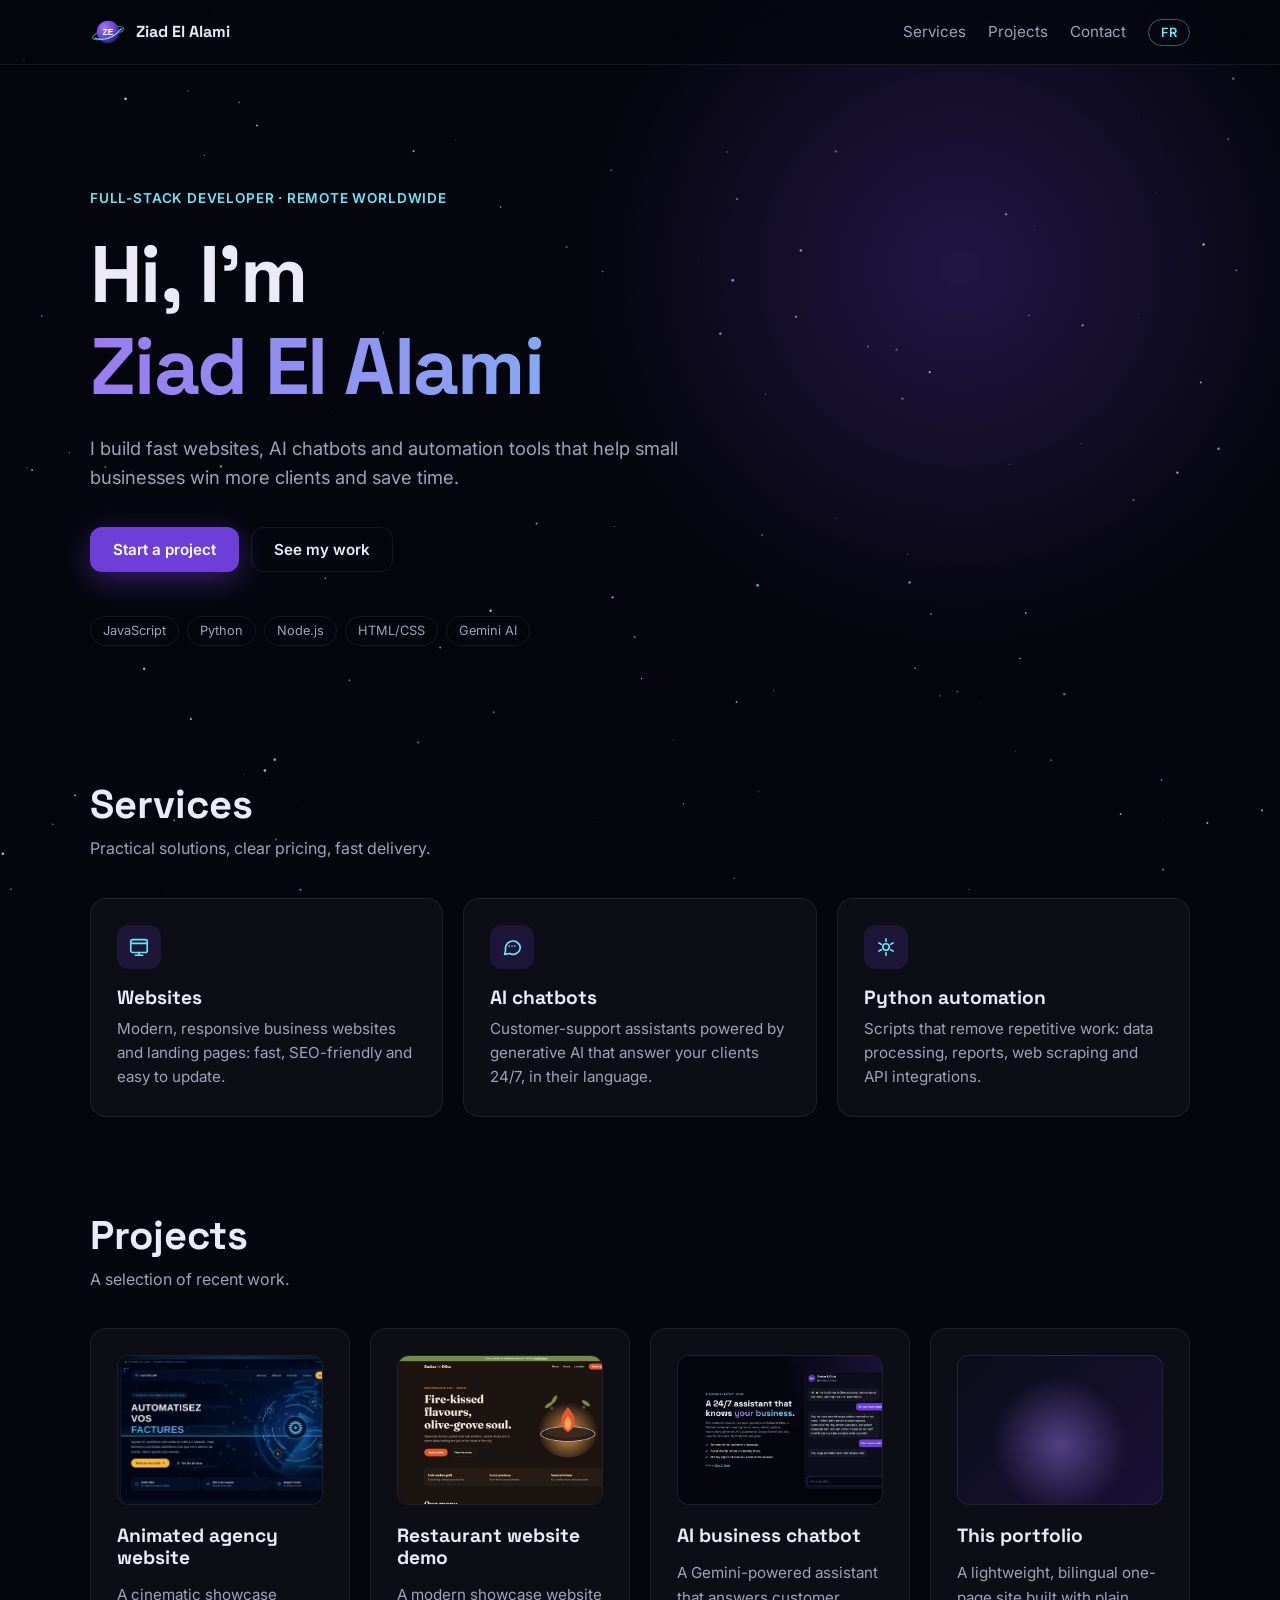
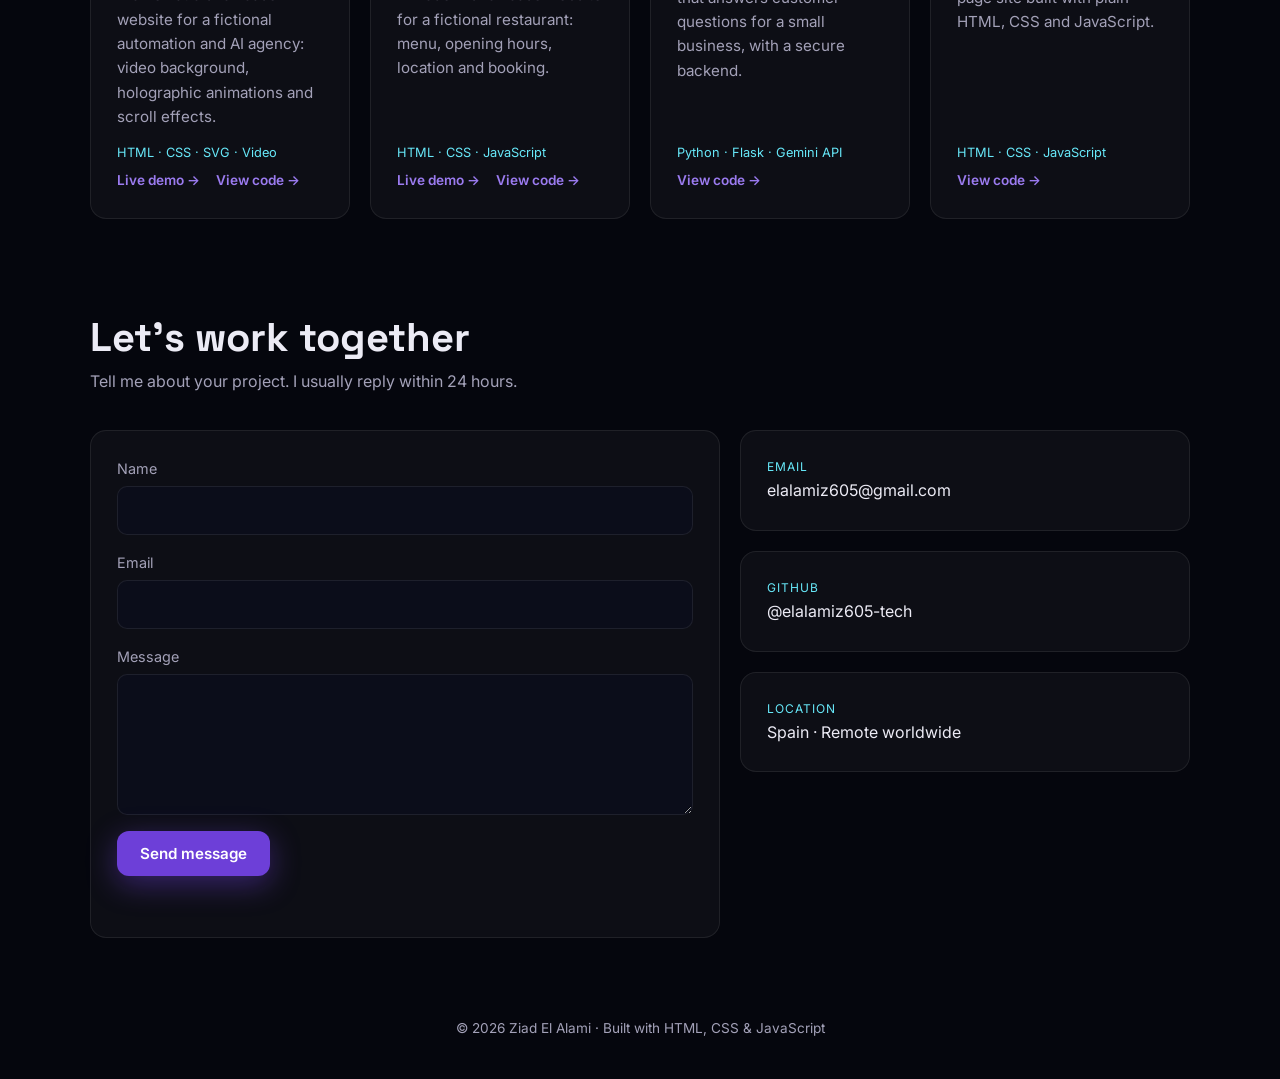
<file: index.html>
<!DOCTYPE html>
<html lang="en">
<head>
  <meta charset="UTF-8" />
  <meta name="viewport" content="width=device-width, initial-scale=1" />
  <title>Ziad El Alami · Full-Stack Developer</title>
  <meta name="description" content="Ziad El Alami, full-stack developer working remotely with clients worldwide. Websites, AI chatbots and Python automation for small businesses." />
  <meta name="theme-color" content="#05060D" />
  <meta property="og:title" content="Ziad El Alami · Full-Stack Developer" />
  <meta property="og:description" content="Websites, AI chatbots and Python automation for small businesses." />
  <meta property="og:url" content="https://elalamiz605-tech.github.io" />
  <link rel="icon" href="assets/logo.svg" type="image/svg+xml" />
  <link rel="preconnect" href="https://fonts.googleapis.com" />
  <link rel="preconnect" href="https://fonts.gstatic.com" crossorigin />
  <link href="https://fonts.googleapis.com/css2?family=Inter:wght@400;500;600&family=Space+Grotesk:wght@500;700&display=swap" rel="stylesheet" />
  <link rel="stylesheet" href="style.css" />
</head>
<body>
  <!-- Animated starfield background (drawn by script.js) -->
  <canvas id="stars" aria-hidden="true"></canvas>

  <header class="nav">
    <a href="#top" class="brand" aria-label="Home">
      <img src="assets/logo.svg" alt="" width="36" height="36" />
      <span>Ziad El Alami</span>
    </a>
    <nav>
      <a href="#services" data-i18n="nav.services">Services</a>
      <a href="#projects" data-i18n="nav.projects">Projects</a>
      <a href="#contact" data-i18n="nav.contact">Contact</a>
      <button id="lang-toggle" class="lang" type="button" aria-label="Switch language">FR</button>
    </nav>
  </header>

  <main id="top">
    <!-- HERO -->
    <section class="hero">
      <p class="eyebrow" data-i18n="hero.eyebrow">Full-Stack Developer · Remote worldwide</p>
      <h1>
        <span data-i18n="hero.hello">Hi, I'm</span>
        <span class="gradient">Ziad El Alami</span>
      </h1>
      <p class="lead" data-i18n="hero.tagline">
        I build fast websites, AI chatbots and automation tools that help small businesses win more clients and save time.
      </p>
      <div class="cta">
        <a href="#contact" class="btn primary" data-i18n="hero.cta1">Start a project</a>
        <a href="#projects" class="btn ghost" data-i18n="hero.cta2">See my work</a>
      </div>
      <ul class="stack" aria-label="Tech stack">
        <li>JavaScript</li><li>Python</li><li>Node.js</li><li>HTML/CSS</li><li>Gemini AI</li>
      </ul>
    </section>

    <!-- SERVICES -->
    <section id="services" class="section">
      <h2 data-i18n="services.title">Services</h2>
      <p class="sub" data-i18n="services.sub">Practical solutions, clear pricing, fast delivery.</p>
      <div class="grid three">
        <article class="card reveal">
          <div class="icon" aria-hidden="true">
            <svg viewBox="0 0 24 24"><rect x="3" y="4" width="18" height="14" rx="2"/><path d="M3 8h18M8 21h8M12 18v3"/></svg>
          </div>
          <h3 data-i18n="services.web.title">Websites</h3>
          <p data-i18n="services.web.text">Modern, responsive business websites and landing pages: fast, SEO-friendly and easy to update.</p>
        </article>
        <article class="card reveal">
          <div class="icon" aria-hidden="true">
            <svg viewBox="0 0 24 24"><path d="M21 12a8 8 0 0 1-11.6 7.1L4 20l1-4.6A8 8 0 1 1 21 12Z"/><path d="M9 11h.01M12 11h.01M15 11h.01"/></svg>
          </div>
          <h3 data-i18n="services.bot.title">AI chatbots</h3>
          <p data-i18n="services.bot.text">Customer-support assistants powered by generative AI that answer your clients 24/7, in their language.</p>
        </article>
        <article class="card reveal">
          <div class="icon" aria-hidden="true">
            <svg viewBox="0 0 24 24"><path d="M12 3v3M12 18v3M4.2 7.5l2.6 1.5M17.2 15l2.6 1.5M4.2 16.5 6.8 15M17.2 9l2.6-1.5"/><circle cx="12" cy="12" r="3.5"/></svg>
          </div>
          <h3 data-i18n="services.auto.title">Python automation</h3>
          <p data-i18n="services.auto.text">Scripts that remove repetitive work: data processing, reports, web scraping and API integrations.</p>
        </article>
      </div>
    </section>

    <!-- PROJECTS -->
    <section id="projects" class="section">
      <h2 data-i18n="projects.title">Projects</h2>
      <p class="sub" data-i18n="projects.sub">A selection of recent work.</p>
      <div class="grid three">
        <article class="card project reveal">
          <img class="thumb shot" src="assets/automation-agency.png" alt="Screenshot of the AutoFlow animated website with a holographic video background" loading="lazy" />
          <h3 data-i18n="projects.p4.title">Animated agency website</h3>
          <p data-i18n="projects.p4.text">A cinematic showcase website for a fictional automation and AI agency: video background, holographic animations and scroll effects.</p>
          <p class="tags">HTML · CSS · SVG · Video</p>
          <p class="links">
            <a class="link" href="https://elalamiz605-tech.github.io/automation-agency-demo/" target="_blank" rel="noopener" data-i18n="projects.demo">Live demo →</a>
            <a class="link" href="https://github.com/elalamiz605-tech/elalamiz605-tech.github.io/tree/main/automation-agency-demo" target="_blank" rel="noopener" data-i18n="projects.code">View code →</a>
          </p>
        </article>
        <article class="card project reveal">
          <img class="thumb shot" src="assets/restaurant.png" alt="Screenshot of the Ember &amp; Olive restaurant website" loading="lazy" />
          <h3 data-i18n="projects.p1.title">Restaurant website demo</h3>
          <p data-i18n="projects.p1.text">A modern showcase website for a fictional restaurant: menu, opening hours, location and booking.</p>
          <p class="tags">HTML · CSS · JavaScript</p>
          <p class="links">
            <a class="link" href="https://elalamiz605-tech.github.io/restaurant-website-demo/" target="_blank" rel="noopener" data-i18n="projects.demo">Live demo →</a>
            <a class="link" href="https://github.com/elalamiz605-tech/restaurant-website-demo" target="_blank" rel="noopener" data-i18n="projects.code">View code →</a>
          </p>
        </article>
        <article class="card project reveal">
          <img class="thumb shot" src="assets/chatbot.png" alt="Screenshot of the AI chatbot answering customer questions" loading="lazy" />
          <h3 data-i18n="projects.p2.title">AI business chatbot</h3>
          <p data-i18n="projects.p2.text">A Gemini-powered assistant that answers customer questions for a small business, with a secure backend.</p>
          <p class="tags">Python · Flask · Gemini API</p>
          <p class="links">
            <a class="link" href="https://github.com/elalamiz605-tech/ai-business-chatbot" target="_blank" rel="noopener" data-i18n="projects.code">View code →</a>
          </p>
        </article>
        <article class="card project reveal">
          <div class="thumb t3" aria-hidden="true"></div>
          <h3 data-i18n="projects.p3.title">This portfolio</h3>
          <p data-i18n="projects.p3.text">A lightweight, bilingual one-page site built with plain HTML, CSS and JavaScript.</p>
          <p class="tags">HTML · CSS · JavaScript</p>
          <a class="link" href="https://github.com/elalamiz605-tech/elalamiz605-tech.github.io" target="_blank" rel="noopener" data-i18n="projects.code">View code →</a>
        </article>
      </div>
    </section>

    <!-- CONTACT -->
    <section id="contact" class="section">
      <h2 data-i18n="contact.title">Let's work together</h2>
      <p class="sub" data-i18n="contact.sub">Tell me about your project. I usually reply within 24 hours.</p>
      <div class="contact-wrap">
        <!-- Simple form: opens the visitor's email app with the message pre-filled (no server, no data stored) -->
        <form id="contact-form" class="card form" novalidate>
          <label>
            <span data-i18n="contact.name">Name</span>
            <input type="text" name="name" required autocomplete="name" />
          </label>
          <label>
            <span data-i18n="contact.email">Email</span>
            <input type="email" name="email" required autocomplete="email" />
          </label>
          <label>
            <span data-i18n="contact.message">Message</span>
            <textarea name="message" rows="5" required></textarea>
          </label>
          <button type="submit" class="btn primary" data-i18n="contact.send">Send message</button>
          <p class="form-note" id="form-note" role="status"></p>
        </form>
        <div class="contact-info">
          <a class="card info" href="mailto:elalamiz605@gmail.com">
            <span class="label">Email</span>
            <span>elalamiz605@gmail.com</span>
          </a>
          <a class="card info" href="https://github.com/elalamiz605-tech" target="_blank" rel="noopener">
            <span class="label">GitHub</span>
            <span>@elalamiz605-tech</span>
          </a>
          <div class="card info">
            <span class="label" data-i18n="contact.location">Location</span>
            <span data-i18n="contact.city">Spain · Remote worldwide</span>
          </div>
        </div>
      </div>
    </section>
  </main>

  <footer class="footer">
    <p>© <span id="year"></span> Ziad El Alami · <span data-i18n="footer.made">Built with HTML, CSS & JavaScript</span></p>
  </footer>

  <script src="script.js"></script>
</body>
</html>
</file>
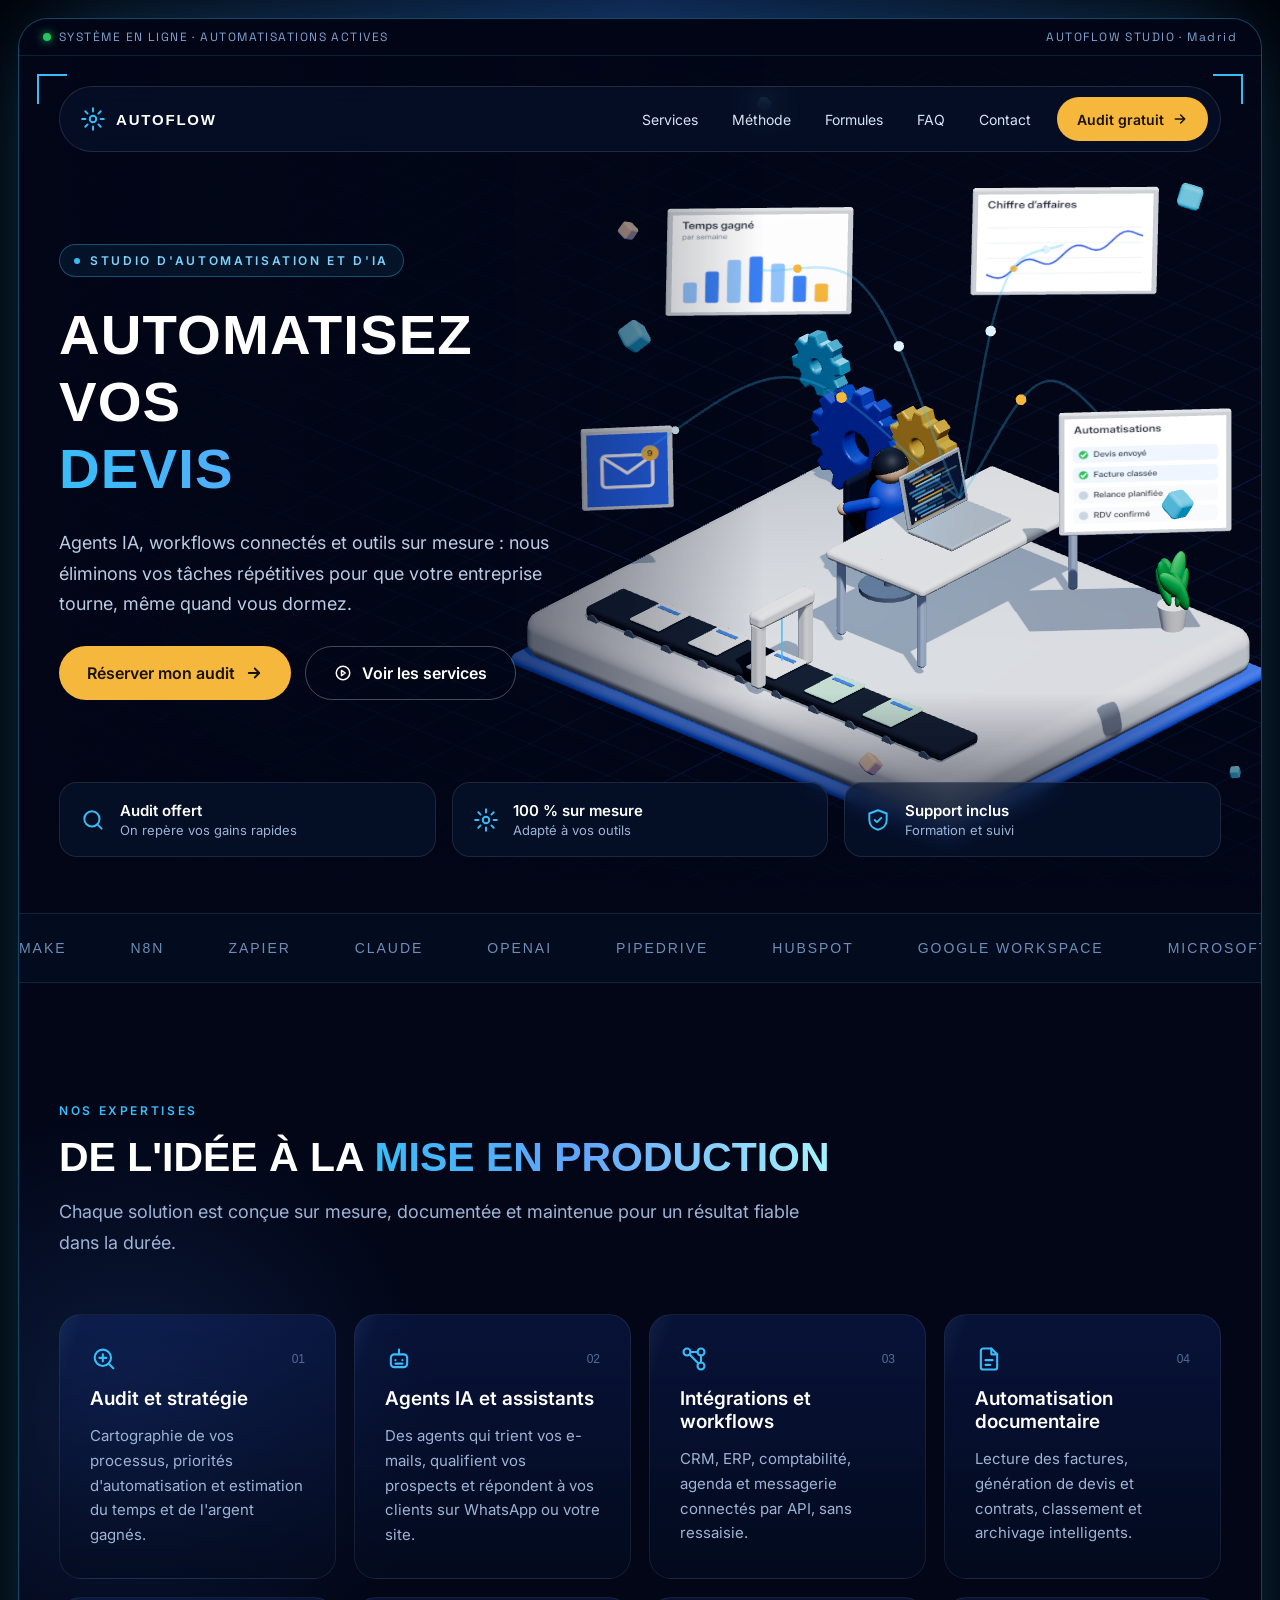
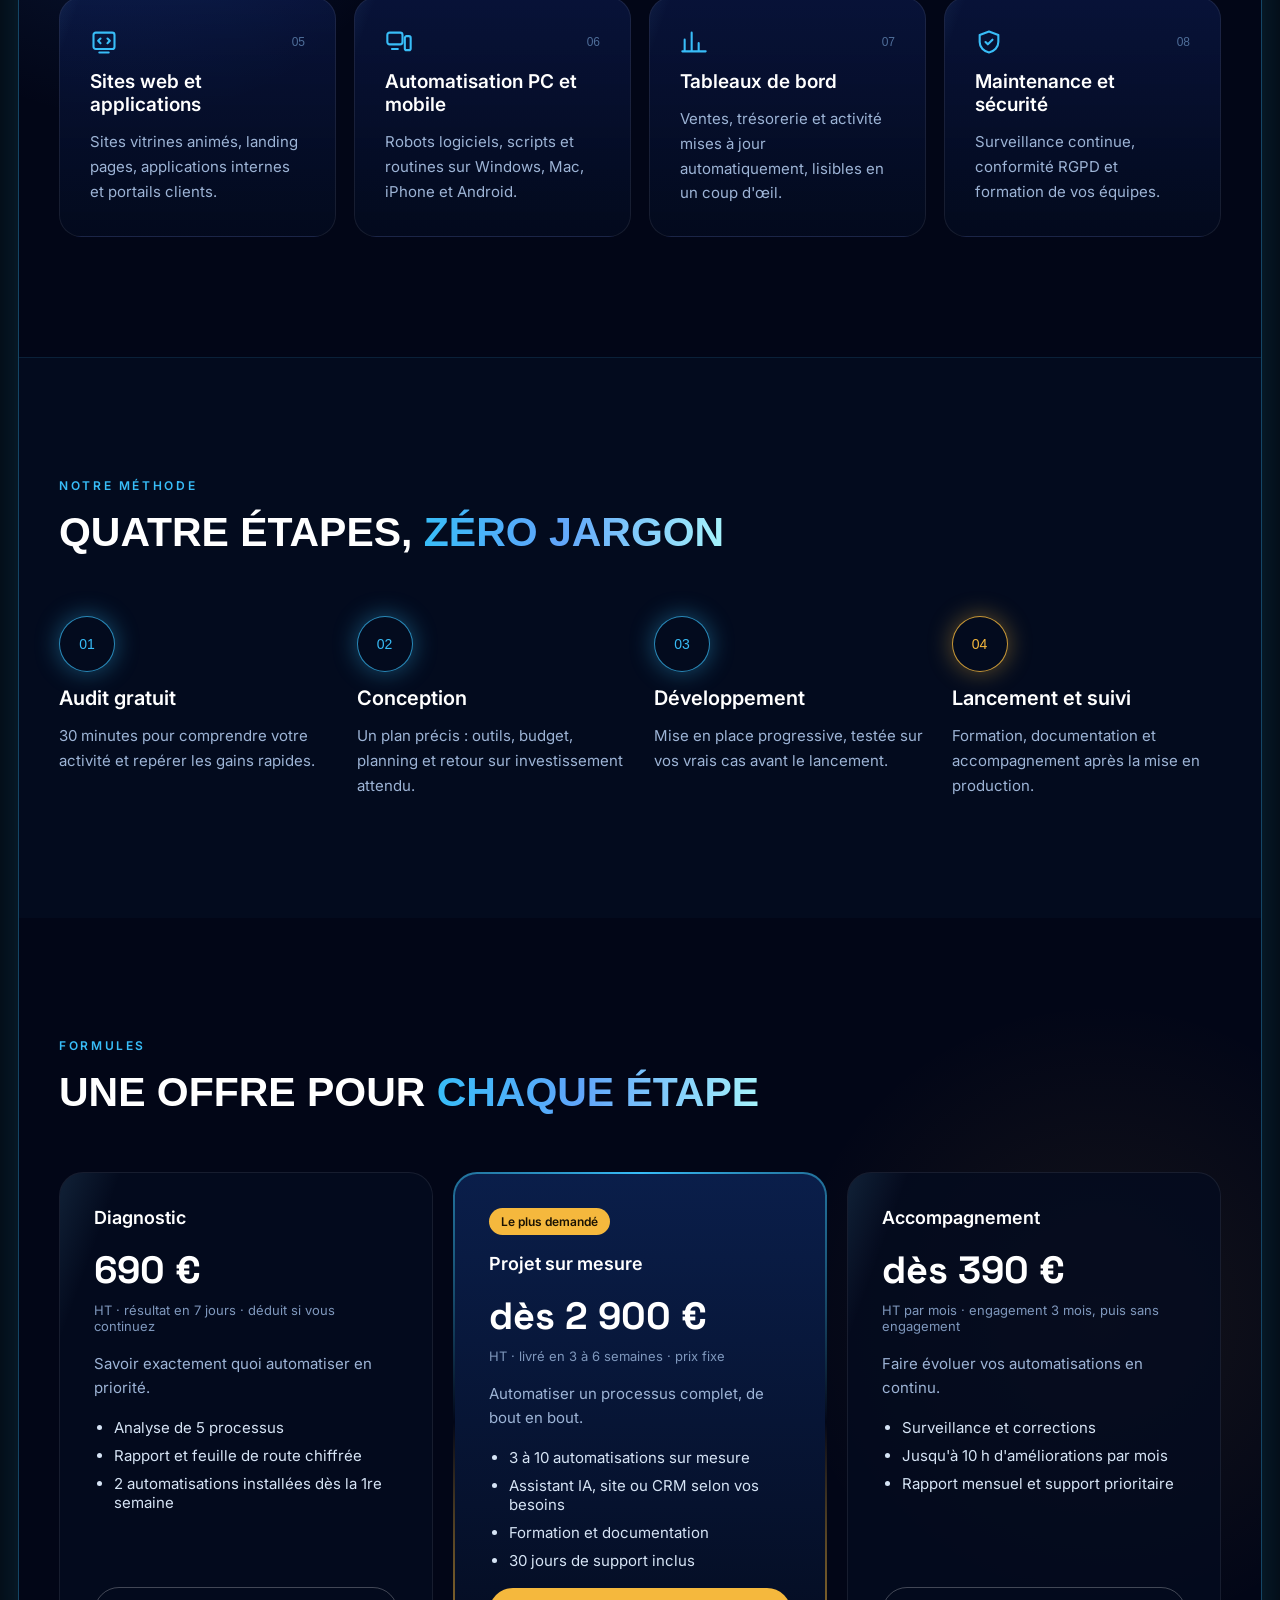
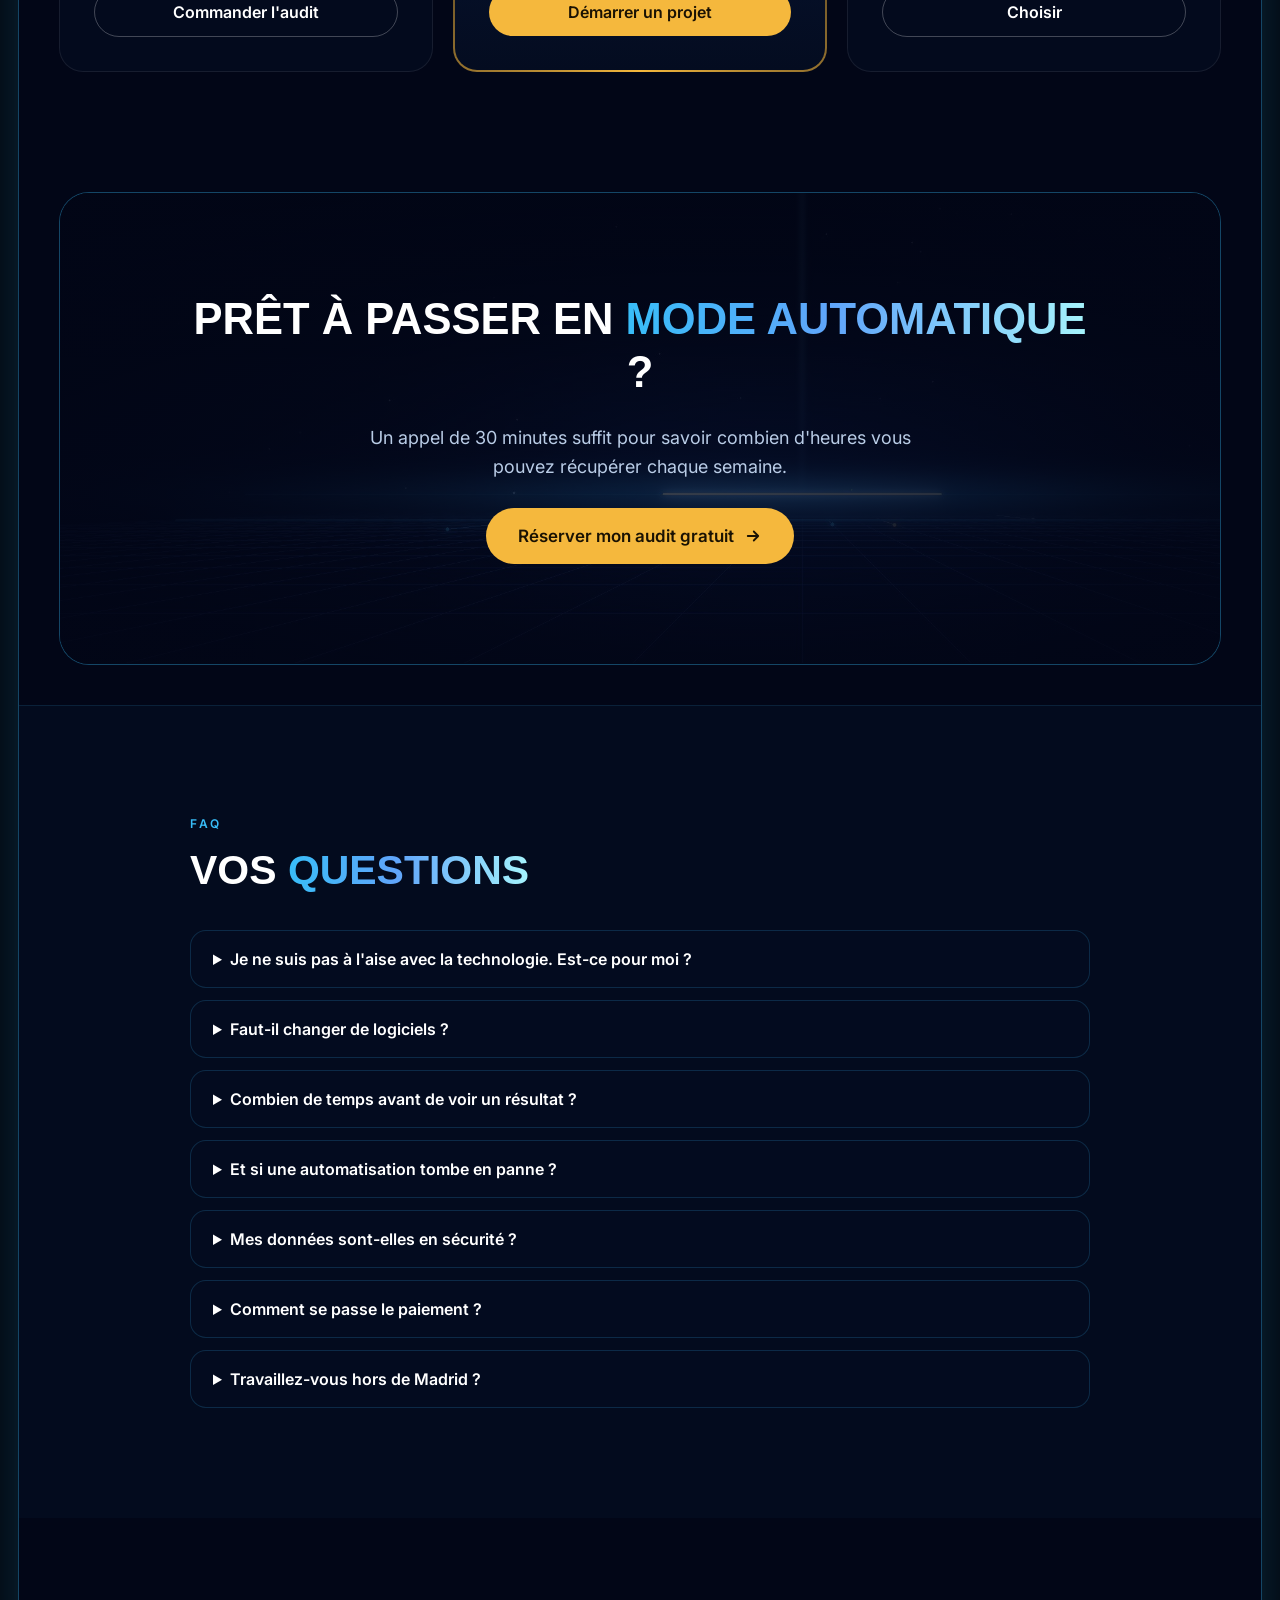
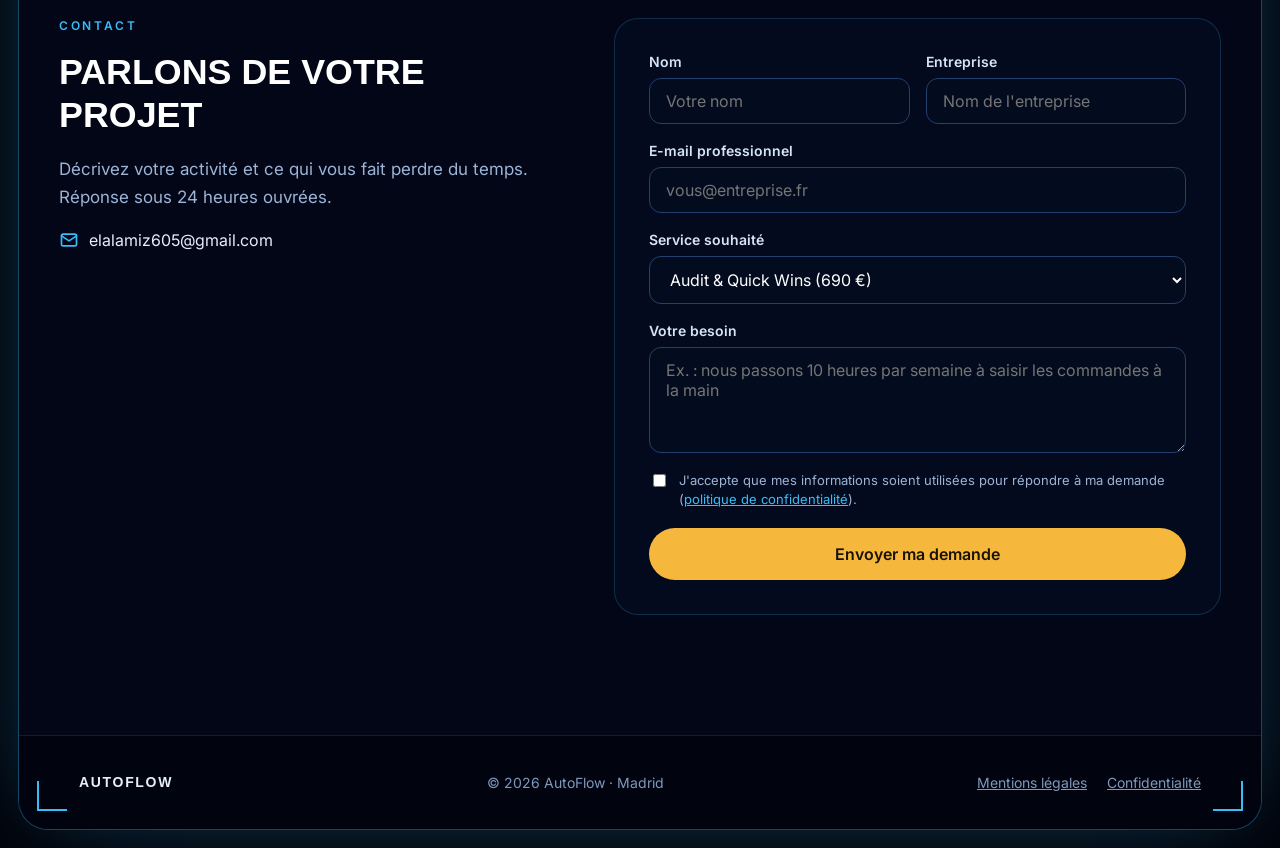
<file: automation-agency-demo/index.html>
<!doctype html>
<html lang="fr">
<head>
<meta charset="utf-8">
<meta name="viewport" content="width=device-width, initial-scale=1">
<title>AutoFlow – automatisation et IA pour entreprises (démo)</title>
<meta name="description" content="Démo de site vitrine animé pour une agence d'automatisation et d'IA fictive, réalisée par Ziad El Alami.">
<link rel="icon" href="../assets/logo.svg" type="image/svg+xml">
<link rel="preconnect" href="https://fonts.googleapis.com">
<link href="https://fonts.googleapis.com/css2?family=Inter:wght@400;500;600&amp;family=Syncopate:wght@400;700&amp;family=Space+Grotesk:wght@500;600;700&amp;display=swap" rel="stylesheet">
<style>
body{margin:0;background:#01030A}
a{color:#7DD3FC}a:hover{color:#BAE6FD}
@keyframes aj-up{from{opacity:0;transform:translateY(28px)}to{opacity:1;transform:none}}
@keyframes aj-spin{to{transform:rotate(360deg)}}
@keyframes aj-spinr{to{transform:rotate(-360deg)}}
@keyframes aj-glow{0%,100%{opacity:.45}50%{opacity:1}}
@keyframes aj-flow{to{stroke-dashoffset:-200}}
@keyframes aj-drift{from{transform:translateX(0)}to{transform:translateX(-50%)}}
@keyframes aj-scan{0%{transform:translateY(-10%);opacity:0}10%{opacity:1}90%{opacity:1}100%{transform:translateY(1100%);opacity:0}}
@keyframes aj-blink{0%,100%{opacity:1}50%{opacity:.25}}
@keyframes aj-words{0%,20%{transform:translateY(0)}25%,45%{transform:translateY(-1.15em)}50%,70%{transform:translateY(-2.3em)}75%,95%{transform:translateY(-3.45em)}100%{transform:translateY(-4.6em)}}
@keyframes aj-float{0%,100%{transform:translateY(0)}50%{transform:translateY(-14px)}}
@keyframes aj-line{from{transform:scaleX(0)}to{transform:scaleX(1)}}
@keyframes aj-shine{from{transform:translateX(-120%) skewX(-20deg)}to{transform:translateX(220%) skewX(-20deg)}}
.aj-in{opacity:0;animation:aj-up .9s cubic-bezier(.2,.7,.2,1) forwards}
.aj-rot{transform-box:fill-box;transform-origin:center;animation:aj-spin 20s linear infinite}
.aj-rotr{transform-box:fill-box;transform-origin:center;animation:aj-spinr 14s linear infinite}
.aj-glow{animation:aj-glow 3.5s ease-in-out infinite}
.aj-pulse{stroke-dasharray:4 16;animation:aj-flow 2.4s linear infinite}
.aj-marq{animation:aj-drift 34s linear infinite}
.aj-scan{animation:aj-scan 7s linear infinite}
.aj-blink{animation:aj-blink 1.6s ease-in-out infinite}
.aj-words{animation:aj-words 10s cubic-bezier(.7,0,.3,1) infinite}
.aj-float{animation:aj-float 6s ease-in-out infinite}
.aj-grad{background:linear-gradient(90deg,#38BDF8 0%,#60A5FA 45%,#A5F3FC 100%);-webkit-background-clip:text;background-clip:text;color:transparent}
.aj-card{position:relative;overflow:hidden;transition:transform .35s cubic-bezier(.2,.7,.2,1),border-color .35s,box-shadow .35s}
.aj-card::after{content:"";position:absolute;top:0;bottom:0;left:0;width:40%;background:linear-gradient(90deg,transparent,rgba(125,211,252,.14),transparent);transform:translateX(-120%) skewX(-20deg);pointer-events:none}
.aj-card:hover{transform:translateY(-6px);border-color:rgba(56,189,248,.6);box-shadow:0 24px 60px -24px rgba(56,189,248,.55)}
.aj-card:hover::after{animation:aj-shine .9s ease}
.aj-btn{transition:transform .25s,box-shadow .25s}
.aj-btn:hover{transform:translateY(-2px);box-shadow:0 0 34px rgba(245,184,61,.6)}
.aj-ghost{transition:background .25s,border-color .25s}
.aj-ghost:hover{background:rgba(56,189,248,.12);border-color:rgba(56,189,248,.7)}
@media (max-width: 900px){.aj-hide-sm{display:none !important}}
@media (max-width: 640px){.aj-hide-xs{display:none !important}}
@media (prefers-reduced-motion: reduce){.aj-in,.aj-rev,.aj-draw{opacity:1 !important;transform:none !important;animation:none !important}.aj-rot,.aj-rotr,.aj-glow,.aj-pulse,.aj-marq,.aj-scan,.aj-blink,.aj-words,.aj-float{animation:none !important}}
</style>
<script>document.documentElement.classList.add("js")</script>
<link rel="stylesheet" href="pro.css">
<style>.aj-in{width:100%}</style>
</head>
<body>
<div id="preloader" aria-hidden="true"><span class="pre-logo">AUTOFLOW</span><span id="pre-num">000</span><span class="pre-bar"><span></span></span><span class="pre-label">INITIALISATION DU SYSTÈME</span></div>
<div id="cursor-ring" aria-hidden="true"></div><div id="cursor-dot" aria-hidden="true"></div>
<div style="font-family: Inter, system-ui, sans-serif; color: #E6EEFA; background: radial-gradient(ellipse 80% 50% at 50% 0%, #0B1E46 0%, #01030A 60%); width: 100%; padding: 18px; box-sizing: border-box">

<div style="position: relative; border-radius: 30px; border: 1px solid rgba(56,189,248,.35); box-shadow: 0 0 0 1px rgba(255,255,255,.03) inset, 0 0 90px -30px rgba(56,189,248,.45); overflow: hidden; background: #020617">

<div style="position: relative; z-index: 4; display: flex; flex-wrap: wrap; justify-content: space-between; gap: 8px; padding: 10px 24px; font-family: 'Space Grotesk', sans-serif; font-size: 12px; letter-spacing: .12em; color: #7FA3CF; border-bottom: 1px solid rgba(56,189,248,.15); background: rgba(2,6,23,.75)">
<span style="display: flex; align-items: center; gap: 8px"><span class="aj-blink" style="width: 8px; height: 8px; border-radius: 50%; background: #22C55E; box-shadow: 0 0 10px #22C55E"></span>SYSTÈME EN LIGNE · AUTOMATISATIONS ACTIVES</span>
<span class="aj-hide-sm">AUTOFLOW STUDIO · Madrid</span>
</div>

<section id="accueil" style="position: relative; overflow: hidden; min-height: 820px; background: #020617">
<video id="hero-video" aria-hidden="true" src="hero.mp4" poster="poster.jpg" autoplay muted loop playsinline style="position: absolute; inset: 0; width: 100%; height: 100%; object-fit: cover; opacity: .9"></video>
<canvas id="scene3d" aria-hidden="true"></canvas>
<div aria-hidden="true" style="position: absolute; inset: 0; background: linear-gradient(90deg, rgba(2,6,23,.95) 0%, rgba(2,6,23,.6) 36%, rgba(2,6,23,0) 60%)" class="hero-shade"></div>
<div aria-hidden="true" style="position: absolute; left: 0; right: 0; bottom: 0; height: 220px; background: linear-gradient(180deg, rgba(2,6,23,0) 0%, #020617 100%)"></div>

<div aria-hidden="true" style="position: absolute; top: 18px; left: 18px; width: 28px; height: 28px; border-top: 2px solid #38BDF8; border-left: 2px solid #38BDF8"></div>
<div aria-hidden="true" style="position: absolute; top: 18px; right: 18px; width: 28px; height: 28px; border-top: 2px solid #38BDF8; border-right: 2px solid #38BDF8"></div>

<div style="position: relative; z-index: 3; max-width: 1280px; margin: 0 auto; padding: 30px 40px 0">
<header data-intro="nav" style="animation-delay: .05s; display: flex; flex-wrap: wrap; align-items: center; justify-content: space-between; gap: 16px; padding: 10px 12px 10px 20px; border-radius: 999px; background: rgba(8,20,48,.55); border: 1px solid rgba(255,255,255,.12); backdrop-filter: blur(14px)">
<a href="#accueil" style="display: flex; align-items: center; gap: 10px; text-decoration: none; color: #FFFFFF">
<svg aria-hidden="true" width="26" height="26" viewBox="0 0 24 24" fill="none" stroke="#38BDF8" stroke-width="1.8" stroke-linecap="round" stroke-linejoin="round"><circle cx="12" cy="12" r="3"></circle><path d="M12 2v3M12 19v3M2 12h3M19 12h3M4.9 4.9l2.1 2.1M17 17l2.1 2.1M4.9 19.1L7 17M17 7l2.1-2.1"></path></svg>
<span style="font-family: Syncopate, sans-serif; font-weight: 700; font-size: 15px; letter-spacing: .12em">AUTOFLOW</span>
</a>
<nav aria-label="Navigation principale" style="display: flex; flex-wrap: wrap; align-items: center; gap: 6px; font-size: 14px">
<a href="#services" class="aj-hide-xs" style="color: #D6E4F5; text-decoration: none; padding: 10px 14px">Services</a>
<a href="#methode" class="aj-hide-xs" style="color: #D6E4F5; text-decoration: none; padding: 10px 14px">Méthode</a>
<a href="#formules" class="aj-hide-xs" style="color: #D6E4F5; text-decoration: none; padding: 10px 14px">Formules</a>
<a href="#faq" class="aj-hide-xs" style="color: #D6E4F5; text-decoration: none; padding: 10px 14px">FAQ</a>
<a href="#contact" class="aj-hide-xs" style="color: #D6E4F5; text-decoration: none; padding: 10px 14px">Contact</a>
<a href="#contact" class="aj-btn" style="margin-left: 6px; background: #F5B83D; color: #1A1203; text-decoration: none; padding: 12px 20px; border-radius: 999px; font-weight: 600; min-height: 44px; box-sizing: border-box; display: inline-flex; align-items: center; gap: 8px">Audit gratuit <svg aria-hidden="true" width="16" height="16" viewBox="0 0 24 24" fill="none" stroke="#1A1203" stroke-width="2.4" stroke-linecap="round" stroke-linejoin="round"><path d="M5 12h14M13 6l6 6-6 6"></path></svg></a>
</nav>
</header>
</div>

<div style="position: relative; z-index: 2; max-width: 1280px; margin: 0 auto; padding: 50px 40px 40px; display: flex; flex-wrap: wrap; align-items: center; gap: 30px">

<div style="flex: 1 1 540px; display: flex; flex-direction: column; gap: 26px">
<span data-intro style="animation-delay: .15s; display: inline-flex; align-self: flex-start; align-items: center; gap: 10px; font-size: 12px; font-weight: 600; letter-spacing: .22em; color: #7DD3FC; padding: 8px 14px; border: 1px solid rgba(56,189,248,.35); border-radius: 999px; background: rgba(56,189,248,.08)"><span class="aj-blink" style="width: 6px; height: 6px; border-radius: 50%; background: #38BDF8"></span>STUDIO D'AUTOMATISATION ET D'IA</span>
<h1 aria-label="Automatisez vos devis, factures, relances et agendas" style="margin: 0; font-family: Syncopate, sans-serif; font-weight: 700; font-size: clamp(28px, 4.4vw, 58px); line-height: 1.15; letter-spacing: .02em; color: #FFFFFF">
<span aria-hidden="true" class="line"><span class="line-inner">AUTOMATISEZ</span></span>
<span aria-hidden="true" class="line"><span class="line-inner">VOS</span></span>
<span aria-hidden="true" class="line" style="height: 1.15em; padding-bottom: 0"><span class="line-inner">
<span class="aj-words aj-grad" style="display: flex; flex-direction: column; line-height: 1.15em"><span>DEVIS</span><span>FACTURES</span><span>RELANCES</span><span>AGENDAS</span><span>DEVIS</span></span>
</span></span>
</h1>
<p data-intro style="animation-delay: .65s; margin: 0; font-size: 18px; line-height: 1.7; color: #B9CCE6; max-width: 540px">Agents IA, workflows connectés et outils sur mesure : nous éliminons vos tâches répétitives pour que votre entreprise tourne, même quand vous dormez.</p>
<div data-intro style="animation-delay: .78s; display: flex; flex-wrap: wrap; gap: 14px">
<a href="#contact" class="aj-btn" style="background: #F5B83D; color: #1A1203; text-decoration: none; padding: 16px 28px; border-radius: 999px; font-weight: 600; font-size: 16px; min-height: 44px; box-sizing: border-box; display: inline-flex; align-items: center; gap: 10px">Réserver mon audit <svg aria-hidden="true" width="18" height="18" viewBox="0 0 24 24" fill="none" stroke="#1A1203" stroke-width="2.4" stroke-linecap="round" stroke-linejoin="round"><path d="M5 12h14M13 6l6 6-6 6"></path></svg></a>
<a href="#services" class="aj-ghost" style="color: #FFFFFF; text-decoration: none; padding: 16px 28px; border-radius: 999px; font-weight: 600; font-size: 16px; border: 1px solid rgba(255,255,255,.28); min-height: 44px; box-sizing: border-box; display: inline-flex; align-items: center; gap: 10px"><svg aria-hidden="true" width="18" height="18" viewBox="0 0 24 24" fill="none" stroke="#FFFFFF" stroke-width="2" stroke-linecap="round" stroke-linejoin="round"><circle cx="12" cy="12" r="9"></circle><path d="M10 8.5l5 3.5-5 3.5z"></path></svg>Voir les services</a>
</div>
</div>

<div id="hero-visual" data-intro-visual style="pointer-events: none; position: relative; flex: 1 1 420px; display: flex; justify-content: center; align-items: center; min-height: 540px">
<svg id="hud-fallback" class="aj-float" role="img" aria-label="Interface holographique animée d'automatisation" viewBox="0 0 520 520" style="width: 100%; max-width: 500px; height: auto; overflow: visible">
<defs>
<radialGradient id="ajCore" cx="50%" cy="50%" r="50%"><stop offset="0%" stop-color="#E0F7FF"></stop><stop offset="35%" stop-color="#38BDF8" stop-opacity=".9"></stop><stop offset="100%" stop-color="#1D4ED8" stop-opacity="0"></stop></radialGradient>
<radialGradient id="ajHalo" cx="50%" cy="50%" r="50%"><stop offset="0%" stop-color="#3B82F6" stop-opacity=".35"></stop><stop offset="100%" stop-color="#3B82F6" stop-opacity="0"></stop></radialGradient>
<linearGradient id="ajSweep" x1="0" y1="0" x2="1" y2="0"><stop offset="0%" stop-color="#38BDF8" stop-opacity="0"></stop><stop offset="100%" stop-color="#38BDF8" stop-opacity=".45"></stop></linearGradient>
</defs>
<circle class="aj-glow" cx="260" cy="260" r="255" fill="url(#ajHalo)"></circle>
<circle class="aj-rot" style="animation-duration: 60s" cx="260" cy="260" r="244" fill="none" stroke="#7DD3FC" stroke-opacity=".55" stroke-width="10" stroke-dasharray="1.2 11.6"></circle>
<circle cx="260" cy="260" r="232" fill="none" stroke="#38BDF8" stroke-opacity=".25" stroke-width="1"></circle>
<circle class="aj-rot" style="animation-duration: 16s" cx="260" cy="260" r="210" fill="none" stroke="#38BDF8" stroke-width="3" stroke-linecap="round" stroke-dasharray="160 60 70 50 40 80"></circle>
<circle class="aj-rotr" style="animation-duration: 24s" cx="260" cy="260" r="178" fill="none" stroke="#60A5FA" stroke-opacity=".7" stroke-width="1.5" stroke-dasharray="6 10"></circle>
<circle class="aj-rot" style="animation-duration: 9s" cx="260" cy="260" r="146" fill="none" stroke="#F5B83D" stroke-width="3" stroke-linecap="round" stroke-dasharray="70 850"></circle>
<circle class="aj-rotr" style="animation-duration: 12s" cx="260" cy="260" r="146" fill="none" stroke="#38BDF8" stroke-width="3" stroke-linecap="round" stroke-dasharray="120 160"></circle>
<g class="aj-rot" style="animation-duration: 5s"><path d="M260 260 L400 260 A140 140 0 0 0 381 190 Z" fill="url(#ajSweep)"></path></g>
<g class="aj-rot" style="animation-duration: 30s">
<g fill="none" stroke="#7DD3FC" stroke-width="1.5"><line class="aj-pulse" x1="260" y1="260" x2="260" y2="60"></line><line class="aj-pulse" x1="260" y1="260" x2="460" y2="260"></line><line class="aj-pulse" x1="260" y1="260" x2="260" y2="460"></line><line class="aj-pulse" x1="260" y1="260" x2="60" y2="260"></line></g>
<g class="aj-rotr" style="animation-duration: 30s"><circle cx="260" cy="60" r="26" fill="#071A3D" stroke="#38BDF8" stroke-width="1.5"></circle><path d="M248 66v-8M256 66v-14M264 66v-10M272 66v-17" stroke="#7DD3FC" stroke-width="3" stroke-linecap="round" fill="none"></path></g>
<g class="aj-rotr" style="animation-duration: 30s"><circle cx="460" cy="260" r="26" fill="#071A3D" stroke="#38BDF8" stroke-width="1.5"></circle><rect x="447" y="250" width="26" height="19" rx="3" fill="none" stroke="#7DD3FC" stroke-width="2"></rect><path d="M447 252l13 9 13-9" fill="none" stroke="#7DD3FC" stroke-width="2"></path></g>
<g class="aj-rotr" style="animation-duration: 30s"><circle cx="260" cy="460" r="26" fill="#071A3D" stroke="#F5B83D" stroke-width="1.5"></circle><path d="M263 446l-10 16h8l-2 12 10-16h-8z" fill="#F5B83D"></path></g>
<g class="aj-rotr" style="animation-duration: 30s"><circle cx="60" cy="260" r="26" fill="#071A3D" stroke="#38BDF8" stroke-width="1.5"></circle><rect x="48" y="252" width="24" height="18" rx="3" fill="none" stroke="#7DD3FC" stroke-width="2"></rect><path d="M53 250v-4h14v4" fill="none" stroke="#7DD3FC" stroke-width="2"></path></g>
</g>
<circle class="aj-glow" cx="260" cy="260" r="92" fill="url(#ajCore)"></circle>
<circle cx="260" cy="260" r="70" fill="#041431" stroke="#38BDF8" stroke-width="1.5"></circle>
<g class="aj-rot" style="animation-duration: 8s">
<circle cx="260" cy="260" r="36" fill="none" stroke="#7DD3FC" stroke-width="12" stroke-dasharray="8 6.14"></circle>
<circle cx="260" cy="260" r="28" fill="#041431" stroke="#7DD3FC" stroke-width="4"></circle>
<circle cx="260" cy="260" r="9" fill="#38BDF8"></circle>
</g>
</svg>
</div>
</div>

<div style="position: relative; z-index: 2; max-width: 1280px; margin: 0 auto; padding: 0 40px 56px">
<div data-intro style="animation-delay: .95s; display: grid; grid-template-columns: repeat(auto-fit, minmax(230px, 1fr)); gap: 16px">
<div style="display: flex; align-items: center; gap: 14px; padding: 18px 20px; border-radius: 18px; background: rgba(8,20,48,.6); border: 1px solid rgba(255,255,255,.1); backdrop-filter: blur(10px)">
<svg aria-hidden="true" width="26" height="26" viewBox="0 0 24 24" fill="none" stroke="#38BDF8" stroke-width="1.8" stroke-linecap="round" stroke-linejoin="round"><circle cx="11" cy="11" r="7"></circle><path d="M20 20l-4-4"></path></svg>
<span style="display: flex; flex-direction: column; gap: 2px"><span style="font-size: 15px; font-weight: 600; color: #FFFFFF">Audit offert</span><span style="font-size: 13px; color: #9DB4D6">On repère vos gains rapides</span></span>
</div>
<div style="display: flex; align-items: center; gap: 14px; padding: 18px 20px; border-radius: 18px; background: rgba(8,20,48,.6); border: 1px solid rgba(255,255,255,.1); backdrop-filter: blur(10px)">
<svg aria-hidden="true" width="26" height="26" viewBox="0 0 24 24" fill="none" stroke="#38BDF8" stroke-width="1.8" stroke-linecap="round" stroke-linejoin="round"><circle cx="12" cy="12" r="3"></circle><path d="M12 2v3M12 19v3M2 12h3M19 12h3M4.9 4.9l2.1 2.1M17 17l2.1 2.1M4.9 19.1L7 17M17 7l2.1-2.1"></path></svg>
<span style="display: flex; flex-direction: column; gap: 2px"><span style="font-size: 15px; font-weight: 600; color: #FFFFFF">100 % sur mesure</span><span style="font-size: 13px; color: #9DB4D6">Adapté à vos outils</span></span>
</div>
<div style="display: flex; align-items: center; gap: 14px; padding: 18px 20px; border-radius: 18px; background: rgba(8,20,48,.6); border: 1px solid rgba(255,255,255,.1); backdrop-filter: blur(10px)">
<svg aria-hidden="true" width="26" height="26" viewBox="0 0 24 24" fill="none" stroke="#38BDF8" stroke-width="1.8" stroke-linecap="round" stroke-linejoin="round"><path d="M12 3l8 3v6c0 4.5-3.4 8-8 9-4.6-1-8-4.5-8-9V6z"></path><path d="M9 12l2 2 4-4"></path></svg>
<span style="display: flex; flex-direction: column; gap: 2px"><span style="font-size: 15px; font-weight: 600; color: #FFFFFF">Support inclus</span><span style="font-size: 13px; color: #9DB4D6">Formation et suivi</span></span>
</div>
</div>
</div>
</section>

<section aria-label="Technologies" style="border-top: 1px solid rgba(56,189,248,.15); border-bottom: 1px solid rgba(56,189,248,.15); background: #030B1E; overflow: hidden">
<div class="aj-marq" style="display: flex; width: max-content; gap: 64px; padding: 26px 0; font-family: Syncopate, sans-serif; font-size: 14px; letter-spacing: .14em; color: #6E8DB8; white-space: nowrap">
<span>MAKE</span><span>N8N</span><span>ZAPIER</span><span>CLAUDE</span><span>OPENAI</span><span>PIPEDRIVE</span><span>HUBSPOT</span><span>GOOGLE WORKSPACE</span><span>MICROSOFT 365</span><span>WHATSAPP BUSINESS</span><span>NEXT.JS</span><span>VERCEL</span>
<span>MAKE</span><span>N8N</span><span>ZAPIER</span><span>CLAUDE</span><span>OPENAI</span><span>PIPEDRIVE</span><span>HUBSPOT</span><span>GOOGLE WORKSPACE</span><span>MICROSOFT 365</span><span>WHATSAPP BUSINESS</span><span>NEXT.JS</span><span>VERCEL</span>
</div>
</section>

<section id="services" style="position: relative; background: #020617">
<div aria-hidden="true" class="aj-glow" style="position: absolute; left: -200px; top: 120px; width: 620px; height: 620px; border-radius: 50%; background: radial-gradient(circle, rgba(59,130,246,.16) 0%, rgba(59,130,246,0) 70%)"></div>
<div style="position: relative; max-width: 1280px; margin: 0 auto; padding: 120px 40px; display: flex; flex-direction: column; gap: 56px">
<div data-reveal style="display: flex; flex-direction: column; gap: 16px; max-width: 780px">
<span style="font-size: 12px; font-weight: 600; letter-spacing: .22em; color: #38BDF8">NOS EXPERTISES</span>
<h2 style="margin: 0; font-family: Syncopate, sans-serif; font-weight: 700; font-size: clamp(24px, 3.2vw, 42px); line-height: 1.15; color: #FFFFFF">DE L'IDÉE À LA <span class="aj-grad">MISE EN PRODUCTION</span></h2>
<p style="margin: 0; font-size: 18px; line-height: 1.7; color: #9DB4D6">Chaque solution est conçue sur mesure, documentée et maintenue pour un résultat fiable dans la durée.</p>
</div>
<div style="display: grid; grid-template-columns: repeat(auto-fit, minmax(270px, 1fr)); gap: 18px">

<div class="aj-card" data-reveal="card" style="border: 1px solid rgba(255,255,255,.08); border-radius: 22px; padding: 30px; display: flex; flex-direction: column; gap: 14px; background: linear-gradient(180deg, rgba(30,64,175,.22) 0%, rgba(4,12,32,.7) 100%)">
<div style="display: flex; justify-content: space-between; align-items: center"><svg aria-hidden="true" width="28" height="28" viewBox="0 0 24 24" fill="none" stroke="#38BDF8" stroke-width="1.8" stroke-linecap="round" stroke-linejoin="round"><circle cx="11" cy="11" r="7"></circle><path d="M20 20l-4-4M8 11h6M11 8v6"></path></svg><span style="font-family: Syncopate, sans-serif; font-size: 12px; color: #4F6E99">01</span></div>
<h3 style="margin: 0; font-size: 19px; font-weight: 600; color: #FFFFFF">Audit et stratégie</h3>
<p style="margin: 0; font-size: 15px; line-height: 1.65; color: #9DB4D6">Cartographie de vos processus, priorités d'automatisation et estimation du temps et de l'argent gagnés.</p>
</div>
<div class="aj-card" data-reveal="card" style="border: 1px solid rgba(255,255,255,.08); border-radius: 22px; padding: 30px; display: flex; flex-direction: column; gap: 14px; background: linear-gradient(180deg, rgba(30,64,175,.22) 0%, rgba(4,12,32,.7) 100%)">
<div style="display: flex; justify-content: space-between; align-items: center"><svg aria-hidden="true" width="28" height="28" viewBox="0 0 24 24" fill="none" stroke="#38BDF8" stroke-width="1.8" stroke-linecap="round" stroke-linejoin="round"><rect x="5" y="8" width="14" height="11" rx="3"></rect><path d="M12 4v4M9 13h.01M15 13h.01M9 16h6"></path></svg><span style="font-family: Syncopate, sans-serif; font-size: 12px; color: #4F6E99">02</span></div>
<h3 style="margin: 0; font-size: 19px; font-weight: 600; color: #FFFFFF">Agents IA et assistants</h3>
<p style="margin: 0; font-size: 15px; line-height: 1.65; color: #9DB4D6">Des agents qui trient vos e-mails, qualifient vos prospects et répondent à vos clients sur WhatsApp ou votre site.</p>
</div>
<div class="aj-card" data-reveal="card" style="border: 1px solid rgba(255,255,255,.08); border-radius: 22px; padding: 30px; display: flex; flex-direction: column; gap: 14px; background: linear-gradient(180deg, rgba(30,64,175,.22) 0%, rgba(4,12,32,.7) 100%)">
<div style="display: flex; justify-content: space-between; align-items: center"><svg aria-hidden="true" width="28" height="28" viewBox="0 0 24 24" fill="none" stroke="#38BDF8" stroke-width="1.8" stroke-linecap="round" stroke-linejoin="round"><circle cx="6" cy="6" r="3"></circle><circle cx="18" cy="18" r="3"></circle><circle cx="18" cy="6" r="3"></circle><path d="M9 6h6M18 9v6M8.2 8.2l7.6 7.6"></path></svg><span style="font-family: Syncopate, sans-serif; font-size: 12px; color: #4F6E99">03</span></div>
<h3 style="margin: 0; font-size: 19px; font-weight: 600; color: #FFFFFF">Intégrations et workflows</h3>
<p style="margin: 0; font-size: 15px; line-height: 1.65; color: #9DB4D6">CRM, ERP, comptabilité, agenda et messagerie connectés par API, sans ressaisie.</p>
</div>
<div class="aj-card" data-reveal="card" style="border: 1px solid rgba(255,255,255,.08); border-radius: 22px; padding: 30px; display: flex; flex-direction: column; gap: 14px; background: linear-gradient(180deg, rgba(30,64,175,.22) 0%, rgba(4,12,32,.7) 100%)">
<div style="display: flex; justify-content: space-between; align-items: center"><svg aria-hidden="true" width="28" height="28" viewBox="0 0 24 24" fill="none" stroke="#38BDF8" stroke-width="1.8" stroke-linecap="round" stroke-linejoin="round"><path d="M14 3H7a2 2 0 0 0-2 2v14a2 2 0 0 0 2 2h10a2 2 0 0 0 2-2V8z"></path><path d="M14 3v5h5M9 13h6M9 17h4"></path></svg><span style="font-family: Syncopate, sans-serif; font-size: 12px; color: #4F6E99">04</span></div>
<h3 style="margin: 0; font-size: 19px; font-weight: 600; color: #FFFFFF">Automatisation documentaire</h3>
<p style="margin: 0; font-size: 15px; line-height: 1.65; color: #9DB4D6">Lecture des factures, génération de devis et contrats, classement et archivage intelligents.</p>
</div>
<div class="aj-card" data-reveal="card" style="border: 1px solid rgba(255,255,255,.08); border-radius: 22px; padding: 30px; display: flex; flex-direction: column; gap: 14px; background: linear-gradient(180deg, rgba(30,64,175,.22) 0%, rgba(4,12,32,.7) 100%)">
<div style="display: flex; justify-content: space-between; align-items: center"><svg aria-hidden="true" width="28" height="28" viewBox="0 0 24 24" fill="none" stroke="#38BDF8" stroke-width="1.8" stroke-linecap="round" stroke-linejoin="round"><rect x="3" y="4" width="18" height="14" rx="2"></rect><path d="M8 21h8M9 9l-2 2 2 2M15 9l2 2-2 2"></path></svg><span style="font-family: Syncopate, sans-serif; font-size: 12px; color: #4F6E99">05</span></div>
<h3 style="margin: 0; font-size: 19px; font-weight: 600; color: #FFFFFF">Sites web et applications</h3>
<p style="margin: 0; font-size: 15px; line-height: 1.65; color: #9DB4D6">Sites vitrines animés, landing pages, applications internes et portails clients.</p>
</div>
<div class="aj-card" data-reveal="card" style="border: 1px solid rgba(255,255,255,.08); border-radius: 22px; padding: 30px; display: flex; flex-direction: column; gap: 14px; background: linear-gradient(180deg, rgba(30,64,175,.22) 0%, rgba(4,12,32,.7) 100%)">
<div style="display: flex; justify-content: space-between; align-items: center"><svg aria-hidden="true" width="28" height="28" viewBox="0 0 24 24" fill="none" stroke="#38BDF8" stroke-width="1.8" stroke-linecap="round" stroke-linejoin="round"><rect x="2" y="4" width="13" height="10" rx="2"></rect><path d="M6 18h5"></path><rect x="17" y="7" width="5" height="12" rx="1.5"></rect></svg><span style="font-family: Syncopate, sans-serif; font-size: 12px; color: #4F6E99">06</span></div>
<h3 style="margin: 0; font-size: 19px; font-weight: 600; color: #FFFFFF">Automatisation PC et mobile</h3>
<p style="margin: 0; font-size: 15px; line-height: 1.65; color: #9DB4D6">Robots logiciels, scripts et routines sur Windows, Mac, iPhone et Android.</p>
</div>
<div class="aj-card" data-reveal="card" style="border: 1px solid rgba(255,255,255,.08); border-radius: 22px; padding: 30px; display: flex; flex-direction: column; gap: 14px; background: linear-gradient(180deg, rgba(30,64,175,.22) 0%, rgba(4,12,32,.7) 100%)">
<div style="display: flex; justify-content: space-between; align-items: center"><svg aria-hidden="true" width="28" height="28" viewBox="0 0 24 24" fill="none" stroke="#38BDF8" stroke-width="1.8" stroke-linecap="round" stroke-linejoin="round"><path d="M4 20V10M10 20V4M16 20v-7M22 20H2"></path></svg><span style="font-family: Syncopate, sans-serif; font-size: 12px; color: #4F6E99">07</span></div>
<h3 style="margin: 0; font-size: 19px; font-weight: 600; color: #FFFFFF">Tableaux de bord</h3>
<p style="margin: 0; font-size: 15px; line-height: 1.65; color: #9DB4D6">Ventes, trésorerie et activité mises à jour automatiquement, lisibles en un coup d'œil.</p>
</div>
<div class="aj-card" data-reveal="card" style="border: 1px solid rgba(255,255,255,.08); border-radius: 22px; padding: 30px; display: flex; flex-direction: column; gap: 14px; background: linear-gradient(180deg, rgba(30,64,175,.22) 0%, rgba(4,12,32,.7) 100%)">
<div style="display: flex; justify-content: space-between; align-items: center"><svg aria-hidden="true" width="28" height="28" viewBox="0 0 24 24" fill="none" stroke="#38BDF8" stroke-width="1.8" stroke-linecap="round" stroke-linejoin="round"><path d="M12 3l8 3v6c0 4.5-3.4 8-8 9-4.6-1-8-4.5-8-9V6z"></path><path d="M9 12l2 2 4-4"></path></svg><span style="font-family: Syncopate, sans-serif; font-size: 12px; color: #4F6E99">08</span></div>
<h3 style="margin: 0; font-size: 19px; font-weight: 600; color: #FFFFFF">Maintenance et sécurité</h3>
<p style="margin: 0; font-size: 15px; line-height: 1.65; color: #9DB4D6">Surveillance continue, conformité RGPD et formation de vos équipes.</p>
</div>

</div>
</div>
</section>

<section id="methode" style="background: #030B1E; border-top: 1px solid rgba(56,189,248,.12)">
<div style="max-width: 1280px; margin: 0 auto; padding: 120px 40px; display: flex; flex-direction: column; gap: 60px">
<div data-reveal style="display: flex; flex-direction: column; gap: 16px; max-width: 780px">
<span style="font-size: 12px; font-weight: 600; letter-spacing: .22em; color: #38BDF8">NOTRE MÉTHODE</span>
<h2 style="margin: 0; font-family: Syncopate, sans-serif; font-weight: 700; font-size: clamp(24px, 3.2vw, 42px); line-height: 1.15; color: #FFFFFF">QUATRE ÉTAPES, <span class="aj-grad">ZÉRO JARGON</span></h2>
</div>
<div style="position: relative">
<div aria-hidden="true" class="aj-draw aj-hide-sm" style="position: absolute; left: 27px; right: 27px; top: 27px; height: 2px; background: linear-gradient(90deg, #38BDF8, #60A5FA 70%, #F5B83D)"></div>
<div style="position: relative; display: grid; grid-template-columns: repeat(auto-fit, minmax(230px, 1fr)); gap: 28px">
<div data-reveal style="display: flex; flex-direction: column; gap: 14px">
<span style="width: 54px; height: 54px; border-radius: 50%; border: 1px solid rgba(56,189,248,.7); background: #030B1E; box-shadow: 0 0 24px rgba(56,189,248,.4); display: flex; align-items: center; justify-content: center; font-family: Syncopate, sans-serif; font-size: 14px; color: #38BDF8">01</span>
<h3 style="margin: 0; font-size: 20px; font-weight: 600; color: #FFFFFF">Audit gratuit</h3>
<p style="margin: 0; font-size: 15px; line-height: 1.65; color: #9DB4D6">30 minutes pour comprendre votre activité et repérer les gains rapides.</p>
</div>
<div data-reveal style="display: flex; flex-direction: column; gap: 14px">
<span style="width: 54px; height: 54px; border-radius: 50%; border: 1px solid rgba(56,189,248,.7); background: #030B1E; box-shadow: 0 0 24px rgba(56,189,248,.4); display: flex; align-items: center; justify-content: center; font-family: Syncopate, sans-serif; font-size: 14px; color: #38BDF8">02</span>
<h3 style="margin: 0; font-size: 20px; font-weight: 600; color: #FFFFFF">Conception</h3>
<p style="margin: 0; font-size: 15px; line-height: 1.65; color: #9DB4D6">Un plan précis : outils, budget, planning et retour sur investissement attendu.</p>
</div>
<div data-reveal style="display: flex; flex-direction: column; gap: 14px">
<span style="width: 54px; height: 54px; border-radius: 50%; border: 1px solid rgba(56,189,248,.7); background: #030B1E; box-shadow: 0 0 24px rgba(56,189,248,.4); display: flex; align-items: center; justify-content: center; font-family: Syncopate, sans-serif; font-size: 14px; color: #38BDF8">03</span>
<h3 style="margin: 0; font-size: 20px; font-weight: 600; color: #FFFFFF">Développement</h3>
<p style="margin: 0; font-size: 15px; line-height: 1.65; color: #9DB4D6">Mise en place progressive, testée sur vos vrais cas avant le lancement.</p>
</div>
<div data-reveal style="display: flex; flex-direction: column; gap: 14px">
<span style="width: 54px; height: 54px; border-radius: 50%; border: 1px solid rgba(245,184,61,.8); background: #030B1E; box-shadow: 0 0 24px rgba(245,184,61,.4); display: flex; align-items: center; justify-content: center; font-family: Syncopate, sans-serif; font-size: 14px; color: #F5B83D">04</span>
<h3 style="margin: 0; font-size: 20px; font-weight: 600; color: #FFFFFF">Lancement et suivi</h3>
<p style="margin: 0; font-size: 15px; line-height: 1.65; color: #9DB4D6">Formation, documentation et accompagnement après la mise en production.</p>
</div>
</div>
</div>
</div>
</section>

<section id="formules" style="position: relative; background: #020617">
<div aria-hidden="true" class="aj-glow" style="position: absolute; right: -160px; top: 80px; width: 640px; height: 640px; border-radius: 50%; background: radial-gradient(circle, rgba(245,184,61,.08) 0%, rgba(245,184,61,0) 70%)"></div>
<div style="position: relative; max-width: 1280px; margin: 0 auto; padding: 120px 40px; display: flex; flex-direction: column; gap: 56px">
<div data-reveal style="display: flex; flex-direction: column; gap: 16px; max-width: 780px">
<span style="font-size: 12px; font-weight: 600; letter-spacing: .22em; color: #38BDF8">FORMULES</span>
<h2 style="margin: 0; font-family: Syncopate, sans-serif; font-weight: 700; font-size: clamp(24px, 3.2vw, 42px); line-height: 1.15; color: #FFFFFF">UNE OFFRE POUR <span class="aj-grad">CHAQUE ÉTAPE</span></h2>
</div>
<div style="display: grid; grid-template-columns: repeat(auto-fit, minmax(290px, 1fr)); gap: 20px; align-items: stretch">
<div class="aj-card" data-reveal="card" style="border: 1px solid rgba(255,255,255,.08); border-radius: 24px; padding: 34px; display: flex; flex-direction: column; gap: 18px; background: rgba(4,12,32,.8)">
<h3 style="margin: 0; font-size: 18px; font-weight: 600; color: #FFFFFF">Diagnostic</h3>
<p style="margin: 0; font-family: 'Space Grotesk', sans-serif; font-size: 38px; font-weight: 700; color: #FFFFFF">690 €</p><p style="margin: -10px 0 0; font-size: 13px; color: #7F98BD">HT · résultat en 7 jours · déduit si vous continuez</p>
<p style="margin: 0; font-size: 15px; line-height: 1.6; color: #9DB4D6">Savoir exactement quoi automatiser en priorité.</p>
<ul style="margin: 0; padding-left: 20px; display: flex; flex-direction: column; gap: 9px; font-size: 15px; color: #D6E4F5"><li>Analyse de 5 processus</li><li>Rapport et feuille de route chiffrée</li><li>2 automatisations installées dès la 1re semaine</li></ul>
<a href="#contact" class="aj-ghost" style="margin-top: auto; text-align: center; border: 1px solid rgba(255,255,255,.25); color: #FFFFFF; text-decoration: none; padding: 14px 20px; border-radius: 999px; font-weight: 600; min-height: 44px; box-sizing: border-box">Commander l'audit</a>
</div>
<div data-reveal style="position: relative; overflow: hidden; border-radius: 24px; padding: 2px; display: flex">
<div aria-hidden="true" class="aj-rot" style="position: absolute; left: -50%; top: -50%; width: 200%; height: 200%; animation-duration: 6s; background: conic-gradient(from 0deg, #38BDF8, rgba(56,189,248,0) 25%, #F5B83D 50%, rgba(245,184,61,0) 75%, #38BDF8)"></div>
<div style="position: relative; flex: 1; border-radius: 22px; padding: 34px; display: flex; flex-direction: column; gap: 18px; background: linear-gradient(180deg, #0A1E4A 0%, #040C20 100%)">
<span style="align-self: flex-start; background: #F5B83D; color: #1A1203; font-size: 12px; font-weight: 600; padding: 6px 12px; border-radius: 999px">Le plus demandé</span>
<h3 style="margin: 0; font-size: 18px; font-weight: 600; color: #FFFFFF">Projet sur mesure</h3>
<p style="margin: 0; font-family: 'Space Grotesk', sans-serif; font-size: 38px; font-weight: 700; color: #FFFFFF">dès 2 900 €</p><p style="margin: -10px 0 0; font-size: 13px; color: #7F98BD">HT · livré en 3 à 6 semaines · prix fixe</p>
<p style="margin: 0; font-size: 15px; line-height: 1.6; color: #9DB4D6">Automatiser un processus complet, de bout en bout.</p>
<ul style="margin: 0; padding-left: 20px; display: flex; flex-direction: column; gap: 9px; font-size: 15px; color: #D6E4F5"><li>3 à 10 automatisations sur mesure</li><li>Assistant IA, site ou CRM selon vos besoins</li><li>Formation et documentation</li><li>30 jours de support inclus</li></ul>
<a href="#contact" class="aj-btn" style="margin-top: auto; text-align: center; background: #F5B83D; color: #1A1203; text-decoration: none; padding: 14px 20px; border-radius: 999px; font-weight: 600; min-height: 44px; box-sizing: border-box">Démarrer un projet</a>
</div>
</div>
<div class="aj-card" data-reveal="card" style="border: 1px solid rgba(255,255,255,.08); border-radius: 24px; padding: 34px; display: flex; flex-direction: column; gap: 18px; background: rgba(4,12,32,.8)">
<h3 style="margin: 0; font-size: 18px; font-weight: 600; color: #FFFFFF">Accompagnement</h3>
<p style="margin: 0; font-family: 'Space Grotesk', sans-serif; font-size: 38px; font-weight: 700; color: #FFFFFF">dès 390 €</p><p style="margin: -10px 0 0; font-size: 13px; color: #7F98BD">HT par mois · engagement 3 mois, puis sans engagement</p>
<p style="margin: 0; font-size: 15px; line-height: 1.6; color: #9DB4D6">Faire évoluer vos automatisations en continu.</p>
<ul style="margin: 0; padding-left: 20px; display: flex; flex-direction: column; gap: 9px; font-size: 15px; color: #D6E4F5"><li>Surveillance et corrections</li><li>Jusqu'à 10 h d'améliorations par mois</li><li>Rapport mensuel et support prioritaire</li></ul>
<a href="#contact" class="aj-ghost" style="margin-top: auto; text-align: center; border: 1px solid rgba(255,255,255,.25); color: #FFFFFF; text-decoration: none; padding: 14px 20px; border-radius: 999px; font-weight: 600; min-height: 44px; box-sizing: border-box">Choisir</a>
</div>
</div>
</div>
</section>

<section aria-label="Appel à l'action" style="padding: 0 40px 40px; background: #020617">
<div data-reveal style="position: relative; overflow: hidden; max-width: 1200px; margin: 0 auto; border-radius: 30px; border: 1px solid rgba(56,189,248,.35); padding: 100px 32px; display: flex; flex-direction: column; align-items: center; gap: 26px; text-align: center; background: #020617">
<video aria-hidden="true" src="hero.mp4" poster="poster.jpg" autoplay muted loop playsinline style="position: absolute; inset: 0; width: 100%; height: 100%; object-fit: cover; opacity: .55"></video>
<div aria-hidden="true" style="position: absolute; inset: 0; background: radial-gradient(ellipse 70% 90% at 50% 50%, rgba(2,6,23,.55) 0%, rgba(2,6,23,.92) 100%)"></div>
<h2 style="position: relative; margin: 0; font-family: Syncopate, sans-serif; font-weight: 700; font-size: clamp(22px, 3.4vw, 44px); line-height: 1.2; color: #FFFFFF; max-width: 900px">PRÊT À PASSER EN <span class="aj-grad">MODE AUTOMATIQUE</span> ?</h2>
<p style="position: relative; margin: 0; font-size: 18px; line-height: 1.6; color: #B9CCE6; max-width: 560px">Un appel de 30 minutes suffit pour savoir combien d'heures vous pouvez récupérer chaque semaine.</p>
<a href="#contact" class="aj-btn" style="position: relative; background: #F5B83D; color: #1A1203; text-decoration: none; padding: 18px 32px; border-radius: 999px; font-weight: 600; font-size: 17px; min-height: 44px; box-sizing: border-box; display: inline-flex; align-items: center; gap: 10px">Réserver mon audit gratuit <svg aria-hidden="true" width="18" height="18" viewBox="0 0 24 24" fill="none" stroke="#1A1203" stroke-width="2.4" stroke-linecap="round" stroke-linejoin="round"><path d="M5 12h14M13 6l6 6-6 6"></path></svg></a>
</div>
</section>

<section id="faq" style="background: #030B1E; border-top: 1px solid rgba(56,189,248,.12)">
<div style="max-width: 900px; margin: 0 auto; padding: 110px 40px; display: flex; flex-direction: column; gap: 36px">
<div data-reveal style="display: flex; flex-direction: column; gap: 16px">
<span style="font-size: 12px; font-weight: 600; letter-spacing: .22em; color: #38BDF8">FAQ</span>
<h2 style="margin: 0; font-family: Syncopate, sans-serif; font-weight: 700; font-size: clamp(24px, 3.2vw, 42px); line-height: 1.15; color: #FFFFFF">VOS <span class="aj-grad">QUESTIONS</span></h2>
</div>
<div data-reveal style="display: flex; flex-direction: column; gap: 12px"><details style="border:1px solid rgba(56,189,248,.18);border-radius:16px;padding:18px 22px;background:rgba(4,12,32,.8)"><summary style="cursor:pointer;font-weight:600;font-size:16px;color:#FFFFFF">Je ne suis pas à l'aise avec la technologie. Est-ce pour moi ?</summary><p style="margin:12px 0 0;font-size:15px;line-height:1.6;color:#9DB4D6">Oui. Vous n'avez rien à paramétrer : on installe tout, on forme votre équipe en une heure et on vous laisse une fiche d'une page.</p></details><details style="border:1px solid rgba(56,189,248,.18);border-radius:16px;padding:18px 22px;background:rgba(4,12,32,.8)"><summary style="cursor:pointer;font-weight:600;font-size:16px;color:#FFFFFF">Faut-il changer de logiciels ?</summary><p style="margin:12px 0 0;font-size:15px;line-height:1.6;color:#9DB4D6">Rarement. On connecte d'abord les outils que vous utilisez déjà (Gmail, Excel, WhatsApp, votre logiciel de facturation).</p></details><details style="border:1px solid rgba(56,189,248,.18);border-radius:16px;padding:18px 22px;background:rgba(4,12,32,.8)"><summary style="cursor:pointer;font-weight:600;font-size:16px;color:#FFFFFF">Combien de temps avant de voir un résultat ?</summary><p style="margin:12px 0 0;font-size:15px;line-height:1.6;color:#9DB4D6">Les premières automatisations tournent en 7 jours avec l'audit. Un projet complet prend 3 à 6 semaines.</p></details><details style="border:1px solid rgba(56,189,248,.18);border-radius:16px;padding:18px 22px;background:rgba(4,12,32,.8)"><summary style="cursor:pointer;font-weight:600;font-size:16px;color:#FFFFFF">Et si une automatisation tombe en panne ?</summary><p style="margin:12px 0 0;font-size:15px;line-height:1.6;color:#9DB4D6">Chaque automatisation envoie une alerte en cas d'erreur. Avec l'accompagnement, on corrige sous 1 à 2 jours ouvrés.</p></details><details style="border:1px solid rgba(56,189,248,.18);border-radius:16px;padding:18px 22px;background:rgba(4,12,32,.8)"><summary style="cursor:pointer;font-weight:600;font-size:16px;color:#FFFFFF">Mes données sont-elles en sécurité ?</summary><p style="margin:12px 0 0;font-size:15px;line-height:1.6;color:#9DB4D6">Les comptes sont ouverts à votre nom, vous restez propriétaire de vos données, on privilégie les serveurs européens et on signe un accord de traitement conforme au RGPD.</p></details><details style="border:1px solid rgba(56,189,248,.18);border-radius:16px;padding:18px 22px;background:rgba(4,12,32,.8)"><summary style="cursor:pointer;font-weight:600;font-size:16px;color:#FFFFFF">Comment se passe le paiement ?</summary><p style="margin:12px 0 0;font-size:15px;line-height:1.6;color:#9DB4D6">Audit : payé à la commande. Projet : 50 % au démarrage, 50 % à la livraison. Les abonnements logiciels (souvent 20 à 100 € par mois) sont à votre nom.</p></details><details style="border:1px solid rgba(56,189,248,.18);border-radius:16px;padding:18px 22px;background:rgba(4,12,32,.8)"><summary style="cursor:pointer;font-weight:600;font-size:16px;color:#FFFFFF">Travaillez-vous hors de Madrid ?</summary><p style="margin:12px 0 0;font-size:15px;line-height:1.6;color:#9DB4D6">Oui, tout se fait à distance, en français ou en espagnol, en France, en Espagne et en Belgique.</p></details></div>
</div>
</section>

<section id="contact" style="background: #020617">
<div style="max-width: 1280px; margin: 0 auto; padding: 100px 40px 120px; display: flex; flex-wrap: wrap; gap: 48px">
<div data-reveal style="flex: 1 1 360px; display: flex; flex-direction: column; gap: 18px">
<span style="font-size: 12px; font-weight: 600; letter-spacing: .22em; color: #38BDF8">CONTACT</span>
<h2 style="margin: 0; font-family: Syncopate, sans-serif; font-weight: 700; font-size: clamp(22px, 2.8vw, 36px); line-height: 1.2; color: #FFFFFF">PARLONS DE VOTRE PROJET</h2>
<p style="margin: 0; font-size: 17px; line-height: 1.7; color: #9DB4D6">Décrivez votre activité et ce qui vous fait perdre du temps. Réponse sous 24 heures ouvrées.</p>
<div style="display: flex; flex-direction: column; gap: 12px; font-size: 16px">
<a href="mailto:elalamiz605@gmail.com" style="color: #E6EEFA; text-decoration: none; display: flex; align-items: center; gap: 10px"><svg aria-hidden="true" width="20" height="20" viewBox="0 0 24 24" fill="none" stroke="#38BDF8" stroke-width="2" stroke-linecap="round" stroke-linejoin="round"><rect x="3" y="5" width="18" height="14" rx="2"></rect><path d="M3 7l9 6 9-6"></path></svg>elalamiz605@gmail.com</a>
</div>
</div>
<form data-reveal action="https://formsubmit.co/elalamiz605@gmail.com" method="POST" style="flex: 1 1 min(460px, 100%); min-width: 0; box-sizing: border-box; background: rgba(4,12,32,.85); border: 1px solid rgba(56,189,248,.2); border-radius: 24px; padding: 34px; display: flex; flex-direction: column; gap: 18px">
<input type="hidden" name="_subject" value="Nouvelle demande AutoFlow"><input type="hidden" name="_template" value="table"><input type="hidden" name="_next" value="https://elalamiz605-tech.github.io/automation-agency-demo/merci.html"><input type="text" name="_honey" style="display:none" tabindex="-1" autocomplete="off">
<div style="display: flex; flex-wrap: wrap; gap: 16px">
<div style="flex: 1 1 180px; min-width: 0; display: flex; flex-direction: column; gap: 8px">
<label for="aj-nom" style="font-size: 14px; font-weight: 600; color: #D6E4F5">Nom</label>
<input id="aj-nom" class="aj-in" name="nom" required type="text" placeholder="Votre nom" style="font: inherit; font-size: 16px; padding: 12px 16px; border: 1px solid #23406E; border-radius: 12px; min-height: 44px; box-sizing: border-box; background: #030B1E; color: #FFFFFF">
</div>
<div style="flex: 1 1 180px; min-width: 0; display: flex; flex-direction: column; gap: 8px">
<label for="aj-entreprise" style="font-size: 14px; font-weight: 600; color: #D6E4F5">Entreprise</label>
<input id="aj-entreprise" class="aj-in" name="entreprise" type="text" placeholder="Nom de l'entreprise" style="font: inherit; font-size: 16px; padding: 12px 16px; border: 1px solid #23406E; border-radius: 12px; min-height: 44px; box-sizing: border-box; background: #030B1E; color: #FFFFFF">
</div>
</div>
<div style="display: flex; flex-direction: column; gap: 8px">
<label for="aj-email" style="font-size: 14px; font-weight: 600; color: #D6E4F5">E-mail professionnel</label>
<input id="aj-email" name="email" required type="email" placeholder="vous@entreprise.fr" style="font: inherit; font-size: 16px; padding: 12px 16px; border: 1px solid #23406E; border-radius: 12px; min-height: 44px; box-sizing: border-box; background: #030B1E; color: #FFFFFF">
</div>
<div style="display: flex; flex-direction: column; gap: 8px">
<label for="aj-service" style="font-size: 14px; font-weight: 600; color: #D6E4F5">Service souhaité</label>
<select id="aj-service" name="service" style="font: inherit; font-size: 16px; padding: 12px 16px; border: 1px solid #23406E; border-radius: 12px; min-height: 44px; box-sizing: border-box; background: #030B1E; color: #FFFFFF">
<option>Audit &amp; Quick Wins (690 €)</option><option>Projet sur mesure (dès 2 900 €)</option><option>Accompagnement mensuel (dès 390 €/mois)</option><option>Audit et stratégie</option><option>Agent IA ou chatbot</option><option>Intégrations et workflows</option><option>Automatisation documentaire</option><option>Site web ou application</option><option>Automatisation PC et mobile</option><option>Tableau de bord</option><option>Je ne sais pas encore</option>
</select>
</div>
<div style="display: flex; flex-direction: column; gap: 8px">
<label for="aj-besoin" style="font-size: 14px; font-weight: 600; color: #D6E4F5">Votre besoin</label>
<textarea id="aj-besoin" name="besoin" rows="4" placeholder="Ex. : nous passons 10 heures par semaine à saisir les commandes à la main" style="font: inherit; font-size: 16px; padding: 12px 16px; border: 1px solid #23406E; border-radius: 12px; resize: vertical; background: #030B1E; color: #FFFFFF"></textarea>
</div>
<label style="display:flex;gap:10px;align-items:flex-start;font-size:13px;line-height:1.5;color:#9DB4D6"><input type="checkbox" required style="margin-top:3px;accent-color:#38BDF8"><span>J'accepte que mes informations soient utilisées pour répondre à ma demande (<a href="confidentialite.html" style="color:#38BDF8">politique de confidentialité</a>).</span></label>
<button type="submit" class="aj-btn" style="font: inherit; background: #F5B83D; color: #1A1203; border: none; border-radius: 999px; padding: 16px 24px; font-size: 16px; font-weight: 600; cursor: pointer; min-height: 44px">Envoyer ma demande</button>
</form>
</div>
</section>

<footer style="position: relative; background: #01040F; border-top: 1px solid rgba(56,189,248,.15)">
<div aria-hidden="true" style="position: absolute; bottom: 18px; left: 18px; width: 28px; height: 28px; border-bottom: 2px solid #38BDF8; border-left: 2px solid #38BDF8"></div>
<div aria-hidden="true" style="position: absolute; bottom: 18px; right: 18px; width: 28px; height: 28px; border-bottom: 2px solid #38BDF8; border-right: 2px solid #38BDF8"></div>
<div style="max-width: 1280px; margin: 0 auto; padding: 38px 60px; display: flex; flex-wrap: wrap; justify-content: space-between; align-items: center; gap: 16px; font-size: 14px; color: #7F98BD">
<span style="font-family: Syncopate, sans-serif; font-weight: 700; letter-spacing: .12em; color: #E6EEFA">AUTOFLOW</span>
<span>© 2026 AutoFlow · Madrid</span>
<div style="display: flex; flex-wrap: wrap; gap: 20px">
<a href="mentions-legales.html" style="color: #7F98BD">Mentions légales</a>
<a href="confidentialite.html" style="color: #7F98BD">Confidentialité</a>
</div>
</div>
</footer>

</div>
</div>
<script src="vendor/gsap.min.js"></script>
<script src="vendor/ScrollTrigger.min.js"></script>
<script src="vendor/lenis.min.js"></script>
<script type="importmap">{"imports":{"three":"./vendor/three.module.min.js"}}</script>
<script type="module" src="main.js"></script>
</body>
</html>
</file>
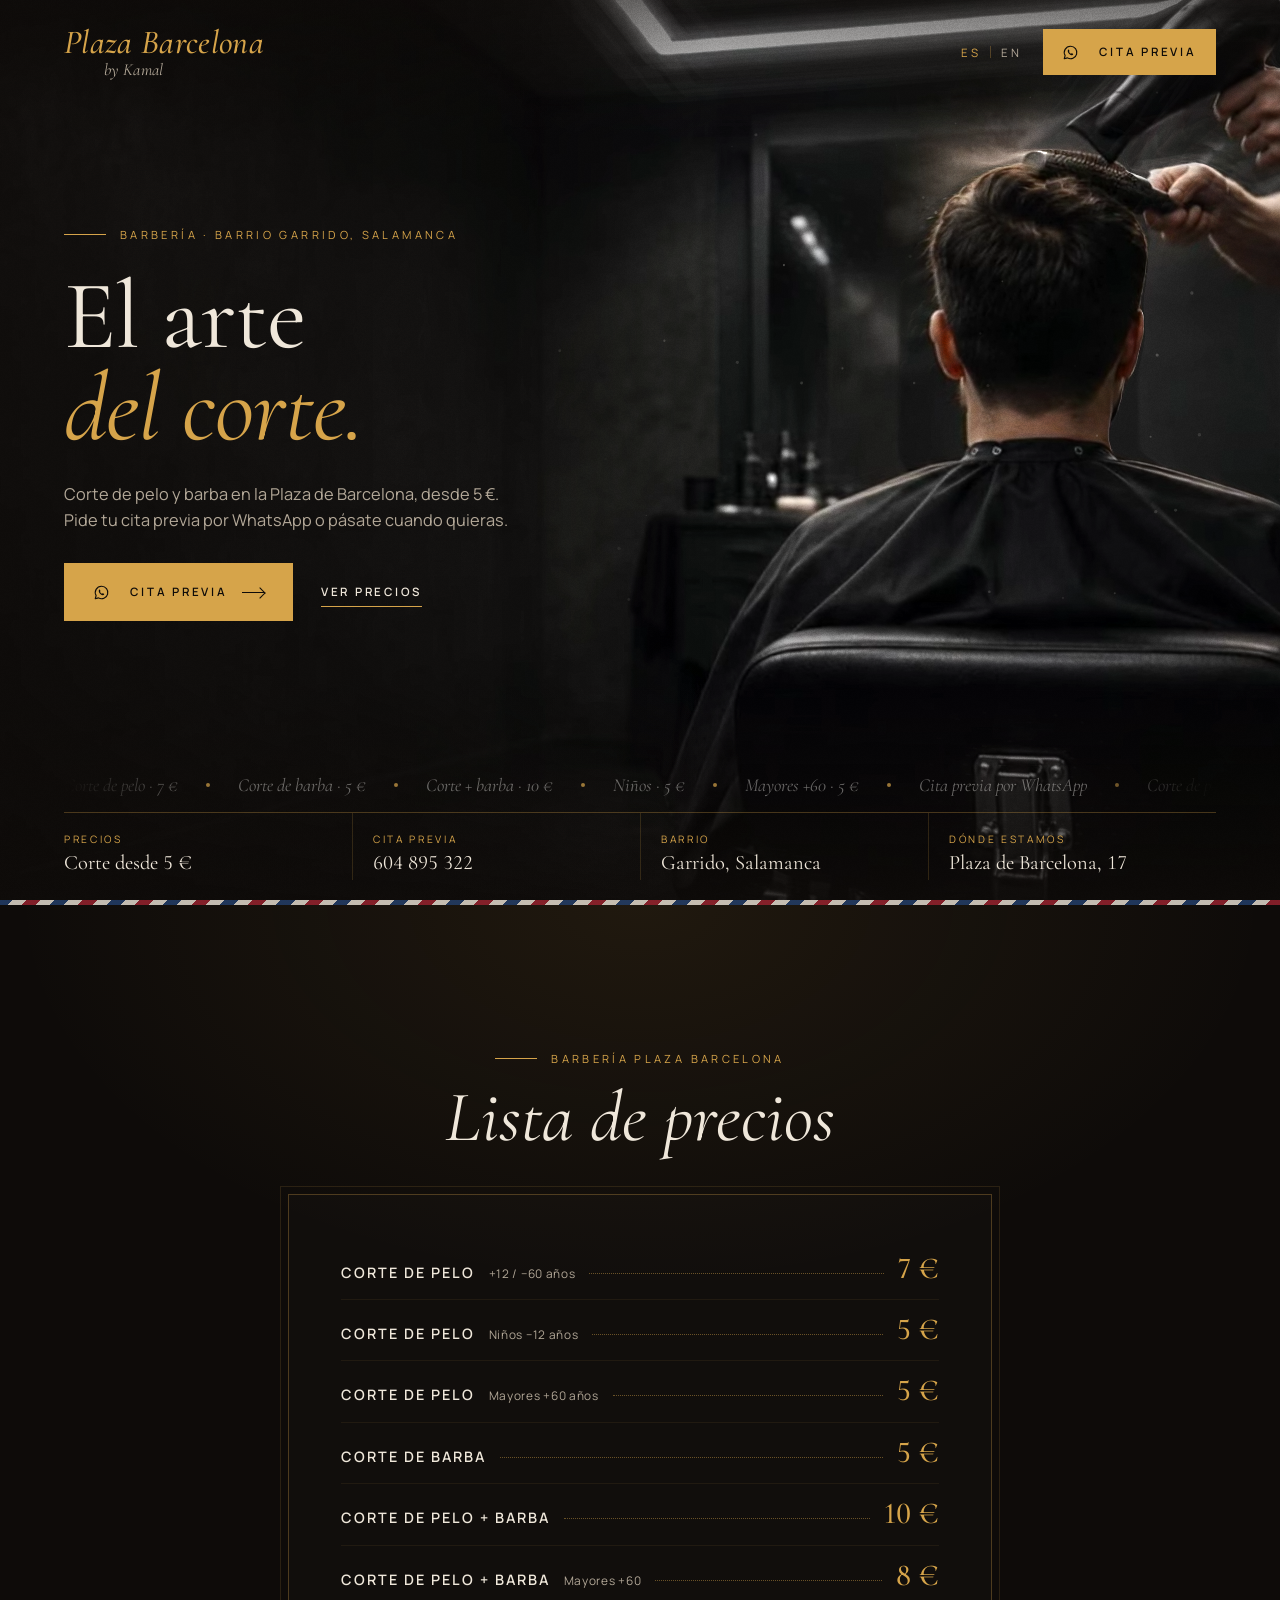
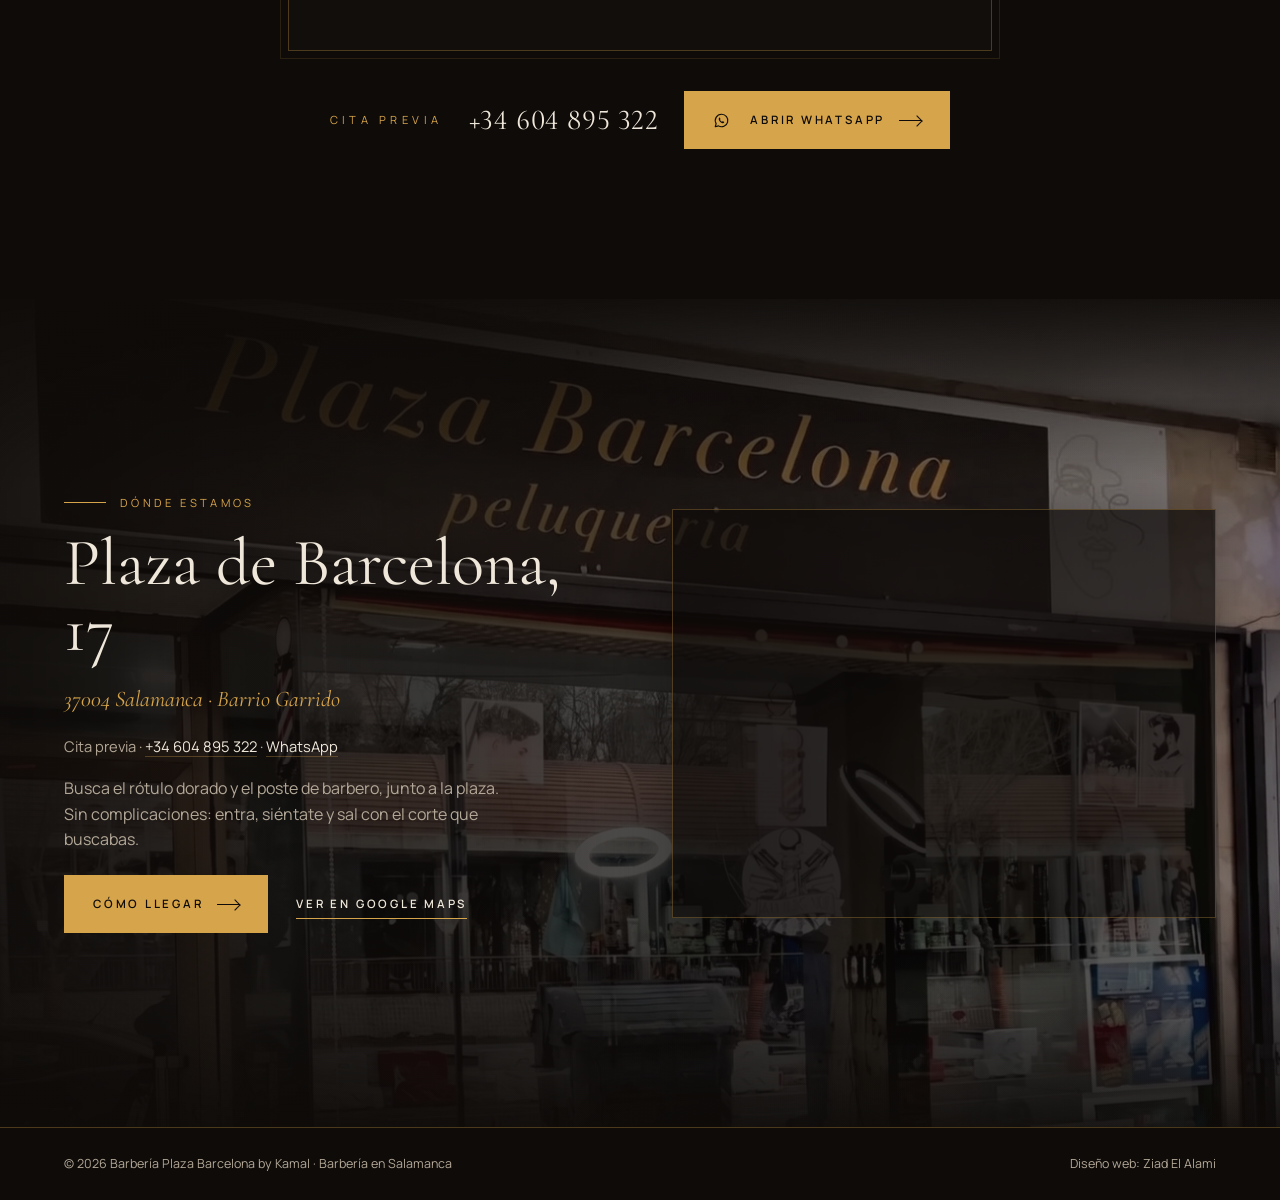
<file: barberia-plaza-barcelona/index.html>
<!doctype html>
<html lang="es">
<head>
<meta charset="utf-8">
<meta name="viewport" content="width=device-width, initial-scale=1, viewport-fit=cover">
<title>Barbería Plaza Barcelona by Kamal · Salamanca</title>
<meta name="description" content="Barbería Plaza Barcelona by Kamal, Plaza de Barcelona 17, barrio Garrido, Salamanca. Corte de pelo desde 5 €, corte + barba 10 €. Cita previa por WhatsApp: 604 895 322.">
<meta property="og:title" content="Barbería Plaza Barcelona by Kamal · Salamanca">
<meta property="og:image" content="https://elalamiz605-tech.github.io/barberia-plaza-barcelona/storefront.webp">
<script type="application/ld+json">
{"@context":"https://schema.org","@type":"BarberShop","name":"Barbería Plaza Barcelona by Kamal","telephone":"+34604895322","priceRange":"5 € – 10 €",
"image":"https://elalamiz605-tech.github.io/barberia-plaza-barcelona/storefront.webp","url":"https://elalamiz605-tech.github.io/barberia-plaza-barcelona/",
"address":{"@type":"PostalAddress","streetAddress":"Plaza de Barcelona, 17","postalCode":"37004","addressLocality":"Salamanca","addressRegion":"Castilla y León","addressCountry":"ES"},
"geo":{"@type":"GeoCoordinates","latitude":40.9734694,"longitude":-5.6493969}}
</script>
<meta name="theme-color" content="#0e0b09">
<meta name="author" content="Diseño web: Ziad El Alami">
<style>html,body{margin:0}</style>
<link rel="preconnect" href="https://fonts.googleapis.com">
<link rel="preconnect" href="https://fonts.gstatic.com" crossorigin>
<link rel="stylesheet" href="https://fonts.googleapis.com/css2?family=Cormorant+Garamond:ital,wght@0,400;0,500;1,400;1,500&family=Manrope:wght@400;500;600&display=swap">
<style>
/* Layout: one cinematic photograph covers the screen; copy sits in its shadowed left half (bottom on phones); a brass-ruled rail of prices and hours runs along the foot. */
:root {
  color-scheme: dark;
  --ink: #0e0b09;
  --ivory: #efe7da;
  --ivory-dim: #b3a898;
  --brass: #d6a44a;
  --brass-soft: rgba(214, 164, 74, 0.3);
  --oxblood: #6b1420;
  --oxblood-hi: #84202e;
  --f-display: "Cormorant Garamond", "Cormorant", Garamond, "Times New Roman", serif;
  --f-body: "Manrope", system-ui, -apple-system, "Segoe UI", sans-serif;
  --gutter-x: clamp(16px, 5vw, 80px);
  --ease: cubic-bezier(.2, .7, .1, 1);
}
html, body { height: 100%; }
body {
  background: var(--ink);
  color: var(--ivory);
  font-family: var(--f-body);
  font-size: 16px;
  line-height: 1.6;
  -webkit-font-smoothing: antialiased;
  overflow-x: hidden;
}

/* ---------- The photograph and its living light ---------- */
.viewport { position: absolute; inset: 0; overflow: hidden; z-index: 0; background: var(--ink); }
.photo {
  position: absolute; inset: 0; width: 100%; height: 100%; max-width: 100%;
  object-fit: cover; object-position: var(--focus-x, 50%) 50%; display: block;
}
#gl, #dust { position: absolute; inset: 0; width: 100%; height: 100%; display: block; }
#gl { opacity: 0; transition: opacity 1.8s var(--ease); }
.gl-ready #gl { opacity: 1; }
.gl-ready .photo { visibility: hidden; }
#dust { pointer-events: none; mix-blend-mode: screen; }

.vignette {
  position: absolute; inset: 0; z-index: 1; pointer-events: none;
  background:
    linear-gradient(90deg, rgba(14, 11, 9, .82) 0%, rgba(14, 11, 9, .45) 34%, rgba(14, 11, 9, 0) 56%),
    linear-gradient(0deg, rgba(14, 11, 9, .9) 0%, rgba(14, 11, 9, 0) 24%),
    linear-gradient(180deg, rgba(14, 11, 9, .6) 0%, rgba(14, 11, 9, 0) 15%);
}
.grain {
  position: absolute; inset: -50%; z-index: 1; pointer-events: none;
  opacity: .07; mix-blend-mode: overlay;
  animation: grain 0.9s steps(6) infinite;
}
@keyframes grain {
  0% { transform: translate(0, 0); } 20% { transform: translate(-3%, 2%); } 40% { transform: translate(2%, -4%); }
  60% { transform: translate(-4%, -2%); } 80% { transform: translate(3%, 3%); } 100% { transform: translate(0, 0); }
}

/* ---------- Page ---------- */
.page {
  position: relative; z-index: 2;
  height: 100%;
  display: grid; grid-template-rows: auto 1fr auto;
  padding-left: max(var(--gutter-x), env(safe-area-inset-left, 0px));
  padding-right: max(var(--gutter-x), env(safe-area-inset-right, 0px));
  padding-block: 0;
}
.nav { display: flex; align-items: center; justify-content: space-between; gap: 24px; padding-block: 26px; }
.brand { display: inline-flex; flex-direction: column; align-items: flex-start; gap: 2px; color: var(--ivory); text-decoration: none; line-height: 1; }
.brand-r { font-family: var(--f-display); font-style: italic; font-size: 2rem; font-weight: 500; letter-spacing: .01em; }
.brand-s { font-size: .6rem; letter-spacing: .42em; text-transform: uppercase; color: var(--brass); padding-left: 2px; }
.links { display: flex; gap: 40px; }
.links a, .lang button {
  font-size: .72rem; letter-spacing: .22em; text-transform: uppercase;
  color: var(--ivory-dim); text-decoration: none; transition: color .3s;
}
.links a:hover, .lang button:hover { color: var(--ivory); }
.nav-right { display: flex; align-items: center; gap: 22px; }
.lang { display: inline-flex; align-items: center; gap: 10px; }
.lang span { width: 1px; height: 12px; background: var(--brass-soft); }
.lang button { background: none; border: 0; padding: 4px 0; cursor: pointer; font-family: inherit; }
.lang button[aria-pressed="true"] { color: var(--brass); }

.hero {
  align-self: center; max-width: 36rem;
  display: flex; flex-direction: column; gap: 26px;
  padding-block: 28px 44px;
}
.overline { display: flex; align-items: center; gap: 14px; margin: 0; font-size: .7rem; letter-spacing: .3em; text-transform: uppercase; color: var(--brass); }
.overline::before { content: ""; width: 42px; height: 1px; background: var(--brass); }
h1 {
  margin: 0;
  font-family: var(--f-display); font-weight: 400;
  font-size: clamp(3.4rem, 7.6vw, 7.2rem);
  line-height: .95; letter-spacing: -0.01em;
  text-wrap: balance;
}
h1 em { font-style: italic; color: var(--brass); }
.lede { margin: 0; max-width: 29rem; color: var(--ivory-dim); font-size: 1.02rem; }
.status { display: inline-flex; align-items: center; gap: 10px; font-size: .78rem; color: var(--ivory-dim); }
.dot { width: 6px; height: 6px; border-radius: 50%; background: var(--ivory-dim); opacity: .6; }
.dot.open { background: #8fc79a; opacity: 1; box-shadow: 0 0 0 4px rgba(143, 199, 154, .14); }
.ctas { display: flex; flex-wrap: wrap; align-items: center; gap: 28px; padding-top: 4px; }
.btn {
  display: inline-flex; align-items: center; gap: 14px;
  font-size: .72rem; font-weight: 600; letter-spacing: .24em; text-transform: uppercase;
  color: var(--ivory); background: var(--oxblood); text-decoration: none;
  padding: 19px 28px; border: 1px solid rgba(214, 164, 74, .55);
  transition: background .35s, border-color .35s;
}
.btn:hover { background: var(--oxblood-hi); border-color: var(--brass); }
.btn .arr { display: inline-block; width: 22px; height: 1px; background: currentColor; position: relative; transition: width .35s var(--ease); }
.btn .arr::after { content: ""; position: absolute; right: 0; top: -3px; width: 7px; height: 7px; border-top: 1px solid currentColor; border-right: 1px solid currentColor; transform: rotate(45deg); }
.btn:hover .arr { width: 32px; }
.link {
  font-size: .72rem; font-weight: 600; letter-spacing: .24em; text-transform: uppercase;
  color: var(--ivory); text-decoration: none; padding-block: 6px;
  background: linear-gradient(var(--brass), var(--brass)) 0 100% / 100% 1px no-repeat;
  transition: background-size .35s var(--ease), color .3s;
}
.link:hover { color: var(--brass); background-size: 40% 1px; }
.btn-sm { padding: 13px 18px; }
a:focus-visible, button:focus-visible { outline: 1px solid var(--brass); outline-offset: 4px; }

.rail {
  display: grid; grid-template-columns: repeat(4, minmax(0, 1fr));
  border-top: 1px solid var(--brass-soft);
  margin-bottom: max(20px, env(safe-area-inset-bottom, 0px));
}
.item { display: flex; flex-direction: column; gap: 3px; padding: 18px 20px 4px 0; min-width: 0; }
.item + .item { padding-left: 20px; border-left: 1px solid rgba(214, 164, 74, .18); }
.k { font-size: .64rem; letter-spacing: .26em; text-transform: uppercase; color: var(--brass); }
.v { font-family: var(--f-display); font-size: 1.28rem; line-height: 1.25; font-variant-numeric: lining-nums tabular-nums; }
.v small { font-family: var(--f-body); font-size: .74rem; color: var(--ivory-dim); letter-spacing: .02em; }

@media (max-width: 960px) { .links { display: none; } }
@media (max-width: 720px) {
  .vignette {
    background:
      linear-gradient(0deg, rgba(14, 11, 9, .97) 0%, rgba(14, 11, 9, .9) 40%, rgba(14, 11, 9, 0) 66%),
      linear-gradient(180deg, rgba(14, 11, 9, .7) 0%, rgba(14, 11, 9, 0) 16%);
  }
  .hero { align-self: end; padding-block: 40vh 28px; gap: 20px; }
  .ctas { gap: 22px; }
  .rail { grid-template-columns: repeat(2, minmax(0, 1fr)); }
  .item:nth-child(3) { padding-left: 0; border-left: 0; }
  .item:nth-child(n+3) { border-top: 1px solid rgba(214, 164, 74, .18); }
  .nav .btn-sm { display: none; }
}
@media (prefers-reduced-motion: reduce) {
  .grain { animation: none; }
  #gl, .btn, .btn .arr, .link { transition: none; }
}

/* ---------- Motion for the interface ---------- */
@keyframes rise { from { transform: translateY(108%); } to { transform: none; } }
@keyframes fadeUp { from { opacity: 0; transform: translateY(14px); } to { opacity: 1; transform: none; } }
@keyframes grow { from { width: 0; } to { width: 42px; } }
@keyframes sheen { from { background-position: 120% 0; } to { background-position: -120% 0; } }
@keyframes marquee { from { transform: translateX(0); } to { transform: translateX(-50%); } }
h1 .line { display: block; overflow: hidden; padding-bottom: 0.06em; margin-bottom: -0.06em; }
h1 .line > span { display: inline-block; animation: rise 1.3s var(--ease) both; }
h1 .line + .line > span { animation-delay: .14s; }
h1 em {
  padding-right: .08em;
  background: linear-gradient(100deg, var(--brass) 38%, #fff5e4 50%, var(--brass) 62%);
  background-size: 260% 100%;
  -webkit-background-clip: text; background-clip: text; color: transparent;
  animation: sheen 7s linear 1.4s infinite;
}
.nav { animation: fadeUp 1s var(--ease) .1s both; }
.overline { animation: fadeUp 1s var(--ease) .2s both; }
.overline::before { animation: grow 1.2s var(--ease) .3s both; }
.lede { animation: fadeUp 1.1s var(--ease) .45s both; }
.ctas { animation: fadeUp 1.1s var(--ease) .6s both; }
.status { animation: fadeUp 1.1s var(--ease) .75s both; }
.rail .item { animation: fadeUp 1s var(--ease) both; }
.rail .item:nth-child(1) { animation-delay: .85s; } .rail .item:nth-child(2) { animation-delay: .95s; }
.rail .item:nth-child(3) { animation-delay: 1.05s; } .rail .item:nth-child(4) { animation-delay: 1.15s; }
.marquee {
  overflow: hidden; white-space: nowrap; padding-block: 12px;
  -webkit-mask-image: linear-gradient(90deg, transparent, #000 12%, #000 88%, transparent);
  mask-image: linear-gradient(90deg, transparent, #000 12%, #000 88%, transparent);
  animation: fadeUp 1.2s var(--ease) 1s both;
}
.marquee .track { display: inline-flex; align-items: center; gap: 28px; animation: marquee 46s linear infinite; }
.marquee .w { font-family: var(--f-display); font-style: italic; font-size: 1.15rem; color: rgba(236, 233, 228, .42); }
.marquee .sep { width: 4px; height: 4px; border-radius: 50%; background: var(--brass); opacity: .7; flex: none; }
.btn { will-change: transform; }
.cursor, .cursor-dot { position: fixed; left: 0; top: 0; z-index: 50; pointer-events: none; border-radius: 50%; opacity: 0; transition: opacity .4s, width .35s var(--ease), height .35s var(--ease), margin .35s var(--ease), background .35s; }
.cursor { width: 38px; height: 38px; margin: -19px 0 0 -19px; border: 1px solid rgba(214, 164, 74, .7); }
.cursor-dot { width: 4px; height: 4px; margin: -2px 0 0 -2px; background: var(--brass); }
.cursor.on, .cursor-dot.on { opacity: 1; }
.cursor.hover { width: 64px; height: 64px; margin: -32px 0 0 -32px; background: rgba(214, 164, 74, .08); }
@media (pointer: coarse) { .cursor, .cursor-dot { display: none; } }
@media (prefers-reduced-motion: reduce) {
  h1 .line > span, h1 em, .nav, .overline, .overline::before, .lede, .ctas, .status, .rail .item, .marquee, .marquee .track { animation: none; }
  .cursor, .cursor-dot { display: none; }
}

/* ---------- Plaza Barcelona: hero becomes a section, gold buttons, Find-us with the real storefront ---------- */
.hero-wrap { position: relative; height: 100svh; min-height: 620px; overflow: hidden; }
.brand-r { color: var(--brass); font-size: 2.1rem; }
.brand-s { font-family: var(--f-display); font-style: italic; text-transform: none; letter-spacing: .02em; font-size: 1.05rem; color: var(--ivory-dim); padding-left: 40px; }
.btn { color: var(--ink); background: var(--brass); border-color: var(--brass); }
.btn:hover { background: #e8bd68; border-color: #e8bd68; }
.visit { position: relative; overflow: hidden; min-height: 92svh; display: flex; align-items: center; }
.visit-bg { position: absolute; inset: -8% 0; will-change: transform; transform: scale(1.12); }
.visit-bg img { width: 100%; height: 100%; max-width: 100%; object-fit: cover; object-position: 50% 6%; display: block; filter: saturate(.85) contrast(1.05); }
.visit::before {
  content: ""; position: absolute; inset: 0; z-index: 1;
  background: linear-gradient(90deg, rgba(14, 11, 9, .94) 0%, rgba(14, 11, 9, .78) 42%, rgba(14, 11, 9, .35) 100%), linear-gradient(0deg, rgba(14, 11, 9, .9), rgba(14, 11, 9, 0) 30%), linear-gradient(180deg, rgba(14, 11, 9, .9), rgba(14, 11, 9, 0) 22%);
}
.visit-inner {
  position: relative; z-index: 2; width: 100%; display: grid; grid-template-columns: minmax(0, 1fr) minmax(0, 1fr); gap: clamp(28px, 5vw, 80px); align-items: center;
  padding-block: 96px; padding-left: max(var(--gutter-x), env(safe-area-inset-left, 0px)); padding-right: max(var(--gutter-x), env(safe-area-inset-right, 0px));
}
.visit-copy { display: flex; flex-direction: column; gap: 18px; max-width: 34rem; }
.visit h2 { margin: 0; font-family: var(--f-display); font-weight: 400; font-size: clamp(2.6rem, 5.2vw, 4.8rem); line-height: 1; }
.visit-sub { margin: 0; font-family: var(--f-display); font-style: italic; font-size: 1.4rem; color: var(--brass); }
.visit-text { margin: 0; color: var(--ivory-dim); max-width: 28rem; }
.map { position: relative; aspect-ratio: 4 / 3; max-width: 100%; border: 1px solid var(--brass-soft); background: rgba(14, 11, 9, .7); box-shadow: 0 30px 80px rgba(0, 0, 0, .45); }
.map iframe { position: absolute; inset: 0; width: 100%; height: 100%; border: 0; filter: grayscale(1) invert(.9) contrast(.9) sepia(.3); }
.reveal { opacity: 0; transform: translateY(24px); transition: opacity 1.1s var(--ease), transform 1.1s var(--ease); }
.reveal.in { opacity: 1; transform: none; }
.map.reveal { transition-delay: .15s; }
.site-footer {
  display: flex; flex-wrap: wrap; justify-content: space-between; gap: 12px; font-size: .78rem; color: var(--ivory-dim); border-top: 1px solid var(--brass-soft);
  padding-block: 26px max(26px, env(safe-area-inset-bottom, 0px)); padding-left: max(var(--gutter-x), env(safe-area-inset-left, 0px)); padding-right: max(var(--gutter-x), env(safe-area-inset-right, 0px));
}
.site-footer a { color: var(--ivory-dim); text-decoration: none; } .site-footer a:hover { color: var(--brass); }
@media (max-width: 860px) {
  .visit-inner { grid-template-columns: minmax(0, 1fr); padding-block: 72px; }
  .visit::before { background: linear-gradient(0deg, rgba(14, 11, 9, .95) 0%, rgba(14, 11, 9, .82) 55%, rgba(14, 11, 9, .55) 100%); }
  .brand-r { font-size: 1.75rem; } .brand-s { padding-left: 30px; }
}
@media (max-width: 420px) { .nav .btn-sm { display: none; } }
@media (prefers-reduced-motion: reduce) { .reveal { opacity: 1; transform: none; transition: none; } }


/* ---------- Prices (from the shop's own price list) ---------- */
.ico { width: 17px; height: 17px; flex: none; }
.btn .ico { margin-right: .55em; }
.btn-sm { display: inline-flex; align-items: center; }
a.v { color: inherit; text-decoration: none; } a.v:hover { color: var(--brass); }
.prices { position: relative; padding-block: clamp(84px, 12vw, 150px); padding-left: max(var(--gutter-x), env(safe-area-inset-left, 0px)); padding-right: max(var(--gutter-x), env(safe-area-inset-right, 0px));
  background: radial-gradient(ellipse 70% 55% at 50% 0%, rgba(214, 164, 74, .09), rgba(14, 11, 9, 0) 70%), var(--ink); }
.prices::before { content: ""; position: absolute; left: 0; right: 0; top: 0; height: 5px; opacity: .8;
  background: repeating-linear-gradient(-45deg, #9e2330 0 10px, #efe7da 10px 20px, #23406e 20px 30px, #efe7da 30px 40px); }
.prices-inner { max-width: 44rem; margin: 0 auto; display: flex; flex-direction: column; align-items: center; gap: 40px; }
.prices-head { text-align: center; display: flex; flex-direction: column; align-items: center; gap: 14px; }
.prices-head .overline { margin: 0; }
.prices h2 { margin: 0; font-family: var(--f-display); font-style: italic; font-weight: 400; font-size: clamp(2.6rem, 5.6vw, 4.6rem); line-height: 1; color: var(--ivory); }
.price-card { box-sizing: border-box; width: 100%; border: 1px solid var(--brass-soft); outline: 1px solid rgba(214, 164, 74, .14); outline-offset: 7px; padding: clamp(22px, 4vw, 44px) clamp(18px, 4.5vw, 52px); background: rgba(255, 255, 255, .012); }
.price-list { list-style: none; margin: 0; padding: 0; display: flex; flex-direction: column; }
.price-list li { display: flex; align-items: baseline; gap: 14px; padding-block: 15px; }
.price-list li + li { border-top: 1px solid rgba(214, 164, 74, .08); }
.pr-name { font-family: var(--f-body); font-weight: 600; font-size: .9rem; letter-spacing: .14em; text-transform: uppercase; color: var(--ivory); min-width: 0; }
.pr-note { display: inline-block; margin-left: .7em; font-weight: 400; font-size: .74rem; letter-spacing: .06em; text-transform: none; color: var(--ivory-dim); }
.pr-dots { flex: 1 1 24px; min-width: 24px; border-bottom: 1px dotted rgba(214, 164, 74, .45); transform: translateY(-4px); }
.pr-price { font-family: var(--f-display); font-weight: 500; font-size: 1.9rem; line-height: 1; color: var(--brass); font-variant-numeric: lining-nums; white-space: nowrap; }
.prices-book { display: flex; flex-wrap: wrap; align-items: center; justify-content: center; gap: 14px 26px; }
.pb-k { font-size: .7rem; letter-spacing: .4em; text-transform: uppercase; color: var(--brass); }
.pb-tel { font-family: var(--f-display); font-size: 1.8rem; color: var(--ivory); text-decoration: none; letter-spacing: .02em; font-variant-numeric: lining-nums; }
.pb-tel:hover { color: var(--brass); }
.visit-phone { margin: 0; font-size: .92rem; color: var(--ivory-dim); }
.visit-phone a { color: var(--ivory); text-decoration: none; border-bottom: 1px solid var(--brass-soft); } .visit-phone a:hover { color: var(--brass); }
.price-card.reveal { transition-delay: .1s; } .prices-book.reveal { transition-delay: .2s; }
@media (max-width: 560px) {
  .price-list li { flex-wrap: wrap; gap: 4px 10px; padding-block: 13px; }
  .pr-name { flex: 1 1 0; font-size: .82rem; letter-spacing: .1em; }
  .pr-note { display: block; margin: 4px 0 0; }
  .pr-dots { display: none; }
  .pr-price { font-size: 1.65rem; }
}
</style>

<div class="hero-wrap">
<div class="viewport" aria-hidden="true">
  <img class="photo" id="fallback" alt="" width="1536" height="864" decoding="async" fetchpriority="high">
  <canvas id="gl"></canvas>
  <canvas id="dust"></canvas>
</div>
<div class="vignette" aria-hidden="true"></div>
<div class="grain" id="grain" aria-hidden="true"></div>

<div class="cursor" id="cursor" aria-hidden="true"></div><div class="cursor-dot" id="cursor-dot" aria-hidden="true"></div>
<div class="page" id="top">
  <header class="nav">
    <a class="brand" href="#top" aria-label="Barbería Plaza Barcelona by Kamal">
      <span class="brand-r">Plaza Barcelona</span><span class="brand-s">by Kamal</span>
    </a>
    <div class="nav-right">
      <div class="lang" role="group" aria-label="Idioma / Language">
        <button type="button" data-lang="es" aria-pressed="true">ES</button>
        <span aria-hidden="true"></span>
        <button type="button" data-lang="en" aria-pressed="false">EN</button>
      </div>
      <a class="btn btn-sm" href="https://wa.me/34604895322?text=Hola%2C%20quiero%20pedir%20cita%20previa." target="_blank" rel="noopener"><svg class="ico" viewBox="0 0 24 24" aria-hidden="true"><path d="M12 3.2a8.8 8.8 0 0 0-7.6 13.2L3.2 20.8l4.5-1.2A8.8 8.8 0 1 0 12 3.2Z" fill="none" stroke="currentColor" stroke-width="1.6" stroke-linejoin="round"/><path d="M9.1 7.9c.3-.1.6 0 .7.3l.7 1.6c.1.3 0 .5-.2.7l-.5.6c.6 1.2 1.6 2.2 2.8 2.8l.6-.5c.2-.2.5-.3.7-.2l1.6.7c.3.1.4.4.3.7-.3 1-1.2 1.5-2.2 1.3-2.8-.6-4.9-2.7-5.5-5.5-.2-1 .3-1.9 1-2.5Z" fill="currentColor"/></svg><span data-i18n="book">Cita previa</span></a>
    </div>
  </header>

  <main class="hero">
    <p class="overline" data-i18n="overline">Barbería · Barrio Garrido, Salamanca</p>
    <h1 data-i18n-html="h1"><span class="line"><span>El arte</span></span><span class="line"><span><em>del corte.</em></span></span></h1>
    <p class="lede" data-i18n="lede">Corte de pelo y barba en la Plaza de Barcelona, desde 5 €. Pide tu cita previa por WhatsApp o pásate cuando quieras.</p>
    <div class="ctas">
      <a class="btn" href="https://wa.me/34604895322?text=Hola%2C%20quiero%20pedir%20cita%20previa." target="_blank" rel="noopener"><svg class="ico" viewBox="0 0 24 24" aria-hidden="true"><path d="M12 3.2a8.8 8.8 0 0 0-7.6 13.2L3.2 20.8l4.5-1.2A8.8 8.8 0 1 0 12 3.2Z" fill="none" stroke="currentColor" stroke-width="1.6" stroke-linejoin="round"/><path d="M9.1 7.9c.3-.1.6 0 .7.3l.7 1.6c.1.3 0 .5-.2.7l-.5.6c.6 1.2 1.6 2.2 2.8 2.8l.6-.5c.2-.2.5-.3.7-.2l1.6.7c.3.1.4.4.3.7-.3 1-1.2 1.5-2.2 1.3-2.8-.6-4.9-2.7-5.5-5.5-.2-1 .3-1.9 1-2.5Z" fill="currentColor"/></svg><span data-i18n="book">Cita previa</span><span class="arr" aria-hidden="true"></span></a>
      <a class="link" href="#precios" data-i18n="seeprices">Ver precios</a>
    </div>
  </main>

  <div class="marquee" aria-hidden="true"><div class="track" id="marquee"></div></div>
  <footer class="rail">
    <div class="item"><span class="k" data-i18n="r.services">Precios</span><a class="v" href="#precios" data-i18n="r.servicesv">Corte desde 5 €</a></div>
    <div class="item"><span class="k" data-i18n="r.booking">Cita previa</span><a class="v" href="https://wa.me/34604895322?text=Hola%2C%20quiero%20pedir%20cita%20previa." target="_blank" rel="noopener">604 895 322</a></div>
    <div class="item"><span class="k" data-i18n="r.area">Barrio</span><span class="v">Garrido, Salamanca</span></div>
    <div class="item"><span class="k" data-i18n="r.where">Dónde estamos</span><span class="v">Plaza de Barcelona, 17</span></div>
  </footer>
</div>
</div>

<section class="prices" id="precios" aria-labelledby="prices-h">
  <div class="prices-inner">
    <div class="prices-head reveal">
      <p class="overline" data-i18n="pricesover">Barbería Plaza Barcelona</p>
      <h2 id="prices-h" data-i18n="pricesh">Lista de precios</h2>
    </div>
    <div class="price-card reveal">
      <ul class="price-list">
        <li><span class="pr-name"><span data-i18n="p1">Corte de pelo</span> <span class="pr-note" data-i18n="p1n">+12 / −60 años</span></span><span class="pr-dots" aria-hidden="true"></span><span class="pr-price">7&nbsp;€</span></li>
        <li><span class="pr-name"><span data-i18n="p2">Corte de pelo</span> <span class="pr-note" data-i18n="p2n">Niños −12 años</span></span><span class="pr-dots" aria-hidden="true"></span><span class="pr-price">5&nbsp;€</span></li>
        <li><span class="pr-name"><span data-i18n="p3">Corte de pelo</span> <span class="pr-note" data-i18n="p3n">Mayores +60 años</span></span><span class="pr-dots" aria-hidden="true"></span><span class="pr-price">5&nbsp;€</span></li>
        <li><span class="pr-name"><span data-i18n="p4">Corte de barba</span></span><span class="pr-dots" aria-hidden="true"></span><span class="pr-price">5&nbsp;€</span></li>
        <li><span class="pr-name"><span data-i18n="p5">Corte de pelo + barba</span></span><span class="pr-dots" aria-hidden="true"></span><span class="pr-price">10&nbsp;€</span></li>
        <li><span class="pr-name"><span data-i18n="p6">Corte de pelo + barba</span> <span class="pr-note" data-i18n="p6n">Mayores +60</span></span><span class="pr-dots" aria-hidden="true"></span><span class="pr-price">8&nbsp;€</span></li>
      </ul>
    </div>
    <div class="prices-book reveal">
      <span class="pb-k" data-i18n="book">Cita previa</span>
      <a class="pb-tel" href="tel:+34604895322">+34 604 895 322</a>
      <a class="btn" href="https://wa.me/34604895322?text=Hola%2C%20quiero%20pedir%20cita%20previa." target="_blank" rel="noopener"><svg class="ico" viewBox="0 0 24 24" aria-hidden="true"><path d="M12 3.2a8.8 8.8 0 0 0-7.6 13.2L3.2 20.8l4.5-1.2A8.8 8.8 0 1 0 12 3.2Z" fill="none" stroke="currentColor" stroke-width="1.6" stroke-linejoin="round"/><path d="M9.1 7.9c.3-.1.6 0 .7.3l.7 1.6c.1.3 0 .5-.2.7l-.5.6c.6 1.2 1.6 2.2 2.8 2.8l.6-.5c.2-.2.5-.3.7-.2l1.6.7c.3.1.4.4.3.7-.3 1-1.2 1.5-2.2 1.3-2.8-.6-4.9-2.7-5.5-5.5-.2-1 .3-1.9 1-2.5Z" fill="currentColor"/></svg><span data-i18n="wa">Abrir WhatsApp</span><span class="arr" aria-hidden="true"></span></a>
    </div>
  </div>
</section>

<section class="visit" id="visit">
  <div class="visit-bg" id="visit-bg" aria-hidden="true"><img src="storefront.webp" alt="" width="1400" height="1528" loading="lazy"></div>
  <div class="visit-inner">
    <div class="visit-copy reveal">
      <p class="overline" data-i18n="findus">Dónde estamos</p>
      <h2>Plaza de Barcelona, 17</h2>
      <p class="visit-sub">37004 Salamanca · <span data-i18n="area">Barrio Garrido</span></p>
      <p class="visit-phone"><span data-i18n="book">Cita previa</span> · <a href="tel:+34604895322">+34 604 895 322</a> · <a href="https://wa.me/34604895322?text=Hola%2C%20quiero%20pedir%20cita%20previa." target="_blank" rel="noopener">WhatsApp</a></p>
      <p class="visit-text" data-i18n="visittext">Busca el rótulo dorado y el poste de barbero, junto a la plaza. Sin complicaciones: entra, siéntate y sal con el corte que buscabas.</p>
      <div class="ctas">
        <a class="btn" href="https://www.google.com/maps/dir/?api=1&amp;destination=40.9734694,-5.6493969" target="_blank" rel="noopener"><span data-i18n="directions">Cómo llegar</span><span class="arr" aria-hidden="true"></span></a>
        <a class="link" href="https://www.google.com/maps?q=40.9734694,-5.6493969" target="_blank" rel="noopener" data-i18n="maps">Ver en Google Maps</a>
      </div>
    </div>
    <div class="map reveal">
      <iframe title="Mapa: Plaza de Barcelona 17, Salamanca" src="https://www.google.com/maps?q=40.9734694,-5.6493969&amp;z=17&amp;output=embed" loading="lazy" referrerpolicy="no-referrer-when-downgrade"></iframe>
    </div>
  </div>
</section>
<footer class="site-footer">
  <span>© 2026 Barbería Plaza Barcelona by Kamal · <span data-i18n="footer">Barbería en Salamanca</span></span>
  <span><span data-i18n="madeby">Diseño web</span>: <a href="https://elalamiz605-tech.github.io/">Ziad El Alami</a></span>
</footer>

<script>
/* ---------- Copy and language ---------- */
(function () {
  var T = {
    es: {
      directions: "Cómo llegar", findus: "Dónde estamos", maps: "Ver en Google Maps", area: "Barrio Garrido",
      overline: "Barbería · Barrio Garrido, Salamanca",
      book: "Cita previa", seeprices: "Ver precios", wa: "Abrir WhatsApp", pricesover: "Barbería Plaza Barcelona", pricesh: "Lista de precios",
      p1: "Corte de pelo", p1n: "+12 / −60 años", p2: "Corte de pelo", p2n: "Niños −12 años", p3: "Corte de pelo", p3n: "Mayores +60 años",
      p4: "Corte de barba", p5: "Corte de pelo + barba", p6: "Corte de pelo + barba", p6n: "Mayores +60",
      h1: '<span class="line"><span>El arte</span></span><span class="line"><span><em>del corte.</em></span></span>',
      lede: "Corte de pelo y barba en la Plaza de Barcelona, desde 5 €. Pide tu cita previa por WhatsApp o pásate cuando quieras.",
      visittext: "Busca el rótulo dorado y el poste de barbero, junto a la plaza. Sin complicaciones: entra, siéntate y sal con el corte que buscabas.",
      "r.services": "Precios", "r.servicesv": "Corte desde 5 €", "r.booking": "Cita previa",
      "r.area": "Barrio", "r.where": "Dónde estamos", footer: "Barbería en Salamanca", madeby: "Diseño web",
      marquee: ["Corte de pelo · 7 €", "Corte de barba · 5 €", "Corte + barba · 10 €", "Niños · 5 €", "Mayores +60 · 5 €", "Cita previa por WhatsApp"]
    },
    en: {
      directions: "Get directions", findus: "Find us", maps: "Open in Google Maps", area: "Garrido district",
      overline: "Barbershop · Garrido, Salamanca",
      book: "Book an appointment", seeprices: "See prices", wa: "Open WhatsApp", pricesover: "Barbería Plaza Barcelona", pricesh: "Prices",
      p1: "Haircut", p1n: "Ages 12 to 60", p2: "Haircut", p2n: "Kids under 12", p3: "Haircut", p3n: "Seniors 60+",
      p4: "Beard trim", p5: "Haircut + beard", p6: "Haircut + beard", p6n: "Seniors 60+",
      h1: '<span class="line"><span>The art of</span></span><span class="line"><span><em>the cut.</em></span></span>',
      lede: "Haircuts and beard trims on Plaza de Barcelona, from €5. Book on WhatsApp or just drop in.",
      visittext: "Look for the gold sign and the barber pole, right by the square. No fuss: walk in, take a seat and leave with the cut you wanted.",
      "r.services": "Prices", "r.servicesv": "Haircut from €5", "r.booking": "Appointments",
      "r.area": "Area", "r.where": "Find us", footer: "Barbershop in Salamanca", madeby: "Web design",
      marquee: ["Haircut · €7", "Beard trim · €5", "Haircut + beard · €10", "Kids · €5", "Seniors 60+ · €5", "Book on WhatsApp"]
    }
  };
  var lang = "es";
  try { var saved = localStorage.getItem("plaza-lang"); if (saved === "es" || saved === "en") lang = saved; } catch (e) {}
  function apply() {
    var t = T[lang];
    document.documentElement.lang = lang;
    document.querySelectorAll("[data-i18n]").forEach(function (el) { el.textContent = t[el.getAttribute("data-i18n")]; });
    document.querySelectorAll("[data-i18n-html]").forEach(function (el) { el.innerHTML = t[el.getAttribute("data-i18n-html")]; });
    var words = t.marquee.concat(t.marquee, t.marquee, t.marquee);
    document.getElementById("marquee").innerHTML = words.map(function (w) { return '<span class="w">' + w + '</span><span class="sep"></span>'; }).join("");
    document.querySelectorAll(".lang button").forEach(function (b) { b.setAttribute("aria-pressed", String(b.dataset.lang === lang)); });
  }
  document.querySelectorAll(".lang button").forEach(function (b) {
    b.addEventListener("click", function () { lang = b.dataset.lang; try { localStorage.setItem("plaza-lang", lang); } catch (e) {} apply(); });
  });
  apply();
})();

/* ---------- Find-us section: the storefront drifts slowly as you scroll; content fades in ---------- */
(function () {
  var reduce = window.matchMedia("(prefers-reduced-motion: reduce)").matches;
  var io = "IntersectionObserver" in window ? new IntersectionObserver(function (entries) {
    entries.forEach(function (e) { if (e.isIntersecting) { e.target.classList.add("in"); io.unobserve(e.target); } });
  }, { threshold: 0.15 }) : null;
  document.querySelectorAll(".reveal").forEach(function (el) { if (io && !reduce) io.observe(el); else el.classList.add("in"); });
  if (reduce) return;
  var bg = document.getElementById("visit-bg"), sec = document.getElementById("visit"), ticking = false;
  function update() {
    ticking = false;
    var r = sec.getBoundingClientRect(), vh = window.innerHeight;
    var p = Math.max(-1, Math.min(1, (r.top + r.height / 2 - vh / 2) / vh));
    bg.style.transform = "translate3d(0," + (p * 60).toFixed(1) + "px,0) scale(" + (1.12 - Math.abs(p) * 0.04).toFixed(3) + ")";
  }
  window.addEventListener("scroll", function () { if (!ticking) { ticking = true; requestAnimationFrame(update); } }, { passive: true });
  window.addEventListener("resize", update);
  update();
})();

/* ---------- 3D photo: depth-based camera move, lamp light, dust, grain ---------- */
var HERO_SRC = "[data-uri]";
var DEPTH_SRC = "[data-uri]";
document.getElementById("fallback").src = HERO_SRC;
(function () {
  var IMG_ASPECT = 1536 / 864;
  var reduce = window.matchMedia("(prefers-reduced-motion: reduce)").matches;
  var root = document.documentElement;
  var canvas = document.getElementById("gl");
  var dust = document.getElementById("dust"), dctx = dust.getContext("2d");

  function focusX() { var w = window.innerWidth; return w < 720 ? 0.74 : w < 1100 ? 0.62 : 0.5; }

  /* Same cover framing as the shader, used to place the dust over the lamp */
  function view() {
    var w = window.innerWidth, h = window.innerHeight, sa = w / h;
    var sx = sa > IMG_ASPECT ? 1 : sa / IMG_ASPECT, sy = sa > IMG_ASPECT ? IMG_ASPECT / sa : 1;
    var x0 = Math.min(Math.max(focusX() - sx / 2, 0), 1 - sx), y0 = (1 - sy) / 2;
    return { w: w, h: h, sx: sx, sy: sy, x0: x0, y0: y0 };
  }
  function imgToScreen(u, v, vw) { return [(u - vw.x0) / vw.sx * vw.w, (v - vw.y0) / vw.sy * vw.h]; }

  /* Film grain tile */
  (function () {
    var c = document.createElement("canvas"); c.width = c.height = 180;
    var g = c.getContext("2d"), img = g.createImageData(180, 180);
    for (var i = 0; i < img.data.length; i += 4) { var v = Math.random() * 255; img.data[i] = img.data[i + 1] = img.data[i + 2] = v; img.data[i + 3] = 255; }
    g.putImageData(img, 0, 0);
    document.getElementById("grain").style.backgroundImage = "url(" + c.toDataURL() + ")";
  })();

  /* Particles in image coordinates: air and fine hair blown from the dryer, plus sparse dust under the LED frame */
  var NOZZLE = [0.742, 0.168];
  var motes = [], dpr = Math.min(window.devicePixelRatio || 1, 2), lastT = 0;
  function spawnAir(age) {
    var sp = 0.05 + Math.random() * 0.07, ang = Math.PI + (Math.random() - 0.5) * 0.9 - 0.12;
    return { kind: 0, u: NOZZLE[0] + (Math.random() - 0.5) * 0.008, v: NOZZLE[1] + (Math.random() - 0.5) * 0.012,
      vu: Math.cos(ang) * sp, vv: Math.sin(ang) * sp * 0.9, life: 0.7 + Math.random() * 0.9, age: age || 0,
      r: 0.35 + Math.random() * 1.1, a: 0.35 + Math.random() * 0.5, z: 0.7 + Math.random() * 0.2 };
  }
  function spawnDust() {
    return { kind: 1, u: 0.45 + Math.random() * 0.5, v: 0.08 + Math.random() * 0.6, vu: (Math.random() - 0.5) * 0.004, vv: -0.002 - Math.random() * 0.004,
      life: 6 + Math.random() * 8, age: Math.random() * 6, r: 0.4 + Math.random() * 1.0, a: 0.12 + Math.random() * 0.25, z: Math.random(), ph: Math.random() * 6.283 };
  }
  var nAir = window.innerWidth < 720 ? 70 : 120, nDust = window.innerWidth < 720 ? 25 : 50;
  for (var i = 0; i < nAir; i++) motes.push(spawnAir(Math.random() * 1.4));
  for (var j = 0; j < nDust; j++) motes.push(spawnDust());
  function drawDust(now, cam) {
    var t = now / 1000, dt = Math.min(0.05, Math.max(0, t - lastT)); lastT = t;
    var vw = view();
    dctx.setTransform(dpr, 0, 0, dpr, 0, 0);
    dctx.clearRect(0, 0, vw.w, vw.h);
    for (var i = 0; i < motes.length; i++) {
      var m = motes[i];
      m.age += dt;
      if (m.age > m.life) { motes[i] = m = m.kind === 0 ? spawnAir(0) : spawnDust(); m.age = 0; }
      m.u += m.vu * dt; m.v += m.vv * dt;
      if (m.kind === 0) { m.vu *= 1 - dt * 0.9; m.vv += (-0.004 + Math.sin(t * 3 + i) * 0.01) * dt; }
      else { m.u += Math.sin(t * 0.4 + m.ph) * 0.0004 * dt * 60; }
      var k = m.age / m.life, fade = Math.min(1, k * 6) * (1 - k);
      if (m.kind === 0 && window.__videoOn) continue;
      var par = (m.z - 0.55);
      var p = imgToScreen(m.u - cam[0] * par, m.v - cam[1] * par, vw);
      dctx.globalAlpha = m.a * fade;
      dctx.fillStyle = m.kind === 0 ? "#f3ece2" : "#e8e4dc";
      dctx.beginPath(); dctx.arc(p[0], p[1], m.r * (vw.w / 1440 + 0.35), 0, 6.283); dctx.fill();
    }
  }
  function sizeCanvases() {
    var w = window.innerWidth, h = window.innerHeight;
    dpr = Math.min(window.devicePixelRatio || 1, 2);
    dust.width = Math.round(w * dpr); dust.height = Math.round(h * dpr);
    var gdpr = Math.min(window.devicePixelRatio || 1, w < 720 ? 2 : 1.6);
    canvas.width = Math.round(w * gdpr); canvas.height = Math.round(h * gdpr);
    root.style.setProperty("--focus-x", (focusX() * 100) + "%");
  }
  sizeCanvases();

  /* ---- WebGL depth renderer ---- */
  var gl = null;
  try { gl = canvas.getContext("webgl", { antialias: false, alpha: false, premultipliedAlpha: false }); } catch (e) {}
  var cam = [0, 0], mouse = [0, 0], mouseT = [0, 0];
  window.addEventListener("pointermove", function (e) {
    mouseT[0] = e.clientX / window.innerWidth * 2 - 1; mouseT[1] = e.clientY / window.innerHeight * 2 - 1;
  }, { passive: true });

  if (!gl) { startDustOnly(); return; }

  var vs = "attribute vec2 p; void main(){ gl_Position = vec4(p, 0.0, 1.0); }";
  var fs = [
    "precision highp float;",
    "uniform sampler2D uImg; uniform sampler2D uDepth;",
    "uniform vec2 uRes; uniform float uAspect; uniform float uFocusX;",
    "uniform vec2 uCam; uniform float uDolly; uniform float uTime; uniform float uIntro; uniform float uVideo;",
    "float depthAt(vec2 p){ return texture2D(uDepth, clamp(p, 0.001, 0.999)).r; }",
    "float hash(vec2 p){ return fract(sin(dot(p, vec2(127.1, 311.7))) * 43758.5453); }",
    "float vnoise(vec2 p){ vec2 i = floor(p), f = fract(p); f = f*f*(3.0-2.0*f);",
    "  return mix(mix(hash(i), hash(i+vec2(1.0,0.0)), f.x), mix(hash(i+vec2(0.0,1.0)), hash(i+vec2(1.0,1.0)), f.x), f.y); }",
    "float fbm(vec2 p){ float v = 0.0, a = 0.5; for (int i = 0; i < 4; i++) { v += a * vnoise(p); p *= 2.03; a *= 0.5; } return v; }",
    "void main(){",
    "  vec2 s = gl_FragCoord.xy / uRes; s.y = 1.0 - s.y;",
    "  float sa = uRes.x / uRes.y;",
    "  vec2 sc = sa > uAspect ? vec2(1.0, uAspect / sa) : vec2(sa / uAspect, 1.0);",
    "  vec2 st = vec2(clamp(uFocusX - sc.x * 0.5, 0.0, 1.0 - sc.x), (1.0 - sc.y) * 0.5);",
    "  vec2 c = st + sc * 0.5;",
    "  vec2 q = st + s * sc;",
    "  q = c + (q - c) / (1.07 + uIntro * 0.05);",               /* margin so edges never show */
    "  float focus = 0.55;",
    "  vec2 p = q;",
    "  for (int i = 0; i < 8; i++) {",                           /* solve p + parallax(p) = q */
    "    float d = depthAt(p) - focus;",
    "    p = c + (q - uCam * d - c) / (1.0 + uDolly * d);",
    "  }",
    "  float dp = depthAt(p);",
    "  float fg = smoothstep(0.5, 0.7, dp);",
    "  vec2 hq = (p - vec2(0.722, 0.262)) / vec2(0.075, 0.07);",
    "  float mHair = fg * smoothstep(1.0, 0.45, length(hq)) * smoothstep(0.34, 0.25, p.y);",
    "  float gust = 0.65 + 0.35 * sin(uTime * 1.7) * sin(uTime * 0.63 + 1.3);",
    "  vec2 off = mHair * gust * vec2(sin(uTime * 11.0 + p.y * 170.0 + p.x * 45.0) * 0.0017 - 0.0008, sin(uTime * 8.3 + p.x * 150.0) * 0.0012);",
    "  float mBarber = fg * smoothstep(0.735, 0.80, p.x) * smoothstep(0.58, 0.36, p.y);",
    "  off += mBarber * vec2(sin(uTime * 1.55) * 0.0024 + sin(uTime * 4.1) * 0.0004, sin(uTime * 2.05 + 1.0) * 0.0017);",
    "  float mClient = fg * (1.0 - mBarber) * smoothstep(0.30, 0.40, p.y) * smoothstep(0.70, 0.63, p.y);",
    "  off.y += mClient * sin(uTime * 1.15) * 0.0013;",
    "  p -= off * (1.0 - uVideo);",
    "  vec3 col = texture2D(uImg, clamp(p, 0.0, 1.0)).rgb;",
    "  float pulse = 0.5 + 0.5 * sin(uTime * 0.9);",
    "  vec3 bloom = vec3(0.0);",
    "  for (int i = 0; i < 12; i++) {",
    "    float ang = float(i) * 0.5236;",
    "    vec2 dir = vec2(cos(ang), sin(ang) * uAspect);",
    "    vec3 c1 = texture2D(uImg, clamp(p + dir * 0.010, 0.0, 1.0)).rgb;",
    "    vec3 c2 = texture2D(uImg, clamp(p + dir * 0.028, 0.0, 1.0)).rgb;",
    "    bloom += c1 * smoothstep(0.55, 0.95, dot(c1, vec3(0.299, 0.587, 0.114)));",
    "    bloom += c2 * smoothstep(0.55, 0.95, dot(c2, vec3(0.299, 0.587, 0.114))) * 0.6;",
    "  }",
    "  col += bloom / 19.2 * (0.55 + 0.25 * pulse);",
    "  float l = dot(col, vec3(0.299, 0.587, 0.114));",
    "  col += col * smoothstep(0.75, 1.0, l) * 0.06 * pulse;",
    "  vec2 rel = p - vec2(0.742, 0.168);",
    "  float along = -rel.x - rel.y * 0.2;",
    "  float across = rel.y + along * 0.18;",
    "  float cone = smoothstep(0.0, 0.012, along) * smoothstep(0.16, 0.02, along) * exp(-across * across / (0.00025 + max(along, 0.0) * 0.0035));",
    "  float wisp = fbm(vec2(along * 26.0 + uTime * 2.6, across * 70.0 - uTime * 0.4));",
    "  col += vec3(0.92, 0.9, 0.87) * cone * smoothstep(0.35, 0.85, wisp) * 0.22 * (1.0 - uVideo);",
    "  float led = smoothstep(0.72, 0.95, dot(texture2D(uImg, clamp(p, 0.0, 1.0)).rgb, vec3(0.299, 0.587, 0.114)));",
    "  col += vec3(1.0) * led * 0.22 * pow(0.5 + 0.5 * sin(p.x * 22.0 + p.y * 30.0 - uTime * 1.4), 10.0);",
    "  vec2 vg = (s - 0.5) * vec2(1.0, 0.8);",
    "  col *= 1.0 - dot(vg, vg) * 0.35;",
    "  col *= mix(0.45, 1.0, uIntro);",
    "  gl_FragColor = vec4(col, 1.0);",
    "}"
  ].join("\n");

  function sh(type, src) { var o = gl.createShader(type); gl.shaderSource(o, src); gl.compileShader(o); if (!gl.getShaderParameter(o, gl.COMPILE_STATUS)) throw new Error(gl.getShaderInfoLog(o)); return o; }
  var prog;
  try {
    prog = gl.createProgram();
    gl.attachShader(prog, sh(gl.VERTEX_SHADER, vs)); gl.attachShader(prog, sh(gl.FRAGMENT_SHADER, fs));
    gl.linkProgram(prog);
    if (!gl.getProgramParameter(prog, gl.LINK_STATUS)) throw new Error(gl.getProgramInfoLog(prog));
  } catch (e) { startDustOnly(); return; }
  gl.useProgram(prog);
  var buf = gl.createBuffer(); gl.bindBuffer(gl.ARRAY_BUFFER, buf);
  gl.bufferData(gl.ARRAY_BUFFER, new Float32Array([-1, -1, 1, -1, -1, 1, 1, 1]), gl.STATIC_DRAW);
  var loc = gl.getAttribLocation(prog, "p"); gl.enableVertexAttribArray(loc); gl.vertexAttribPointer(loc, 2, gl.FLOAT, false, 0, 0);
  var U = {}; ["uImg", "uDepth", "uRes", "uAspect", "uFocusX", "uCam", "uDolly", "uTime", "uIntro", "uVideo"].forEach(function (n) { U[n] = gl.getUniformLocation(prog, n); });

  function texture(unit, img) {
    var t = gl.createTexture(); if (unit === 0) photoTex = t; gl.activeTexture(gl.TEXTURE0 + unit); gl.bindTexture(gl.TEXTURE_2D, t);
    gl.texParameteri(gl.TEXTURE_2D, gl.TEXTURE_MIN_FILTER, gl.LINEAR); gl.texParameteri(gl.TEXTURE_2D, gl.TEXTURE_MAG_FILTER, gl.LINEAR);
    gl.texParameteri(gl.TEXTURE_2D, gl.TEXTURE_WRAP_S, gl.CLAMP_TO_EDGE); gl.texParameteri(gl.TEXTURE_2D, gl.TEXTURE_WRAP_T, gl.CLAMP_TO_EDGE);
    gl.texImage2D(gl.TEXTURE_2D, 0, gl.RGBA, gl.RGBA, gl.UNSIGNED_BYTE, img);
  }
  var photoTex = null, video = null, videoOn = 0, videoFade = 0;
  /* The real video: fetched as a blob so it can be used as a WebGL texture; the photo stays until it plays */
  function startVideo() {
    if (reduce || !window.fetch) return;
    var probe = document.createElement("video");
    var src = probe.canPlayType('video/webm; codecs="vp9"') ? "hero.webm" : "hero.mp4";
    fetch(src).then(function (r) { if (!r.ok) throw new Error(r.status); return r.blob(); }).then(function (blob) {
      var v = document.createElement("video");
      v.muted = true; v.loop = true; v.playsInline = true; v.setAttribute("playsinline", ""); v.preload = "auto";
      v.src = URL.createObjectURL(blob);
      v.addEventListener("playing", function () { video = v; videoOn = 1; window.__videoOn = true; }, { once: true });
      var pr = v.play(); if (pr && pr.catch) pr.catch(function () {});
    }).catch(function () {});
  }
  function load(src) { return new Promise(function (res, rej) { var i = new Image(); i.onload = function () { res(i); }; i.onerror = rej; i.src = src; }); }

  Promise.all([load(HERO_SRC), load(DEPTH_SRC)]).then(function (imgs) {
    texture(0, imgs[0]); texture(1, imgs[1]);
    gl.uniform1i(U.uImg, 0); gl.uniform1i(U.uDepth, 1);
    gl.uniform1f(U.uAspect, IMG_ASPECT);
    var t0 = performance.now(), running = true;
    function render(now) {
      var t = (now - t0) / 1000;
      var intro = reduce ? 1 : Math.min(1, t / 2.6); intro = 1 - Math.pow(1 - intro, 3);
      mouse[0] += (mouseT[0] - mouse[0]) * 0.045; mouse[1] += (mouseT[1] - mouse[1]) * 0.045;
      var narrow = window.innerWidth < 720, amp = (narrow ? 0.75 : 1) * (video ? 0.65 : 1);
      cam[0] = reduce ? 0 : (Math.sin(t * 0.21) * 0.012 + mouse[0] * 0.013) * amp;
      cam[1] = reduce ? 0 : (Math.sin(t * 0.13 + 1.0) * 0.006 + mouse[1] * 0.008) * amp;
      var dolly = reduce ? 0.06 : 0.07 + 0.05 * Math.sin(t * 0.09 - 1.2);
      gl.viewport(0, 0, canvas.width, canvas.height);
      gl.uniform2f(U.uRes, canvas.width, canvas.height);
      gl.uniform1f(U.uFocusX, focusX());
      gl.uniform2f(U.uCam, cam[0], cam[1]);
      gl.uniform1f(U.uDolly, dolly);
      gl.uniform1f(U.uTime, t);
      gl.uniform1f(U.uIntro, intro);
      if (video && video.readyState >= 2) {
        gl.activeTexture(gl.TEXTURE0); gl.bindTexture(gl.TEXTURE_2D, photoTex);
        gl.texImage2D(gl.TEXTURE_2D, 0, gl.RGBA, gl.RGBA, gl.UNSIGNED_BYTE, video);
        videoFade = Math.min(1, videoFade + 0.05);
      }
      gl.uniform1f(U.uVideo, video ? 1 : 0);
      gl.drawArrays(gl.TRIANGLE_STRIP, 0, 4);
      drawDust(now, cam);
      if (running && !reduce) requestAnimationFrame(render);
    }
    root.classList.add("gl-ready");
    requestAnimationFrame(render);
    startVideo();
    window.addEventListener("resize", function () { sizeCanvases(); if (reduce) requestAnimationFrame(render); });
    document.addEventListener("visibilitychange", function () {
      var was = running; running = !document.hidden;
      if (running && !was && !reduce) requestAnimationFrame(render);
    });
  }).catch(startDustOnly);

  function startDustOnly() {
    window.addEventListener("resize", sizeCanvases);
    if (reduce) { drawDust(0, [0, 0]); return; }
    (function loop(now) { drawDust(now, [0, 0]); requestAnimationFrame(loop); })(0);
  }
})();

/* ---------- Cursor ring and magnetic buttons ---------- */
(function () {
  if (window.matchMedia("(prefers-reduced-motion: reduce)").matches || !window.matchMedia("(pointer: fine)").matches) return;
  var ring = document.getElementById("cursor"), dot = document.getElementById("cursor-dot");
  var x = -100, y = -100, rx = -100, ry = -100;
  window.addEventListener("pointermove", function (e) {
    x = e.clientX; y = e.clientY;
    ring.classList.add("on"); dot.classList.add("on");
    dot.style.transform = "translate(" + x + "px," + y + "px)";
  }, { passive: true });
  document.addEventListener("pointerleave", function () { ring.classList.remove("on"); dot.classList.remove("on"); });
  (function follow() {
    rx += (x - rx) * 0.16; ry += (y - ry) * 0.16;
    ring.style.transform = "translate(" + rx + "px," + ry + "px)";
    requestAnimationFrame(follow);
  })();
  document.querySelectorAll("a, button").forEach(function (el) {
    el.addEventListener("pointerenter", function () { ring.classList.add("hover"); });
    el.addEventListener("pointerleave", function () { ring.classList.remove("hover"); el.style.transform = ""; });
  });
  document.querySelectorAll(".btn").forEach(function (el) {
    el.addEventListener("pointermove", function (e) {
      var r = el.getBoundingClientRect();
      el.style.transform = "translate(" + ((e.clientX - r.left - r.width / 2) * 0.18) + "px," + ((e.clientY - r.top - r.height / 2) * 0.28) + "px)";
    });
  });
})();
</script>
</file>
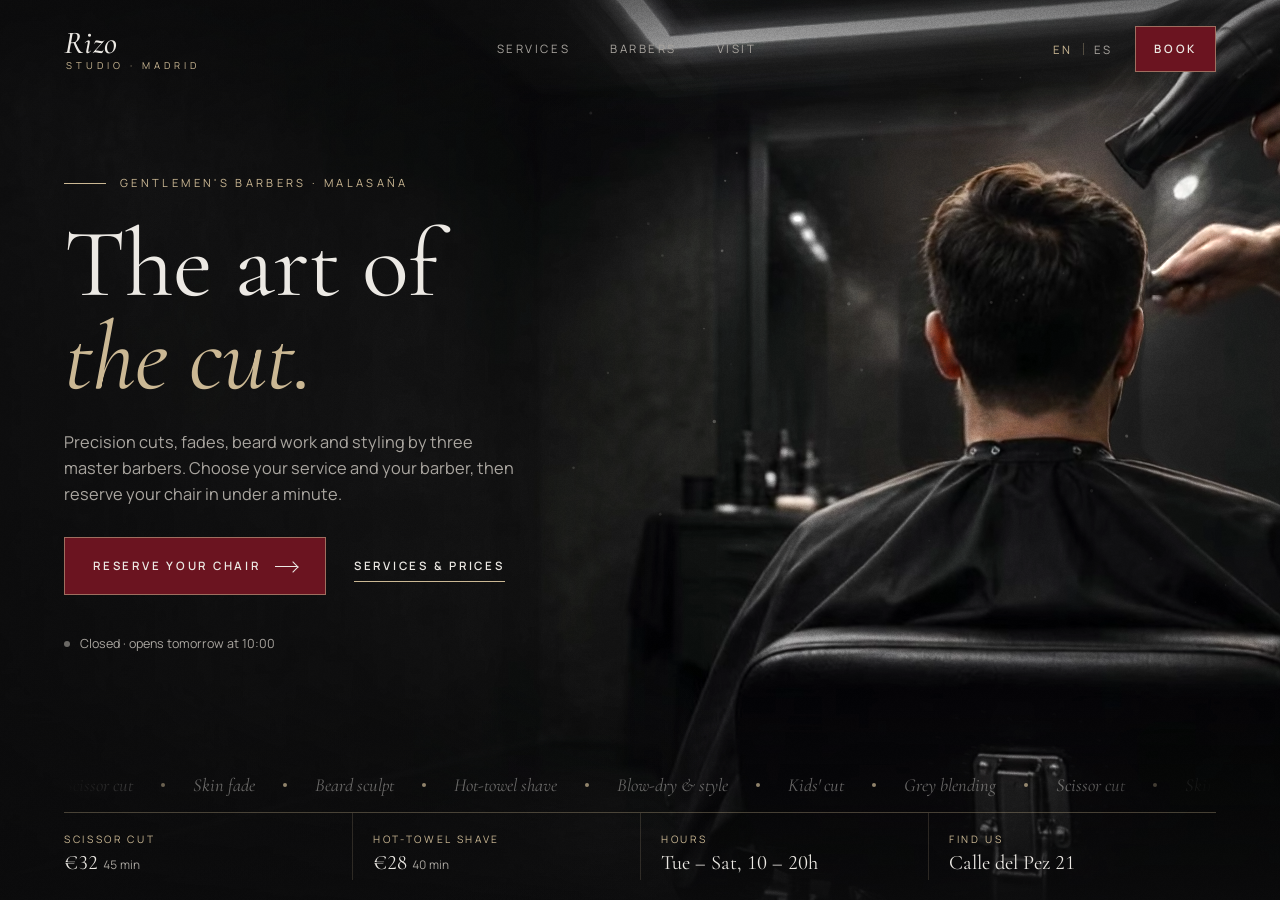
<file: rizo-studio/index.html>
<!doctype html>
<html lang="en">
<head>
<meta charset="utf-8">
<meta name="viewport" content="width=device-width, initial-scale=1, viewport-fit=cover">
<title>Rizo Studio — Barber booking demo · Ziad El Alami</title>
<meta name="description" content="Animated 3D homepage for a men's barbershop in Madrid: a real AI video played as a 3D scene. Demo project by Ziad El Alami.">
<meta name="author" content="Ziad El Alami">
<style>html,body{margin:0}</style>
<link rel="preconnect" href="https://fonts.googleapis.com">
<link rel="preconnect" href="https://fonts.gstatic.com" crossorigin>
<link rel="stylesheet" href="https://fonts.googleapis.com/css2?family=Cormorant+Garamond:ital,wght@0,400;0,500;1,400;1,500&family=Manrope:wght@400;500;600&display=swap">
<style>
/* Layout: one cinematic photograph covers the screen; copy sits in its shadowed left half (bottom on phones); a brass-ruled rail of prices and hours runs along the foot. */
:root {
  color-scheme: dark;
  --ink: #0b0b0c;
  --ivory: #ece9e4;
  --ivory-dim: #aaa6a0;
  --brass: #cbb894;
  --brass-soft: rgba(203, 184, 148, 0.32);
  --oxblood: #6b1420;
  --oxblood-hi: #84202e;
  --f-display: "Cormorant Garamond", "Cormorant", Garamond, "Times New Roman", serif;
  --f-body: "Manrope", system-ui, -apple-system, "Segoe UI", sans-serif;
  --gutter-x: clamp(16px, 5vw, 80px);
  --ease: cubic-bezier(.2, .7, .1, 1);
}
html, body { height: 100%; }
body {
  background: var(--ink);
  color: var(--ivory);
  font-family: var(--f-body);
  font-size: 16px;
  line-height: 1.6;
  -webkit-font-smoothing: antialiased;
  overflow-x: hidden;
}

/* ---------- The photograph and its living light ---------- */
.viewport { position: fixed; inset: 0; overflow: hidden; z-index: 0; background: var(--ink); }
.photo {
  position: absolute; inset: 0; width: 100%; height: 100%; max-width: 100%;
  object-fit: cover; object-position: var(--focus-x, 50%) 50%; display: block;
}
#gl, #dust { position: absolute; inset: 0; width: 100%; height: 100%; display: block; }
#gl { opacity: 0; transition: opacity 1.8s var(--ease); }
.gl-ready #gl { opacity: 1; }
.gl-ready .photo { visibility: hidden; }
#dust { pointer-events: none; mix-blend-mode: screen; }

.vignette {
  position: fixed; inset: 0; z-index: 1; pointer-events: none;
  background:
    linear-gradient(90deg, rgba(11, 11, 12, .82) 0%, rgba(11, 11, 12, .45) 34%, rgba(11, 11, 12, 0) 56%),
    linear-gradient(0deg, rgba(11, 11, 12, .9) 0%, rgba(11, 11, 12, 0) 24%),
    linear-gradient(180deg, rgba(11, 11, 12, .6) 0%, rgba(11, 11, 12, 0) 15%);
}
.grain {
  position: fixed; inset: -50%; z-index: 1; pointer-events: none;
  opacity: .07; mix-blend-mode: overlay;
  animation: grain 0.9s steps(6) infinite;
}
@keyframes grain {
  0% { transform: translate(0, 0); } 20% { transform: translate(-3%, 2%); } 40% { transform: translate(2%, -4%); }
  60% { transform: translate(-4%, -2%); } 80% { transform: translate(3%, 3%); } 100% { transform: translate(0, 0); }
}

/* ---------- Page ---------- */
.page {
  position: relative; z-index: 2;
  min-height: 100%;
  display: grid; grid-template-rows: auto 1fr auto;
  padding-left: max(var(--gutter-x), env(safe-area-inset-left, 0px));
  padding-right: max(var(--gutter-x), env(safe-area-inset-right, 0px));
  padding-block: 0;
}
.nav { display: flex; align-items: center; justify-content: space-between; gap: 24px; padding-block: 26px; }
.brand { display: inline-flex; flex-direction: column; align-items: flex-start; gap: 2px; color: var(--ivory); text-decoration: none; line-height: 1; }
.brand-r { font-family: var(--f-display); font-style: italic; font-size: 2rem; font-weight: 500; letter-spacing: .01em; }
.brand-s { font-size: .6rem; letter-spacing: .42em; text-transform: uppercase; color: var(--brass); padding-left: 2px; }
.links { display: flex; gap: 40px; }
.links a, .lang button {
  font-size: .72rem; letter-spacing: .22em; text-transform: uppercase;
  color: var(--ivory-dim); text-decoration: none; transition: color .3s;
}
.links a:hover, .lang button:hover { color: var(--ivory); }
.nav-right { display: flex; align-items: center; gap: 22px; }
.lang { display: inline-flex; align-items: center; gap: 10px; }
.lang span { width: 1px; height: 12px; background: var(--brass-soft); }
.lang button { background: none; border: 0; padding: 4px 0; cursor: pointer; font-family: inherit; }
.lang button[aria-pressed="true"] { color: var(--brass); }

.hero {
  align-self: center; max-width: 36rem;
  display: flex; flex-direction: column; gap: 26px;
  padding-block: 28px 44px;
}
.overline { display: flex; align-items: center; gap: 14px; margin: 0; font-size: .7rem; letter-spacing: .3em; text-transform: uppercase; color: var(--brass); }
.overline::before { content: ""; width: 42px; height: 1px; background: var(--brass); }
h1 {
  margin: 0;
  font-family: var(--f-display); font-weight: 400;
  font-size: clamp(3.4rem, 7.6vw, 7.2rem);
  line-height: .95; letter-spacing: -0.01em;
  text-wrap: balance;
}
h1 em { font-style: italic; color: var(--brass); }
.lede { margin: 0; max-width: 29rem; color: var(--ivory-dim); font-size: 1.02rem; }
.status { display: inline-flex; align-items: center; gap: 10px; font-size: .78rem; color: var(--ivory-dim); }
.dot { width: 6px; height: 6px; border-radius: 50%; background: var(--ivory-dim); opacity: .6; }
.dot.open { background: #8fc79a; opacity: 1; box-shadow: 0 0 0 4px rgba(143, 199, 154, .14); }
.ctas { display: flex; flex-wrap: wrap; align-items: center; gap: 28px; padding-top: 4px; }
.btn {
  display: inline-flex; align-items: center; gap: 14px;
  font-size: .72rem; font-weight: 600; letter-spacing: .24em; text-transform: uppercase;
  color: var(--ivory); background: var(--oxblood); text-decoration: none;
  padding: 19px 28px; border: 1px solid rgba(203, 184, 148, .55);
  transition: background .35s, border-color .35s;
}
.btn:hover { background: var(--oxblood-hi); border-color: var(--brass); }
.btn .arr { display: inline-block; width: 22px; height: 1px; background: currentColor; position: relative; transition: width .35s var(--ease); }
.btn .arr::after { content: ""; position: absolute; right: 0; top: -3px; width: 7px; height: 7px; border-top: 1px solid currentColor; border-right: 1px solid currentColor; transform: rotate(45deg); }
.btn:hover .arr { width: 32px; }
.link {
  font-size: .72rem; font-weight: 600; letter-spacing: .24em; text-transform: uppercase;
  color: var(--ivory); text-decoration: none; padding-block: 6px;
  background: linear-gradient(var(--brass), var(--brass)) 0 100% / 100% 1px no-repeat;
  transition: background-size .35s var(--ease), color .3s;
}
.link:hover { color: var(--brass); background-size: 40% 1px; }
.btn-sm { padding: 13px 18px; }
a:focus-visible, button:focus-visible { outline: 1px solid var(--brass); outline-offset: 4px; }

.rail {
  display: grid; grid-template-columns: repeat(4, minmax(0, 1fr));
  border-top: 1px solid var(--brass-soft);
  margin-bottom: max(20px, env(safe-area-inset-bottom, 0px));
}
.item { display: flex; flex-direction: column; gap: 3px; padding: 18px 20px 4px 0; min-width: 0; }
.item + .item { padding-left: 20px; border-left: 1px solid rgba(203, 184, 148, .18); }
.k { font-size: .64rem; letter-spacing: .26em; text-transform: uppercase; color: var(--brass); }
.v { font-family: var(--f-display); font-size: 1.28rem; line-height: 1.25; font-variant-numeric: lining-nums tabular-nums; }
.v small { font-family: var(--f-body); font-size: .74rem; color: var(--ivory-dim); letter-spacing: .02em; }

@media (max-width: 960px) { .links { display: none; } }
@media (max-width: 720px) {
  .vignette {
    background:
      linear-gradient(0deg, rgba(11, 11, 12, .97) 0%, rgba(11, 11, 12, .9) 40%, rgba(11, 11, 12, 0) 66%),
      linear-gradient(180deg, rgba(11, 11, 12, .7) 0%, rgba(11, 11, 12, 0) 16%);
  }
  .hero { align-self: end; padding-block: 40vh 28px; gap: 20px; }
  .ctas { gap: 22px; }
  .rail { grid-template-columns: repeat(2, minmax(0, 1fr)); }
  .item:nth-child(3) { padding-left: 0; border-left: 0; }
  .item:nth-child(n+3) { border-top: 1px solid rgba(203, 184, 148, .18); }
  .nav .btn-sm { display: none; }
}
@media (prefers-reduced-motion: reduce) {
  .grain { animation: none; }
  #gl, .btn, .btn .arr, .link { transition: none; }
}

/* ---------- Motion for the interface ---------- */
@keyframes rise { from { transform: translateY(108%); } to { transform: none; } }
@keyframes fadeUp { from { opacity: 0; transform: translateY(14px); } to { opacity: 1; transform: none; } }
@keyframes grow { from { width: 0; } to { width: 42px; } }
@keyframes sheen { from { background-position: 120% 0; } to { background-position: -120% 0; } }
@keyframes marquee { from { transform: translateX(0); } to { transform: translateX(-50%); } }
h1 .line { display: block; overflow: hidden; padding-bottom: 0.06em; margin-bottom: -0.06em; }
h1 .line > span { display: inline-block; animation: rise 1.3s var(--ease) both; }
h1 .line + .line > span { animation-delay: .14s; }
h1 em {
  padding-right: .08em;
  background: linear-gradient(100deg, var(--brass) 38%, #fff5e4 50%, var(--brass) 62%);
  background-size: 260% 100%;
  -webkit-background-clip: text; background-clip: text; color: transparent;
  animation: sheen 7s linear 1.4s infinite;
}
.nav { animation: fadeUp 1s var(--ease) .1s both; }
.overline { animation: fadeUp 1s var(--ease) .2s both; }
.overline::before { animation: grow 1.2s var(--ease) .3s both; }
.lede { animation: fadeUp 1.1s var(--ease) .45s both; }
.ctas { animation: fadeUp 1.1s var(--ease) .6s both; }
.status { animation: fadeUp 1.1s var(--ease) .75s both; }
.rail .item { animation: fadeUp 1s var(--ease) both; }
.rail .item:nth-child(1) { animation-delay: .85s; } .rail .item:nth-child(2) { animation-delay: .95s; }
.rail .item:nth-child(3) { animation-delay: 1.05s; } .rail .item:nth-child(4) { animation-delay: 1.15s; }
.marquee {
  overflow: hidden; white-space: nowrap; padding-block: 12px;
  -webkit-mask-image: linear-gradient(90deg, transparent, #000 12%, #000 88%, transparent);
  mask-image: linear-gradient(90deg, transparent, #000 12%, #000 88%, transparent);
  animation: fadeUp 1.2s var(--ease) 1s both;
}
.marquee .track { display: inline-flex; align-items: center; gap: 28px; animation: marquee 46s linear infinite; }
.marquee .w { font-family: var(--f-display); font-style: italic; font-size: 1.15rem; color: rgba(236, 233, 228, .42); }
.marquee .sep { width: 4px; height: 4px; border-radius: 50%; background: var(--brass); opacity: .7; flex: none; }
.btn { will-change: transform; }
.cursor, .cursor-dot { position: fixed; left: 0; top: 0; z-index: 50; pointer-events: none; border-radius: 50%; opacity: 0; transition: opacity .4s, width .35s var(--ease), height .35s var(--ease), margin .35s var(--ease), background .35s; }
.cursor { width: 38px; height: 38px; margin: -19px 0 0 -19px; border: 1px solid rgba(203, 184, 148, .7); }
.cursor-dot { width: 4px; height: 4px; margin: -2px 0 0 -2px; background: var(--brass); }
.cursor.on, .cursor-dot.on { opacity: 1; }
.cursor.hover { width: 64px; height: 64px; margin: -32px 0 0 -32px; background: rgba(203, 184, 148, .08); }
@media (pointer: coarse) { .cursor, .cursor-dot { display: none; } }
@media (prefers-reduced-motion: reduce) {
  h1 .line > span, h1 em, .nav, .overline, .overline::before, .lede, .ctas, .status, .rail .item, .marquee, .marquee .track { animation: none; }
  .cursor, .cursor-dot { display: none; }
}
</style>

<div class="viewport" aria-hidden="true">
  <img class="photo" id="fallback" alt="" width="1536" height="864" decoding="async" fetchpriority="high">
  <canvas id="gl"></canvas>
  <canvas id="dust"></canvas>
</div>
<div class="vignette" aria-hidden="true"></div>
<div class="grain" id="grain" aria-hidden="true"></div>

<div class="cursor" id="cursor" aria-hidden="true"></div><div class="cursor-dot" id="cursor-dot" aria-hidden="true"></div>
<div class="page" id="top">
  <header class="nav">
    <a class="brand" href="#top" aria-label="Rizo Studio, home">
      <span class="brand-r">Rizo</span><span class="brand-s">Studio · Madrid</span>
    </a>
    <nav class="links" aria-label="Main">
      <a href="#top" data-i18n="nav.services">Services</a>
      <a href="#top" data-i18n="nav.barbers">Barbers</a>
      <a href="#top" data-i18n="nav.visit">Visit</a>
    </nav>
    <div class="nav-right">
      <div class="lang" role="group" aria-label="Language">
        <button type="button" id="lang-en" data-lang="en" aria-pressed="true">EN</button>
        <span aria-hidden="true"></span>
        <button type="button" id="lang-es" data-lang="es" aria-pressed="false">ES</button>
      </div>
      <a class="btn btn-sm" href="#top" data-i18n="nav.book">Book</a>
    </div>
  </header>

  <main class="hero">
    <p class="overline" data-i18n="overline">Gentlemen's barbers · Malasaña</p>
    <h1 data-i18n-html="h1"><span class="line"><span>The art of</span></span><span class="line"><span><em>the cut.</em></span></span></h1>
    <p class="lede" data-i18n="lede">Precision cuts, fades, beard work and styling by three master barbers. Choose your service and your barber, then reserve your chair in under a minute.</p>
    <div class="ctas">
      <a class="btn" href="#top"><span data-i18n="cta.book">Reserve your chair</span><span class="arr" aria-hidden="true"></span></a>
      <a class="link" href="#top" data-i18n="cta.services">Services &amp; prices</a>
    </div>
    <p class="status"><span class="dot" id="status-dot"></span><span id="status">Madrid</span></p>
  </main>

  <div class="marquee" aria-hidden="true"><div class="track" id="marquee"></div></div>
  <footer class="rail">
    <div class="item"><span class="k" data-i18n="r.cut">Scissor cut</span><span class="v">€32 <small data-i18n="r.cutd">45 min</small></span></div>
    <div class="item"><span class="k" data-i18n="r.shave">Hot-towel shave</span><span class="v">€28 <small data-i18n="r.shaved">40 min</small></span></div>
    <div class="item"><span class="k" data-i18n="r.hours">Hours</span><span class="v" data-i18n="r.hoursv">Tue – Sat, 10 – 20h</span></div>
    <div class="item"><span class="k" data-i18n="r.where">Find us</span><span class="v">Calle del Pez 21</span></div>
  </footer>
</div>

<script>
/* ---------- Copy, language and live opening status ---------- */
(function () {
  var T = {
    en: {
      "nav.services": "Services", "nav.barbers": "Barbers", "nav.visit": "Visit", "nav.book": "Book",
      "overline": "Gentlemen's barbers · Malasaña",
      "h1": "<span class=\"line\"><span>The art of</span></span><span class=\"line\"><span><em>the cut.</em></span></span>",
      "lede": "Precision cuts, fades, beard work and styling by three master barbers. Choose your service and your barber, then reserve your chair in under a minute.",
      "cta.book": "Reserve your chair", "cta.services": "Services & prices",
      "r.cut": "Scissor cut", "r.cutd": "45 min", "r.shave": "Hot-towel shave", "r.shaved": "40 min",
      "r.hours": "Hours", "r.hoursv": "Tue – Sat, 10 – 20h", "r.where": "Find us",
      openUntil: "Open now · until 20:00",
      opensToday: "Closed · opens today at 10:00",
      opensTomorrow: "Closed · opens tomorrow at 10:00",
      opensTue: "Closed · opens Tuesday at 10:00",
      marquee: ["Scissor cut", "Skin fade", "Beard sculpt", "Hot-towel shave", "Blow-dry & style", "Kids' cut", "Grey blending"]
    },
    es: {
      "nav.services": "Servicios", "nav.barbers": "Barberos", "nav.visit": "Visítanos", "nav.book": "Reservar",
      "overline": "Barbería de caballeros · Malasaña",
      "h1": "<span class=\"line\"><span>El arte</span></span><span class=\"line\"><span><em>del corte.</em></span></span>",
      "lede": "Cortes de precisión, degradados, barba y peinado a cargo de tres maestros barberos. Elige tu servicio y tu barbero, y reserva tu sillón en menos de un minuto.",
      "cta.book": "Reserva tu sillón", "cta.services": "Servicios y precios",
      "r.cut": "Corte a tijera", "r.cutd": "45 min", "r.shave": "Afeitado clásico", "r.shaved": "40 min",
      "r.hours": "Horario", "r.hoursv": "Mar – Sáb, 10 – 20h", "r.where": "Dónde estamos",
      openUntil: "Abierto · hasta las 20:00",
      opensToday: "Cerrado · abre hoy a las 10:00",
      opensTomorrow: "Cerrado · abre mañana a las 10:00",
      opensTue: "Cerrado · abre el martes a las 10:00",
      marquee: ["Corte a tijera", "Degradado", "Arreglo de barba", "Afeitado clásico", "Secado y peinado", "Corte infantil", "Matizado de canas"]
    }
  };
  var lang = "en";
  try { var saved = localStorage.getItem("rizo-lang"); if (saved === "es" || saved === "en") lang = saved; } catch (e) {}

  function madridNow() {
    var parts = new Intl.DateTimeFormat("en-GB", { timeZone: "Europe/Madrid", weekday: "short", hour: "2-digit", minute: "2-digit", hour12: false }).formatToParts(new Date());
    var o = {}; parts.forEach(function (p) { o[p.type] = p.value; });
    var days = { Sun: 0, Mon: 1, Tue: 2, Wed: 3, Thu: 4, Fri: 5, Sat: 6 };
    return { day: days[o.weekday], mins: parseInt(o.hour, 10) * 60 + parseInt(o.minute, 10) };
  }
  function statusText(t) {
    var n = madridNow(), openDay = n.day >= 2 && n.day <= 6, dot = document.getElementById("status-dot");
    if (openDay && n.mins >= 600 && n.mins < 1200) { dot.classList.add("open"); return t.openUntil; }
    dot.classList.remove("open");
    if (openDay && n.mins < 600) return t.opensToday;
    if (n.day >= 2 && n.day <= 5) return t.opensTomorrow;
    return t.opensTue;
  }
  function apply() {
    var t = T[lang];
    document.documentElement.lang = lang;
    document.querySelectorAll("[data-i18n]").forEach(function (el) { el.textContent = t[el.getAttribute("data-i18n")]; });
    document.querySelectorAll("[data-i18n-html]").forEach(function (el) { el.innerHTML = t[el.getAttribute("data-i18n-html")]; });
    document.getElementById("status").textContent = statusText(t);
    var words = t.marquee.concat(t.marquee).concat(t.marquee).concat(t.marquee);
    document.getElementById("marquee").innerHTML = words.map(function (w) { return '<span class="w">' + w + '</span><span class="sep"></span>'; }).join("");
    document.querySelectorAll(".lang button").forEach(function (b) { b.setAttribute("aria-pressed", String(b.dataset.lang === lang)); });
  }
  document.querySelectorAll(".lang button").forEach(function (b) {
    b.addEventListener("click", function () {
      lang = b.dataset.lang;
      try { localStorage.setItem("rizo-lang", lang); } catch (e) {}
      apply();
    });
  });
  document.querySelectorAll('a[href="#top"]').forEach(function (a) { a.addEventListener("click", function (e) { e.preventDefault(); }); });
  apply();
  setInterval(function () { document.getElementById("status").textContent = statusText(T[lang]); }, 60000);
})();

/* ---------- 3D photo: depth-based camera move, lamp light, dust, grain ---------- */
var HERO_SRC = "[data-uri]";
var DEPTH_SRC = "[data-uri]";
document.getElementById("fallback").src = HERO_SRC;
(function () {
  var IMG_ASPECT = 1536 / 864;
  var reduce = window.matchMedia("(prefers-reduced-motion: reduce)").matches;
  var root = document.documentElement;
  var canvas = document.getElementById("gl");
  var dust = document.getElementById("dust"), dctx = dust.getContext("2d");

  function focusX() { var w = window.innerWidth; return w < 720 ? 0.74 : w < 1100 ? 0.62 : 0.5; }

  /* Same cover framing as the shader, used to place the dust over the lamp */
  function view() {
    var w = window.innerWidth, h = window.innerHeight, sa = w / h;
    var sx = sa > IMG_ASPECT ? 1 : sa / IMG_ASPECT, sy = sa > IMG_ASPECT ? IMG_ASPECT / sa : 1;
    var x0 = Math.min(Math.max(focusX() - sx / 2, 0), 1 - sx), y0 = (1 - sy) / 2;
    return { w: w, h: h, sx: sx, sy: sy, x0: x0, y0: y0 };
  }
  function imgToScreen(u, v, vw) { return [(u - vw.x0) / vw.sx * vw.w, (v - vw.y0) / vw.sy * vw.h]; }

  /* Film grain tile */
  (function () {
    var c = document.createElement("canvas"); c.width = c.height = 180;
    var g = c.getContext("2d"), img = g.createImageData(180, 180);
    for (var i = 0; i < img.data.length; i += 4) { var v = Math.random() * 255; img.data[i] = img.data[i + 1] = img.data[i + 2] = v; img.data[i + 3] = 255; }
    g.putImageData(img, 0, 0);
    document.getElementById("grain").style.backgroundImage = "url(" + c.toDataURL() + ")";
  })();

  /* Particles in image coordinates: air and fine hair blown from the dryer, plus sparse dust under the LED frame */
  var NOZZLE = [0.742, 0.168];
  var motes = [], dpr = Math.min(window.devicePixelRatio || 1, 2), lastT = 0;
  function spawnAir(age) {
    var sp = 0.05 + Math.random() * 0.07, ang = Math.PI + (Math.random() - 0.5) * 0.9 - 0.12;
    return { kind: 0, u: NOZZLE[0] + (Math.random() - 0.5) * 0.008, v: NOZZLE[1] + (Math.random() - 0.5) * 0.012,
      vu: Math.cos(ang) * sp, vv: Math.sin(ang) * sp * 0.9, life: 0.7 + Math.random() * 0.9, age: age || 0,
      r: 0.35 + Math.random() * 1.1, a: 0.35 + Math.random() * 0.5, z: 0.7 + Math.random() * 0.2 };
  }
  function spawnDust() {
    return { kind: 1, u: 0.45 + Math.random() * 0.5, v: 0.08 + Math.random() * 0.6, vu: (Math.random() - 0.5) * 0.004, vv: -0.002 - Math.random() * 0.004,
      life: 6 + Math.random() * 8, age: Math.random() * 6, r: 0.4 + Math.random() * 1.0, a: 0.12 + Math.random() * 0.25, z: Math.random(), ph: Math.random() * 6.283 };
  }
  var nAir = window.innerWidth < 720 ? 70 : 120, nDust = window.innerWidth < 720 ? 25 : 50;
  for (var i = 0; i < nAir; i++) motes.push(spawnAir(Math.random() * 1.4));
  for (var j = 0; j < nDust; j++) motes.push(spawnDust());
  function drawDust(now, cam) {
    var t = now / 1000, dt = Math.min(0.05, Math.max(0, t - lastT)); lastT = t;
    var vw = view();
    dctx.setTransform(dpr, 0, 0, dpr, 0, 0);
    dctx.clearRect(0, 0, vw.w, vw.h);
    for (var i = 0; i < motes.length; i++) {
      var m = motes[i];
      m.age += dt;
      if (m.age > m.life) { motes[i] = m = m.kind === 0 ? spawnAir(0) : spawnDust(); m.age = 0; }
      m.u += m.vu * dt; m.v += m.vv * dt;
      if (m.kind === 0) { m.vu *= 1 - dt * 0.9; m.vv += (-0.004 + Math.sin(t * 3 + i) * 0.01) * dt; }
      else { m.u += Math.sin(t * 0.4 + m.ph) * 0.0004 * dt * 60; }
      var k = m.age / m.life, fade = Math.min(1, k * 6) * (1 - k);
      if (m.kind === 0 && window.__videoOn) continue;
      var par = (m.z - 0.55);
      var p = imgToScreen(m.u - cam[0] * par, m.v - cam[1] * par, vw);
      dctx.globalAlpha = m.a * fade;
      dctx.fillStyle = m.kind === 0 ? "#f3ece2" : "#e8e4dc";
      dctx.beginPath(); dctx.arc(p[0], p[1], m.r * (vw.w / 1440 + 0.35), 0, 6.283); dctx.fill();
    }
  }
  function sizeCanvases() {
    var w = window.innerWidth, h = window.innerHeight;
    dpr = Math.min(window.devicePixelRatio || 1, 2);
    dust.width = Math.round(w * dpr); dust.height = Math.round(h * dpr);
    var gdpr = Math.min(window.devicePixelRatio || 1, w < 720 ? 2 : 1.6);
    canvas.width = Math.round(w * gdpr); canvas.height = Math.round(h * gdpr);
    root.style.setProperty("--focus-x", (focusX() * 100) + "%");
  }
  sizeCanvases();

  /* ---- WebGL depth renderer ---- */
  var gl = null;
  try { gl = canvas.getContext("webgl", { antialias: false, alpha: false, premultipliedAlpha: false }); } catch (e) {}
  var cam = [0, 0], mouse = [0, 0], mouseT = [0, 0];
  window.addEventListener("pointermove", function (e) {
    mouseT[0] = e.clientX / window.innerWidth * 2 - 1; mouseT[1] = e.clientY / window.innerHeight * 2 - 1;
  }, { passive: true });

  if (!gl) { startDustOnly(); return; }

  var vs = "attribute vec2 p; void main(){ gl_Position = vec4(p, 0.0, 1.0); }";
  var fs = [
    "precision highp float;",
    "uniform sampler2D uImg; uniform sampler2D uDepth;",
    "uniform vec2 uRes; uniform float uAspect; uniform float uFocusX;",
    "uniform vec2 uCam; uniform float uDolly; uniform float uTime; uniform float uIntro; uniform float uVideo;",
    "float depthAt(vec2 p){ return texture2D(uDepth, clamp(p, 0.001, 0.999)).r; }",
    "float hash(vec2 p){ return fract(sin(dot(p, vec2(127.1, 311.7))) * 43758.5453); }",
    "float vnoise(vec2 p){ vec2 i = floor(p), f = fract(p); f = f*f*(3.0-2.0*f);",
    "  return mix(mix(hash(i), hash(i+vec2(1.0,0.0)), f.x), mix(hash(i+vec2(0.0,1.0)), hash(i+vec2(1.0,1.0)), f.x), f.y); }",
    "float fbm(vec2 p){ float v = 0.0, a = 0.5; for (int i = 0; i < 4; i++) { v += a * vnoise(p); p *= 2.03; a *= 0.5; } return v; }",
    "void main(){",
    "  vec2 s = gl_FragCoord.xy / uRes; s.y = 1.0 - s.y;",
    "  float sa = uRes.x / uRes.y;",
    "  vec2 sc = sa > uAspect ? vec2(1.0, uAspect / sa) : vec2(sa / uAspect, 1.0);",
    "  vec2 st = vec2(clamp(uFocusX - sc.x * 0.5, 0.0, 1.0 - sc.x), (1.0 - sc.y) * 0.5);",
    "  vec2 c = st + sc * 0.5;",
    "  vec2 q = st + s * sc;",
    "  q = c + (q - c) / (1.07 + uIntro * 0.05);",               /* margin so edges never show */
    "  float focus = 0.55;",
    "  vec2 p = q;",
    "  for (int i = 0; i < 8; i++) {",                           /* solve p + parallax(p) = q */
    "    float d = depthAt(p) - focus;",
    "    p = c + (q - uCam * d - c) / (1.0 + uDolly * d);",
    "  }",
    "  float dp = depthAt(p);",
    "  float fg = smoothstep(0.5, 0.7, dp);",
    "  vec2 hq = (p - vec2(0.722, 0.262)) / vec2(0.075, 0.07);",
    "  float mHair = fg * smoothstep(1.0, 0.45, length(hq)) * smoothstep(0.34, 0.25, p.y);",
    "  float gust = 0.65 + 0.35 * sin(uTime * 1.7) * sin(uTime * 0.63 + 1.3);",
    "  vec2 off = mHair * gust * vec2(sin(uTime * 11.0 + p.y * 170.0 + p.x * 45.0) * 0.0017 - 0.0008, sin(uTime * 8.3 + p.x * 150.0) * 0.0012);",
    "  float mBarber = fg * smoothstep(0.735, 0.80, p.x) * smoothstep(0.58, 0.36, p.y);",
    "  off += mBarber * vec2(sin(uTime * 1.55) * 0.0024 + sin(uTime * 4.1) * 0.0004, sin(uTime * 2.05 + 1.0) * 0.0017);",
    "  float mClient = fg * (1.0 - mBarber) * smoothstep(0.30, 0.40, p.y) * smoothstep(0.70, 0.63, p.y);",
    "  off.y += mClient * sin(uTime * 1.15) * 0.0013;",
    "  p -= off * (1.0 - uVideo);",
    "  vec3 col = texture2D(uImg, clamp(p, 0.0, 1.0)).rgb;",
    "  float pulse = 0.5 + 0.5 * sin(uTime * 0.9);",
    "  vec3 bloom = vec3(0.0);",
    "  for (int i = 0; i < 12; i++) {",
    "    float ang = float(i) * 0.5236;",
    "    vec2 dir = vec2(cos(ang), sin(ang) * uAspect);",
    "    vec3 c1 = texture2D(uImg, clamp(p + dir * 0.010, 0.0, 1.0)).rgb;",
    "    vec3 c2 = texture2D(uImg, clamp(p + dir * 0.028, 0.0, 1.0)).rgb;",
    "    bloom += c1 * smoothstep(0.55, 0.95, dot(c1, vec3(0.299, 0.587, 0.114)));",
    "    bloom += c2 * smoothstep(0.55, 0.95, dot(c2, vec3(0.299, 0.587, 0.114))) * 0.6;",
    "  }",
    "  col += bloom / 19.2 * (0.55 + 0.25 * pulse);",
    "  float l = dot(col, vec3(0.299, 0.587, 0.114));",
    "  col += col * smoothstep(0.75, 1.0, l) * 0.06 * pulse;",
    "  vec2 rel = p - vec2(0.742, 0.168);",
    "  float along = -rel.x - rel.y * 0.2;",
    "  float across = rel.y + along * 0.18;",
    "  float cone = smoothstep(0.0, 0.012, along) * smoothstep(0.16, 0.02, along) * exp(-across * across / (0.00025 + max(along, 0.0) * 0.0035));",
    "  float wisp = fbm(vec2(along * 26.0 + uTime * 2.6, across * 70.0 - uTime * 0.4));",
    "  col += vec3(0.92, 0.9, 0.87) * cone * smoothstep(0.35, 0.85, wisp) * 0.22 * (1.0 - uVideo);",
    "  float led = smoothstep(0.72, 0.95, dot(texture2D(uImg, clamp(p, 0.0, 1.0)).rgb, vec3(0.299, 0.587, 0.114)));",
    "  col += vec3(1.0) * led * 0.22 * pow(0.5 + 0.5 * sin(p.x * 22.0 + p.y * 30.0 - uTime * 1.4), 10.0);",
    "  vec2 vg = (s - 0.5) * vec2(1.0, 0.8);",
    "  col *= 1.0 - dot(vg, vg) * 0.35;",
    "  col *= mix(0.45, 1.0, uIntro);",
    "  gl_FragColor = vec4(col, 1.0);",
    "}"
  ].join("\n");

  function sh(type, src) { var o = gl.createShader(type); gl.shaderSource(o, src); gl.compileShader(o); if (!gl.getShaderParameter(o, gl.COMPILE_STATUS)) throw new Error(gl.getShaderInfoLog(o)); return o; }
  var prog;
  try {
    prog = gl.createProgram();
    gl.attachShader(prog, sh(gl.VERTEX_SHADER, vs)); gl.attachShader(prog, sh(gl.FRAGMENT_SHADER, fs));
    gl.linkProgram(prog);
    if (!gl.getProgramParameter(prog, gl.LINK_STATUS)) throw new Error(gl.getProgramInfoLog(prog));
  } catch (e) { startDustOnly(); return; }
  gl.useProgram(prog);
  var buf = gl.createBuffer(); gl.bindBuffer(gl.ARRAY_BUFFER, buf);
  gl.bufferData(gl.ARRAY_BUFFER, new Float32Array([-1, -1, 1, -1, -1, 1, 1, 1]), gl.STATIC_DRAW);
  var loc = gl.getAttribLocation(prog, "p"); gl.enableVertexAttribArray(loc); gl.vertexAttribPointer(loc, 2, gl.FLOAT, false, 0, 0);
  var U = {}; ["uImg", "uDepth", "uRes", "uAspect", "uFocusX", "uCam", "uDolly", "uTime", "uIntro", "uVideo"].forEach(function (n) { U[n] = gl.getUniformLocation(prog, n); });

  function texture(unit, img) {
    var t = gl.createTexture(); if (unit === 0) photoTex = t; gl.activeTexture(gl.TEXTURE0 + unit); gl.bindTexture(gl.TEXTURE_2D, t);
    gl.texParameteri(gl.TEXTURE_2D, gl.TEXTURE_MIN_FILTER, gl.LINEAR); gl.texParameteri(gl.TEXTURE_2D, gl.TEXTURE_MAG_FILTER, gl.LINEAR);
    gl.texParameteri(gl.TEXTURE_2D, gl.TEXTURE_WRAP_S, gl.CLAMP_TO_EDGE); gl.texParameteri(gl.TEXTURE_2D, gl.TEXTURE_WRAP_T, gl.CLAMP_TO_EDGE);
    gl.texImage2D(gl.TEXTURE_2D, 0, gl.RGBA, gl.RGBA, gl.UNSIGNED_BYTE, img);
  }
  var photoTex = null, video = null, videoOn = 0, videoFade = 0;
  /* The real video: fetched as a blob so it can be used as a WebGL texture; the photo stays until it plays */
  function startVideo() {
    if (reduce || !window.fetch) return;
    var probe = document.createElement("video");
    var src = probe.canPlayType('video/webm; codecs="vp9"') ? "hero.webm" : "hero.mp4";
    fetch(src).then(function (r) { if (!r.ok) throw new Error(r.status); return r.blob(); }).then(function (blob) {
      var v = document.createElement("video");
      v.muted = true; v.loop = true; v.playsInline = true; v.setAttribute("playsinline", ""); v.preload = "auto";
      v.src = URL.createObjectURL(blob);
      v.addEventListener("playing", function () { video = v; videoOn = 1; window.__videoOn = true; }, { once: true });
      var pr = v.play(); if (pr && pr.catch) pr.catch(function () {});
    }).catch(function () {});
  }
  function load(src) { return new Promise(function (res, rej) { var i = new Image(); i.onload = function () { res(i); }; i.onerror = rej; i.src = src; }); }

  Promise.all([load(HERO_SRC), load(DEPTH_SRC)]).then(function (imgs) {
    texture(0, imgs[0]); texture(1, imgs[1]);
    gl.uniform1i(U.uImg, 0); gl.uniform1i(U.uDepth, 1);
    gl.uniform1f(U.uAspect, IMG_ASPECT);
    var t0 = performance.now(), running = true;
    function render(now) {
      var t = (now - t0) / 1000;
      var intro = reduce ? 1 : Math.min(1, t / 2.6); intro = 1 - Math.pow(1 - intro, 3);
      mouse[0] += (mouseT[0] - mouse[0]) * 0.045; mouse[1] += (mouseT[1] - mouse[1]) * 0.045;
      var narrow = window.innerWidth < 720, amp = (narrow ? 0.75 : 1) * (video ? 0.65 : 1);
      cam[0] = reduce ? 0 : (Math.sin(t * 0.21) * 0.012 + mouse[0] * 0.013) * amp;
      cam[1] = reduce ? 0 : (Math.sin(t * 0.13 + 1.0) * 0.006 + mouse[1] * 0.008) * amp;
      var dolly = reduce ? 0.06 : 0.07 + 0.05 * Math.sin(t * 0.09 - 1.2);
      gl.viewport(0, 0, canvas.width, canvas.height);
      gl.uniform2f(U.uRes, canvas.width, canvas.height);
      gl.uniform1f(U.uFocusX, focusX());
      gl.uniform2f(U.uCam, cam[0], cam[1]);
      gl.uniform1f(U.uDolly, dolly);
      gl.uniform1f(U.uTime, t);
      gl.uniform1f(U.uIntro, intro);
      if (video && video.readyState >= 2) {
        gl.activeTexture(gl.TEXTURE0); gl.bindTexture(gl.TEXTURE_2D, photoTex);
        gl.texImage2D(gl.TEXTURE_2D, 0, gl.RGBA, gl.RGBA, gl.UNSIGNED_BYTE, video);
        videoFade = Math.min(1, videoFade + 0.05);
      }
      gl.uniform1f(U.uVideo, video ? 1 : 0);
      gl.drawArrays(gl.TRIANGLE_STRIP, 0, 4);
      drawDust(now, cam);
      if (running && !reduce) requestAnimationFrame(render);
    }
    root.classList.add("gl-ready");
    requestAnimationFrame(render);
    startVideo();
    window.addEventListener("resize", function () { sizeCanvases(); if (reduce) requestAnimationFrame(render); });
    document.addEventListener("visibilitychange", function () {
      var was = running; running = !document.hidden;
      if (running && !was && !reduce) requestAnimationFrame(render);
    });
  }).catch(startDustOnly);

  function startDustOnly() {
    window.addEventListener("resize", sizeCanvases);
    if (reduce) { drawDust(0, [0, 0]); return; }
    (function loop(now) { drawDust(now, [0, 0]); requestAnimationFrame(loop); })(0);
  }
})();

/* ---------- Cursor ring and magnetic buttons ---------- */
(function () {
  if (window.matchMedia("(prefers-reduced-motion: reduce)").matches || !window.matchMedia("(pointer: fine)").matches) return;
  var ring = document.getElementById("cursor"), dot = document.getElementById("cursor-dot");
  var x = -100, y = -100, rx = -100, ry = -100;
  window.addEventListener("pointermove", function (e) {
    x = e.clientX; y = e.clientY;
    ring.classList.add("on"); dot.classList.add("on");
    dot.style.transform = "translate(" + x + "px," + y + "px)";
  }, { passive: true });
  document.addEventListener("pointerleave", function () { ring.classList.remove("on"); dot.classList.remove("on"); });
  (function follow() {
    rx += (x - rx) * 0.16; ry += (y - ry) * 0.16;
    ring.style.transform = "translate(" + rx + "px," + ry + "px)";
    requestAnimationFrame(follow);
  })();
  document.querySelectorAll("a, button").forEach(function (el) {
    el.addEventListener("pointerenter", function () { ring.classList.add("hover"); });
    el.addEventListener("pointerleave", function () { ring.classList.remove("hover"); el.style.transform = ""; });
  });
  document.querySelectorAll(".btn").forEach(function (el) {
    el.addEventListener("pointermove", function (e) {
      var r = el.getBoundingClientRect();
      el.style.transform = "translate(" + ((e.clientX - r.left - r.width / 2) * 0.18) + "px," + ((e.clientY - r.top - r.height / 2) * 0.28) + "px)";
    });
  });
})();
</script>
</file>
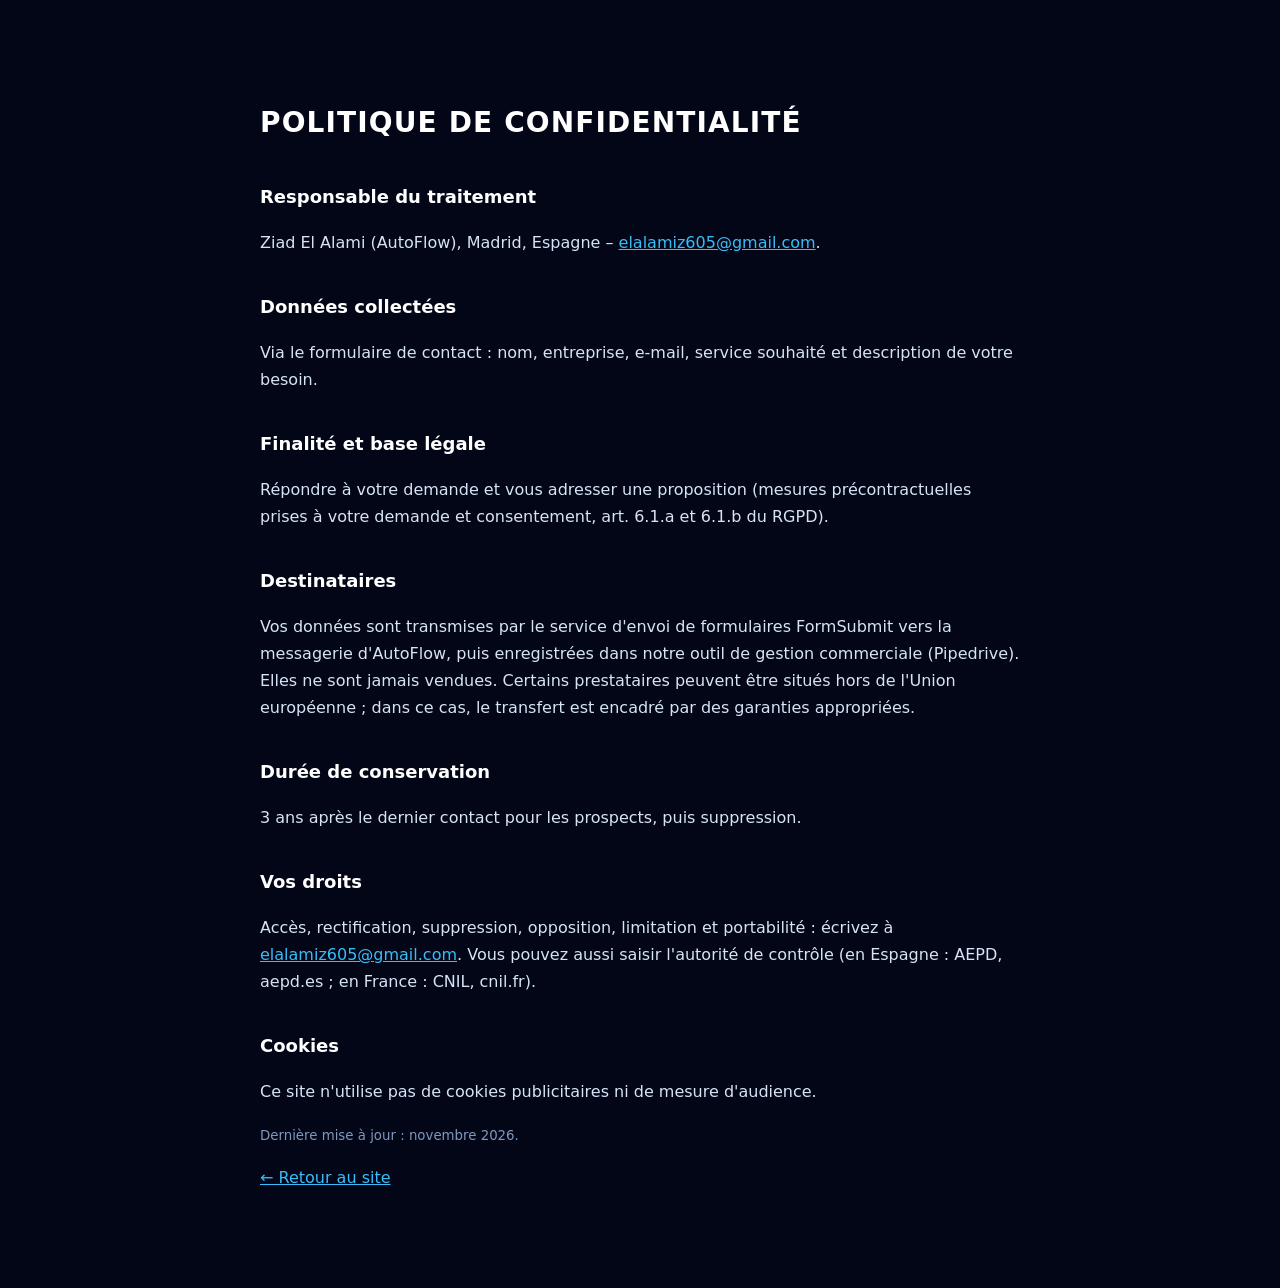
<file: automation-agency-demo/confidentialite.html>
<!DOCTYPE html><html lang="fr"><head><meta charset="utf-8"><meta name="viewport" content="width=device-width,initial-scale=1"><title>Confidentialité – AutoFlow</title><meta name="robots" content="index">
<style>body{margin:0;background:#020617;color:#D6E4F5;font:16px/1.7 Inter,system-ui,sans-serif}main{max-width:760px;margin:0 auto;padding:80px 28px}h1{font-family:Syncopate,system-ui,sans-serif;color:#fff;font-size:28px;letter-spacing:.04em}h2{color:#fff;font-size:18px;margin-top:36px}a{color:#38BDF8}.btn{display:inline-block;margin-top:24px;background:#F5B83D;color:#1A1203;text-decoration:none;padding:14px 26px;border-radius:999px;font-weight:600}small{color:#7F98BD}</style></head><body><main><h1>POLITIQUE DE CONFIDENTIALITÉ</h1>
<h2>Responsable du traitement</h2><p>Ziad El Alami (AutoFlow), Madrid, Espagne – <a href="mailto:elalamiz605@gmail.com">elalamiz605@gmail.com</a>.</p>
<h2>Données collectées</h2><p>Via le formulaire de contact : nom, entreprise, e-mail, service souhaité et description de votre besoin.</p>
<h2>Finalité et base légale</h2><p>Répondre à votre demande et vous adresser une proposition (mesures précontractuelles prises à votre demande et consentement, art. 6.1.a et 6.1.b du RGPD).</p>
<h2>Destinataires</h2><p>Vos données sont transmises par le service d'envoi de formulaires FormSubmit vers la messagerie d'AutoFlow, puis enregistrées dans notre outil de gestion commerciale (Pipedrive). Elles ne sont jamais vendues. Certains prestataires peuvent être situés hors de l'Union européenne ; dans ce cas, le transfert est encadré par des garanties appropriées.</p>
<h2>Durée de conservation</h2><p>3 ans après le dernier contact pour les prospects, puis suppression.</p>
<h2>Vos droits</h2><p>Accès, rectification, suppression, opposition, limitation et portabilité : écrivez à <a href="mailto:elalamiz605@gmail.com">elalamiz605@gmail.com</a>. Vous pouvez aussi saisir l'autorité de contrôle (en Espagne : AEPD, aepd.es ; en France : CNIL, cnil.fr).</p>
<h2>Cookies</h2><p>Ce site n'utilise pas de cookies publicitaires ni de mesure d'audience.</p>
<small>Dernière mise à jour : novembre 2026.</small><p><a href="index.html">← Retour au site</a></p></main></body></html>
</file>
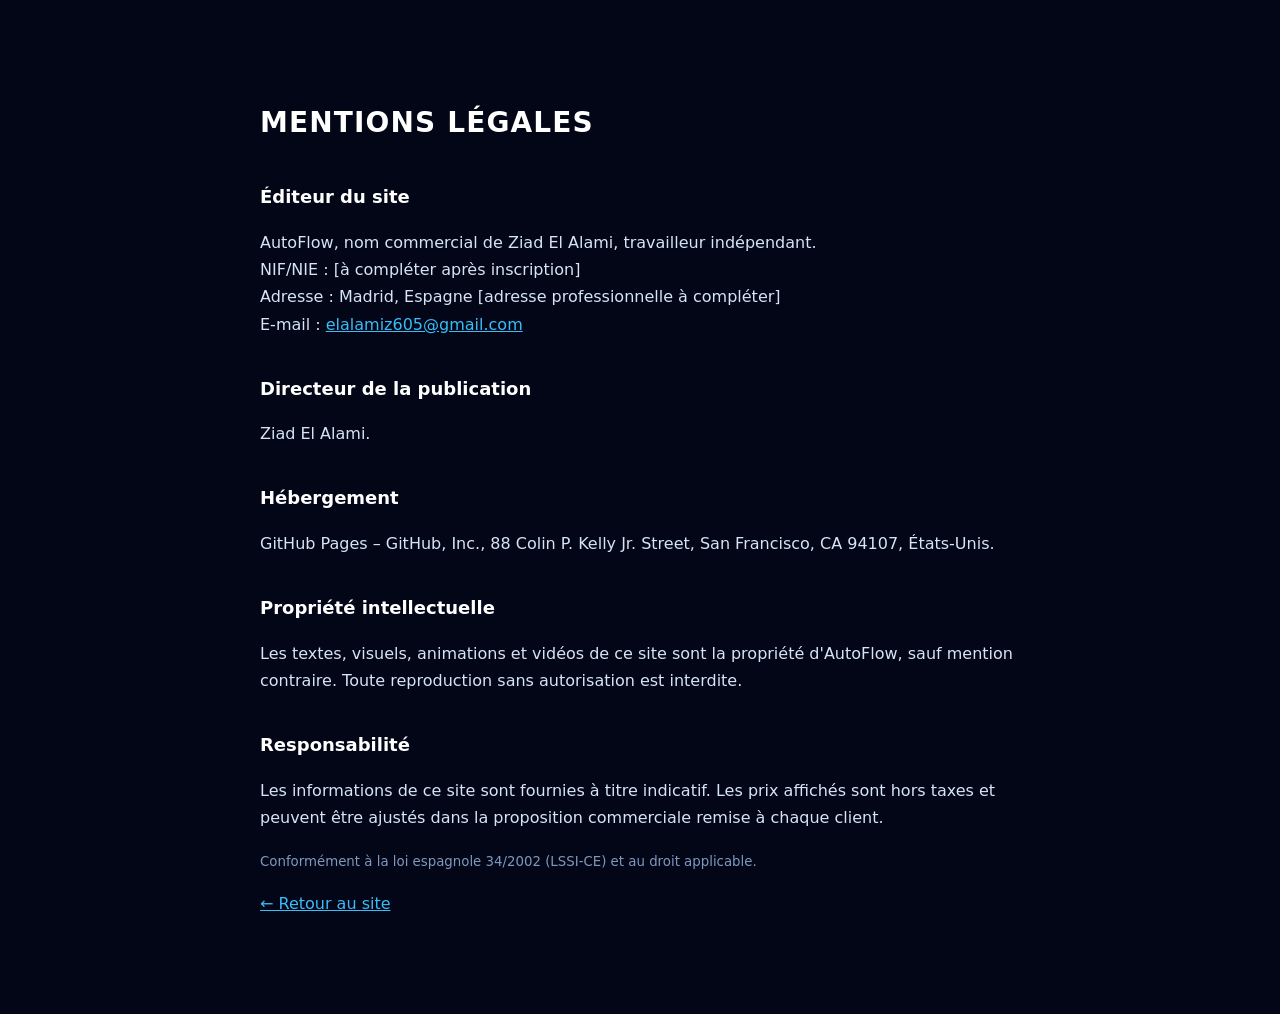
<file: automation-agency-demo/mentions-legales.html>
<!DOCTYPE html><html lang="fr"><head><meta charset="utf-8"><meta name="viewport" content="width=device-width,initial-scale=1"><title>Mentions légales – AutoFlow</title><meta name="robots" content="index">
<style>body{margin:0;background:#020617;color:#D6E4F5;font:16px/1.7 Inter,system-ui,sans-serif}main{max-width:760px;margin:0 auto;padding:80px 28px}h1{font-family:Syncopate,system-ui,sans-serif;color:#fff;font-size:28px;letter-spacing:.04em}h2{color:#fff;font-size:18px;margin-top:36px}a{color:#38BDF8}.btn{display:inline-block;margin-top:24px;background:#F5B83D;color:#1A1203;text-decoration:none;padding:14px 26px;border-radius:999px;font-weight:600}small{color:#7F98BD}</style></head><body><main><h1>MENTIONS LÉGALES</h1>
<h2>Éditeur du site</h2><p>AutoFlow, nom commercial de Ziad El Alami, travailleur indépendant.<br>NIF/NIE : [à compléter après inscription]<br>Adresse : Madrid, Espagne [adresse professionnelle à compléter]<br>E-mail : <a href="mailto:elalamiz605@gmail.com">elalamiz605@gmail.com</a></p>
<h2>Directeur de la publication</h2><p>Ziad El Alami.</p>
<h2>Hébergement</h2><p>GitHub Pages – GitHub, Inc., 88 Colin P. Kelly Jr. Street, San Francisco, CA 94107, États-Unis.</p>
<h2>Propriété intellectuelle</h2><p>Les textes, visuels, animations et vidéos de ce site sont la propriété d'AutoFlow, sauf mention contraire. Toute reproduction sans autorisation est interdite.</p>
<h2>Responsabilité</h2><p>Les informations de ce site sont fournies à titre indicatif. Les prix affichés sont hors taxes et peuvent être ajustés dans la proposition commerciale remise à chaque client.</p>
<small>Conformément à la loi espagnole 34/2002 (LSSI-CE) et au droit applicable.</small><p><a href="index.html">← Retour au site</a></p></main></body></html>
</file>
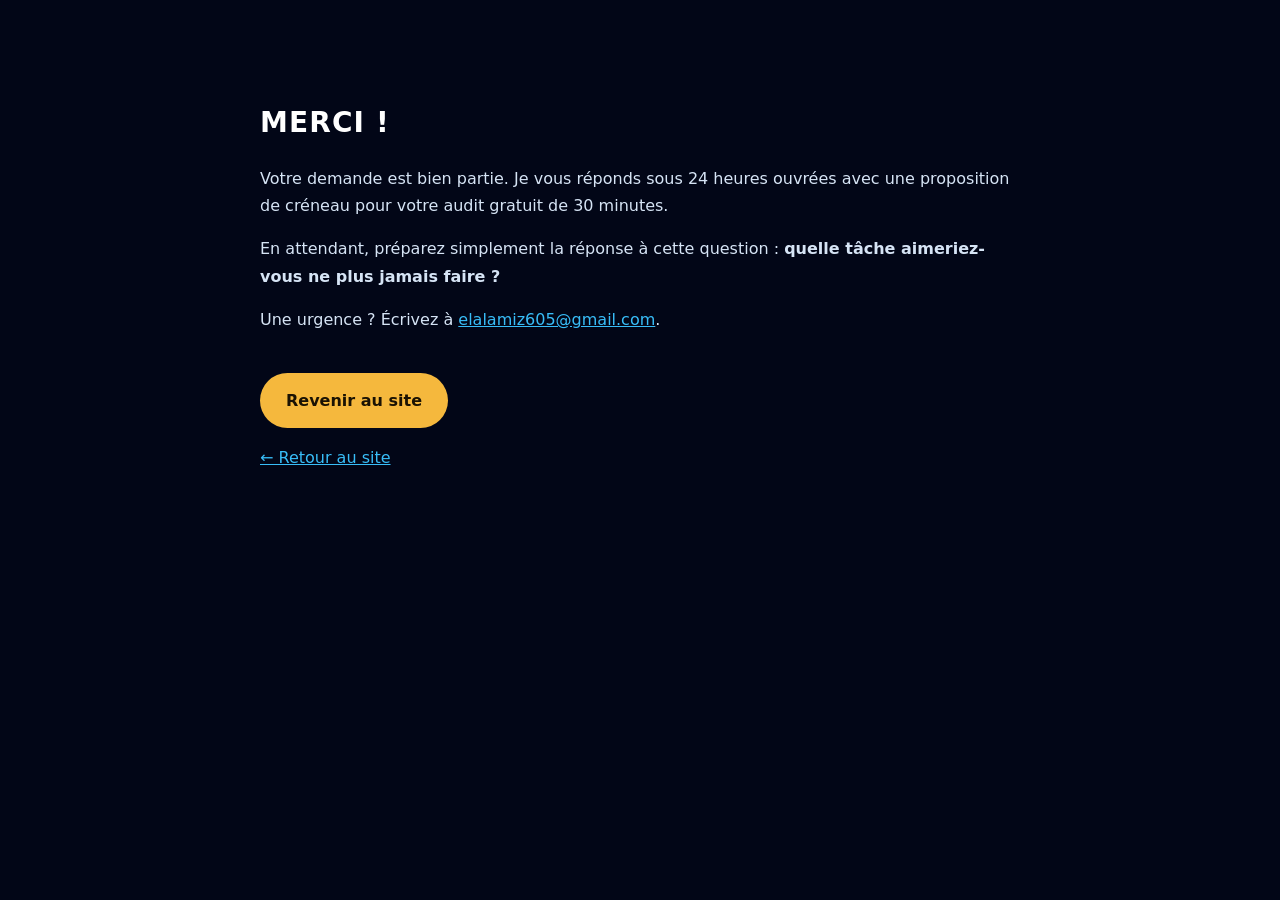
<file: automation-agency-demo/merci.html>
<!DOCTYPE html><html lang="fr"><head><meta charset="utf-8"><meta name="viewport" content="width=device-width,initial-scale=1"><title>Merci – AutoFlow</title><meta name="robots" content="noindex">
<style>body{margin:0;background:#020617;color:#D6E4F5;font:16px/1.7 Inter,system-ui,sans-serif}main{max-width:760px;margin:0 auto;padding:80px 28px}h1{font-family:Syncopate,system-ui,sans-serif;color:#fff;font-size:28px;letter-spacing:.04em}h2{color:#fff;font-size:18px;margin-top:36px}a{color:#38BDF8}.btn{display:inline-block;margin-top:24px;background:#F5B83D;color:#1A1203;text-decoration:none;padding:14px 26px;border-radius:999px;font-weight:600}small{color:#7F98BD}</style></head><body><main><h1>MERCI !</h1><p>Votre demande est bien partie. Je vous réponds sous 24 heures ouvrées avec une proposition de créneau pour votre audit gratuit de 30 minutes.</p><p>En attendant, préparez simplement la réponse à cette question : <strong>quelle tâche aimeriez-vous ne plus jamais faire ?</strong></p><p>Une urgence ? Écrivez à <a href="mailto:elalamiz605@gmail.com">elalamiz605@gmail.com</a>.</p><a class="btn" href="index.html">Revenir au site</a><p><a href="index.html">← Retour au site</a></p></main></body></html>
</file>
<file: style.css>
/* ==========================================================
   Ziad El Alami · Portfolio
   Brand: night background, violet accent, cyan highlight
   ========================================================== */
:root {
  --bg: #05060D;
  --bg-soft: #0B0D1A;
  --card: rgba(255, 255, 255, 0.035);
  --border: rgba(255, 255, 255, 0.08);
  --violet: #6D3FD8;
  --violet-light: #9B7BF0;
  --cyan: #67E8F9;
  --text: #ECEBF5;
  --muted: #A3A1B8;
  --radius: 16px;
  --max: 1100px;
  --font: "Inter", system-ui, -apple-system, "Segoe UI", sans-serif;
  --display: "Space Grotesk", var(--font);
}

* { box-sizing: border-box; margin: 0; padding: 0; }
html { scroll-behavior: smooth; }
body {
  background: var(--bg);
  color: var(--text);
  font-family: var(--font);
  line-height: 1.6;
  overflow-x: hidden;
}
/* Soft violet glow behind the hero */
body::before {
  content: "";
  position: fixed;
  inset: -20% -10% auto auto;
  width: 70vw; height: 70vw;
  background: radial-gradient(circle, rgba(109, 63, 216, 0.28), transparent 60%);
  pointer-events: none;
  z-index: -1;
}
#stars { position: fixed; inset: 0; z-index: -2; }

a { color: inherit; text-decoration: none; }
img { display: block; }

/* ---------- Navigation ---------- */
.nav {
  position: sticky; top: 0; z-index: 10;
  display: flex; align-items: center; justify-content: space-between;
  gap: 16px;
  padding: 14px max(16px, calc((100vw - var(--max)) / 2));
  background: rgba(5, 6, 13, 0.72);
  backdrop-filter: blur(12px);
  border-bottom: 1px solid var(--border);
}
.brand { display: flex; align-items: center; gap: 10px; font-family: var(--display); font-weight: 700; }
.nav nav { display: flex; align-items: center; gap: 22px; font-size: 0.95rem; color: var(--muted); }
.nav nav a:hover { color: var(--text); }
.lang {
  font: 600 0.8rem var(--font);
  color: var(--cyan);
  background: transparent;
  border: 1px solid rgba(103, 232, 249, 0.4);
  border-radius: 999px;
  padding: 5px 12px;
  cursor: pointer;
}
.lang:hover { background: rgba(103, 232, 249, 0.1); }

/* ---------- Layout ---------- */
main { padding: 0 16px; }
.section, .hero { max-width: var(--max); margin: 0 auto; }
.section { padding: 96px 0 0; scroll-margin-top: 70px; }
h1, h2, h3 { font-family: var(--display); line-height: 1.15; }
h2 { font-size: clamp(1.8rem, 4vw, 2.5rem); }
.sub { color: var(--muted); margin: 8px 0 36px; }

/* ---------- Hero ---------- */
.hero { padding: 120px 0 40px; }
.eyebrow {
  display: inline-block;
  color: var(--cyan);
  font-size: 0.85rem; font-weight: 600; letter-spacing: 0.06em; text-transform: uppercase;
  margin-bottom: 18px;
}
.hero h1 { font-size: clamp(2.6rem, 8vw, 5rem); letter-spacing: -0.02em; }
.hero h1 span { display: block; }
.gradient {
  background: linear-gradient(90deg, var(--violet-light), var(--cyan));
  -webkit-background-clip: text; background-clip: text;
  color: transparent;
}
.lead { max-width: 620px; font-size: 1.15rem; color: var(--muted); margin: 22px 0 34px; }
.cta { display: flex; flex-wrap: wrap; gap: 12px; }
.stack { list-style: none; display: flex; flex-wrap: wrap; gap: 8px; margin-top: 44px; }
.stack li {
  font-size: 0.8rem; color: var(--muted);
  border: 1px solid var(--border); border-radius: 999px; padding: 4px 12px;
}

/* ---------- Buttons ---------- */
.btn {
  display: inline-block;
  font: 600 0.95rem var(--font);
  padding: 12px 22px;
  border-radius: 12px;
  border: 1px solid transparent;
  cursor: pointer;
  transition: transform .15s ease, box-shadow .15s ease, background .15s ease;
}
.btn:hover { transform: translateY(-2px); }
.btn.primary { background: var(--violet); color: #fff; box-shadow: 0 8px 30px rgba(109, 63, 216, 0.45); }
.btn.primary:hover { box-shadow: 0 10px 36px rgba(109, 63, 216, 0.65); }
.btn.ghost { border-color: var(--border); color: var(--text); }
.btn.ghost:hover { border-color: var(--cyan); }

/* ---------- Cards ---------- */
.grid { display: grid; gap: 20px; }
.grid.three { grid-template-columns: repeat(auto-fit, minmax(260px, 1fr)); }
.card {
  position: relative;
  background: var(--card);
  border: 1px solid var(--border);
  border-radius: var(--radius);
  padding: 26px;
  transition: border-color .2s ease, transform .2s ease;
}
.card:hover { border-color: rgba(109, 63, 216, 0.6); }
.card h3 { font-size: 1.2rem; margin-bottom: 8px; }
.card p { color: var(--muted); font-size: 0.95rem; }
.icon {
  width: 44px; height: 44px; margin-bottom: 18px;
  display: grid; place-items: center;
  border-radius: 12px;
  background: rgba(109, 63, 216, 0.18);
}
.icon svg { width: 22px; height: 22px; fill: none; stroke: var(--cyan); stroke-width: 1.8; stroke-linecap: round; stroke-linejoin: round; }

/* Project cards */
.project { display: flex; flex-direction: column; gap: 6px; }
.thumb { height: 150px; border-radius: 12px; margin-bottom: 14px; border: 1px solid var(--border); }
.t1 { background: radial-gradient(circle at 30% 40%, rgba(103,232,249,.35), transparent 50%), linear-gradient(135deg, #1a1036, #0b0d1a); }
.t2 { background: radial-gradient(circle at 70% 30%, rgba(109,63,216,.6), transparent 55%), linear-gradient(135deg, #0b0d1a, #12203a); }
.t3 { background: radial-gradient(circle at 50% 60%, rgba(155,123,240,.45), transparent 50%), linear-gradient(135deg, #0b0d1a, #1a1036); }
.tags { font-size: 0.8rem !important; color: var(--cyan) !important; margin-top: auto; padding-top: 8px; }
.thumb.shot { width: 100%; object-fit: cover; object-position: top left; background: var(--bg-soft); }
.links { display: flex; flex-wrap: wrap; gap: 16px; }
.soon, .link { font-size: 0.85rem; font-weight: 600; }
.soon { color: var(--muted); }
.link { color: var(--violet-light); }
.link:hover { color: var(--cyan); }

/* ---------- Contact ---------- */
.contact-wrap { display: grid; grid-template-columns: 1.4fr 1fr; gap: 20px; }
.form { display: flex; flex-direction: column; gap: 16px; }
.form label { display: flex; flex-direction: column; gap: 6px; font-size: 0.9rem; color: var(--muted); }
.form input, .form textarea {
  font: inherit; color: var(--text);
  background: var(--bg-soft);
  border: 1px solid var(--border);
  border-radius: 10px;
  padding: 12px 14px;
  resize: vertical;
}
.form input:focus, .form textarea:focus { outline: none; border-color: var(--violet); box-shadow: 0 0 0 3px rgba(109, 63, 216, 0.25); }
.form .btn { align-self: flex-start; }
.form-note { font-size: 0.85rem; min-height: 1.2em; color: var(--cyan) !important; }
.contact-info { display: flex; flex-direction: column; gap: 20px; }
.info { display: flex; flex-direction: column; gap: 2px; word-break: break-word; }
.info .label { font-size: 0.75rem; text-transform: uppercase; letter-spacing: 0.08em; color: var(--cyan); }

/* ---------- Footer ---------- */
.footer { text-align: center; color: var(--muted); font-size: 0.85rem; padding: 80px 16px 40px; }

/* ---------- Scroll reveal ---------- */
.reveal { opacity: 0; transform: translateY(18px); transition: opacity .6s ease, transform .6s ease; }
.reveal.visible { opacity: 1; transform: none; }
@media (prefers-reduced-motion: reduce) {
  html { scroll-behavior: auto; }
  .reveal { opacity: 1; transform: none; transition: none; }
}

/* ---------- Responsive ---------- */
@media (max-width: 760px) {
  .nav nav a { display: none; }       /* keep only language toggle on small screens */
  .brand span { font-size: 0.95rem; }
  .hero { padding-top: 72px; }
  .section { padding-top: 72px; }
  .contact-wrap { grid-template-columns: 1fr; }
}
</file>
<file: automation-agency-demo/pro.css>
html.lenis, html.lenis body { height: auto; }
.lenis.lenis-smooth { scroll-behavior: auto !important; }
.lenis.lenis-stopped { overflow: hidden; }

/* Preloader */
#preloader { display: none; }
.js #preloader {
  position: fixed; inset: 0; z-index: 100; background: #01030A;
  display: flex; flex-direction: column; align-items: center; justify-content: center; gap: 22px;
}
.pre-logo { font-family: Syncopate, sans-serif; font-weight: 700; font-size: 16px; letter-spacing: .4em; color: #FFFFFF; }
#pre-num { font-family: 'Space Grotesk', sans-serif; font-weight: 700; font-size: clamp(56px, 9vw, 110px); line-height: 1; color: #38BDF8; font-variant-numeric: tabular-nums; text-shadow: 0 0 40px rgba(56,189,248,.5); }
.pre-bar { width: 240px; height: 2px; background: rgba(56,189,248,.18); overflow: hidden; }
.pre-bar span { display: block; height: 100%; background: linear-gradient(90deg, #38BDF8, #F5B83D); transform-origin: left; transform: scaleX(0); }
.pre-label { font-family: 'Space Grotesk', sans-serif; font-size: 12px; letter-spacing: .3em; color: #6E8DB8; }

/* Masked headline lines */
.line { display: block; overflow: hidden; padding-bottom: .04em; }
.line-inner { display: block; }

/* Hero: full-bleed real-time 3D scene, video + SVG as fallbacks */
#scene3d { position: absolute; inset: 0; width: 100%; height: 100%; display: block; opacity: 0; transition: opacity 1.2s ease; }
.webgl #scene3d { opacity: 1; }
.webgl #hero-video, .webgl #hud-fallback { visibility: hidden; }
@media (max-width: 900px) { .hero-shade { background: linear-gradient(180deg, rgba(2,6,23,.9) 0%, rgba(2,6,23,.78) 42%, rgba(2,6,23,.05) 58%, rgba(2,6,23,.05) 100%) !important; } }

/* Custom cursor (mouse only) */
#cursor-ring, #cursor-dot { position: fixed; left: 0; top: 0; pointer-events: none; z-index: 95; border-radius: 50%; opacity: 0; }
#cursor-ring { width: 40px; height: 40px; margin: -20px 0 0 -20px; border: 1px solid rgba(125,211,252,.75); transition: width .3s, height .3s, margin .3s, background .3s, border-color .3s; }
#cursor-ring.is-hover { width: 72px; height: 72px; margin: -36px 0 0 -36px; background: rgba(56,189,248,.12); border-color: rgba(245,184,61,.8); }
#cursor-dot { width: 6px; height: 6px; margin: -3px 0 0 -3px; background: #7DD3FC; box-shadow: 0 0 12px #38BDF8; }
@media (pointer: coarse) { #cursor-ring, #cursor-dot { display: none; } }

/* 3D tilt cards with pointer glare */
.aj-card { transform-style: preserve-3d; will-change: transform; }
.js .aj-card:hover { transform: none; }
.aj-card::before {
  content: ""; position: absolute; inset: 0; border-radius: inherit; pointer-events: none; opacity: 0; transition: opacity .3s;
  background: radial-gradient(420px circle at var(--mx, 50%) var(--my, 50%), rgba(56,189,248,.18), transparent 42%);
}
.aj-card:hover::before { opacity: 1; }

@media (prefers-reduced-motion: reduce) {
  .js #preloader, #cursor-ring, #cursor-dot, #scene3d { display: none !important; }
  .webgl #hud-fallback, .webgl #hero-video { visibility: visible; }
}

/* GSAP drives transforms on buttons and cards */
.js .aj-btn { transition: box-shadow .25s !important; }
@media (max-width: 640px) { #hero-visual { min-height: 400px !important; } }
</file>
